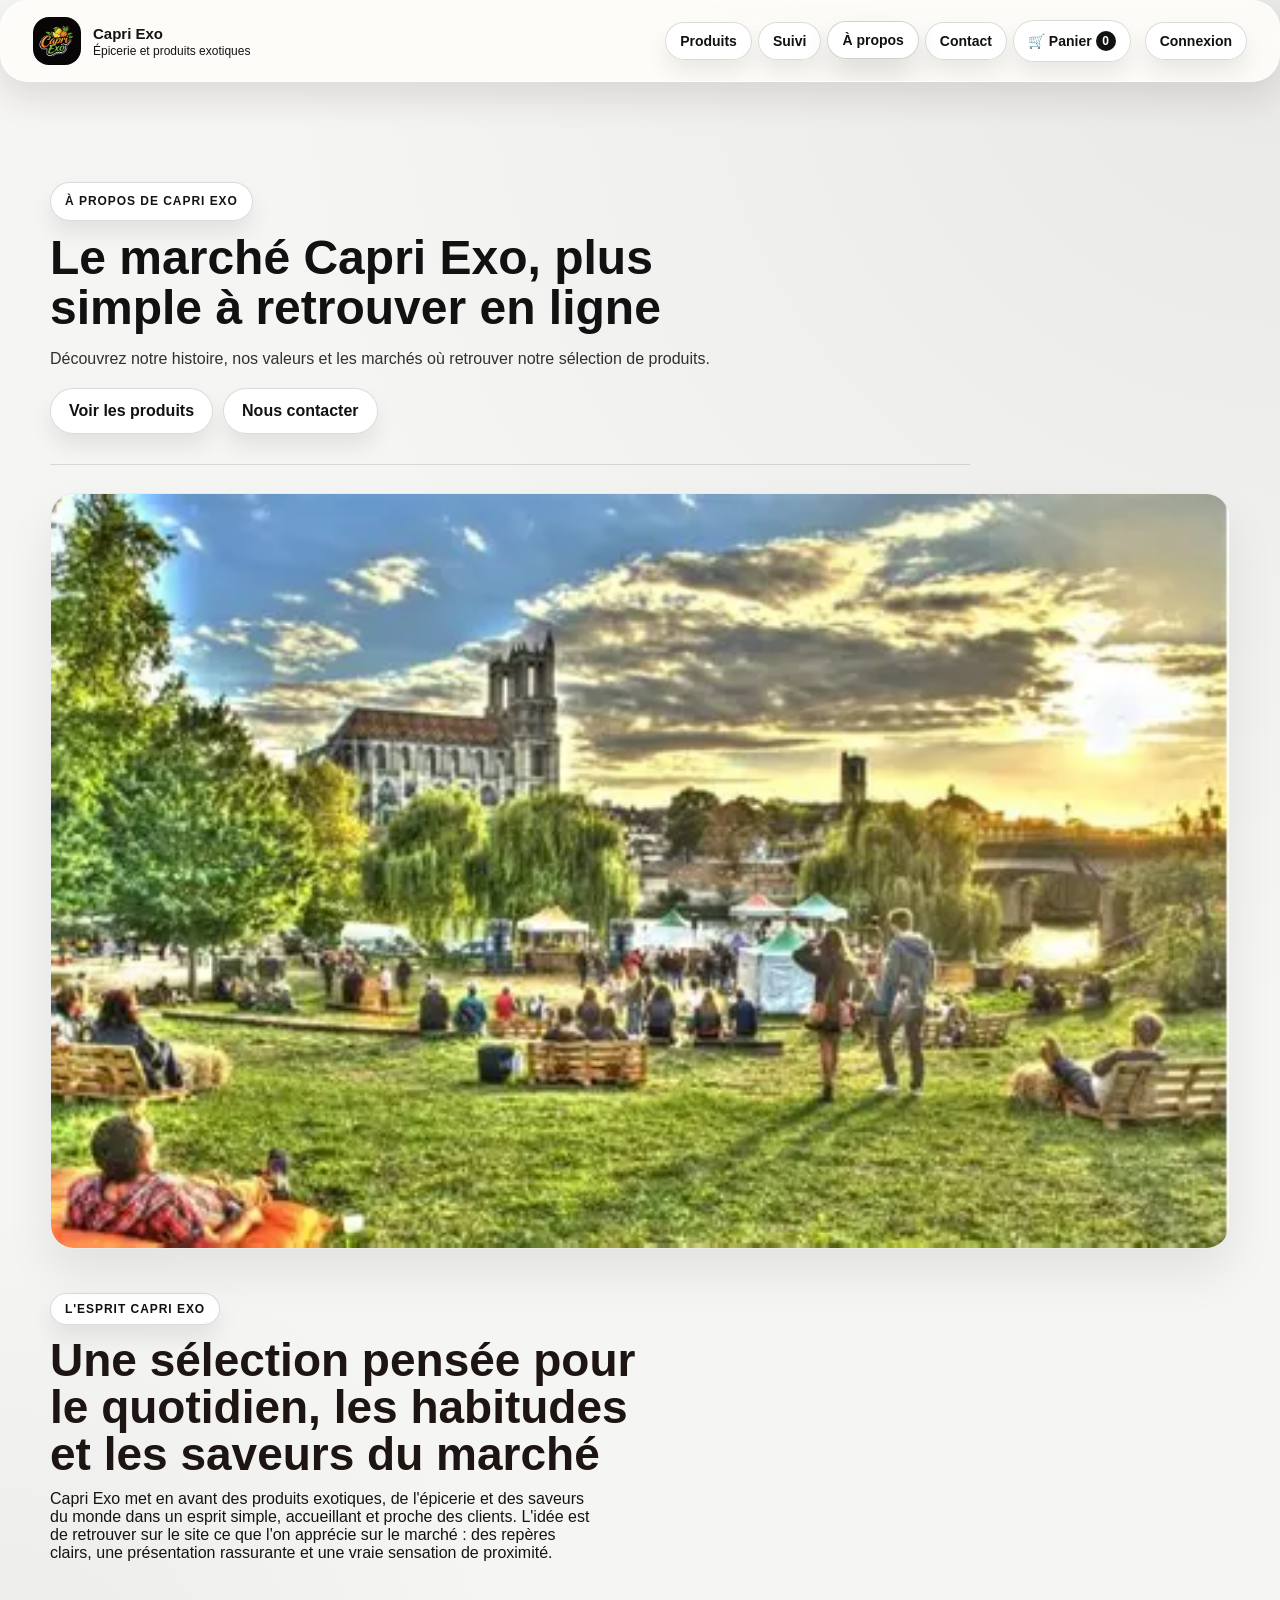
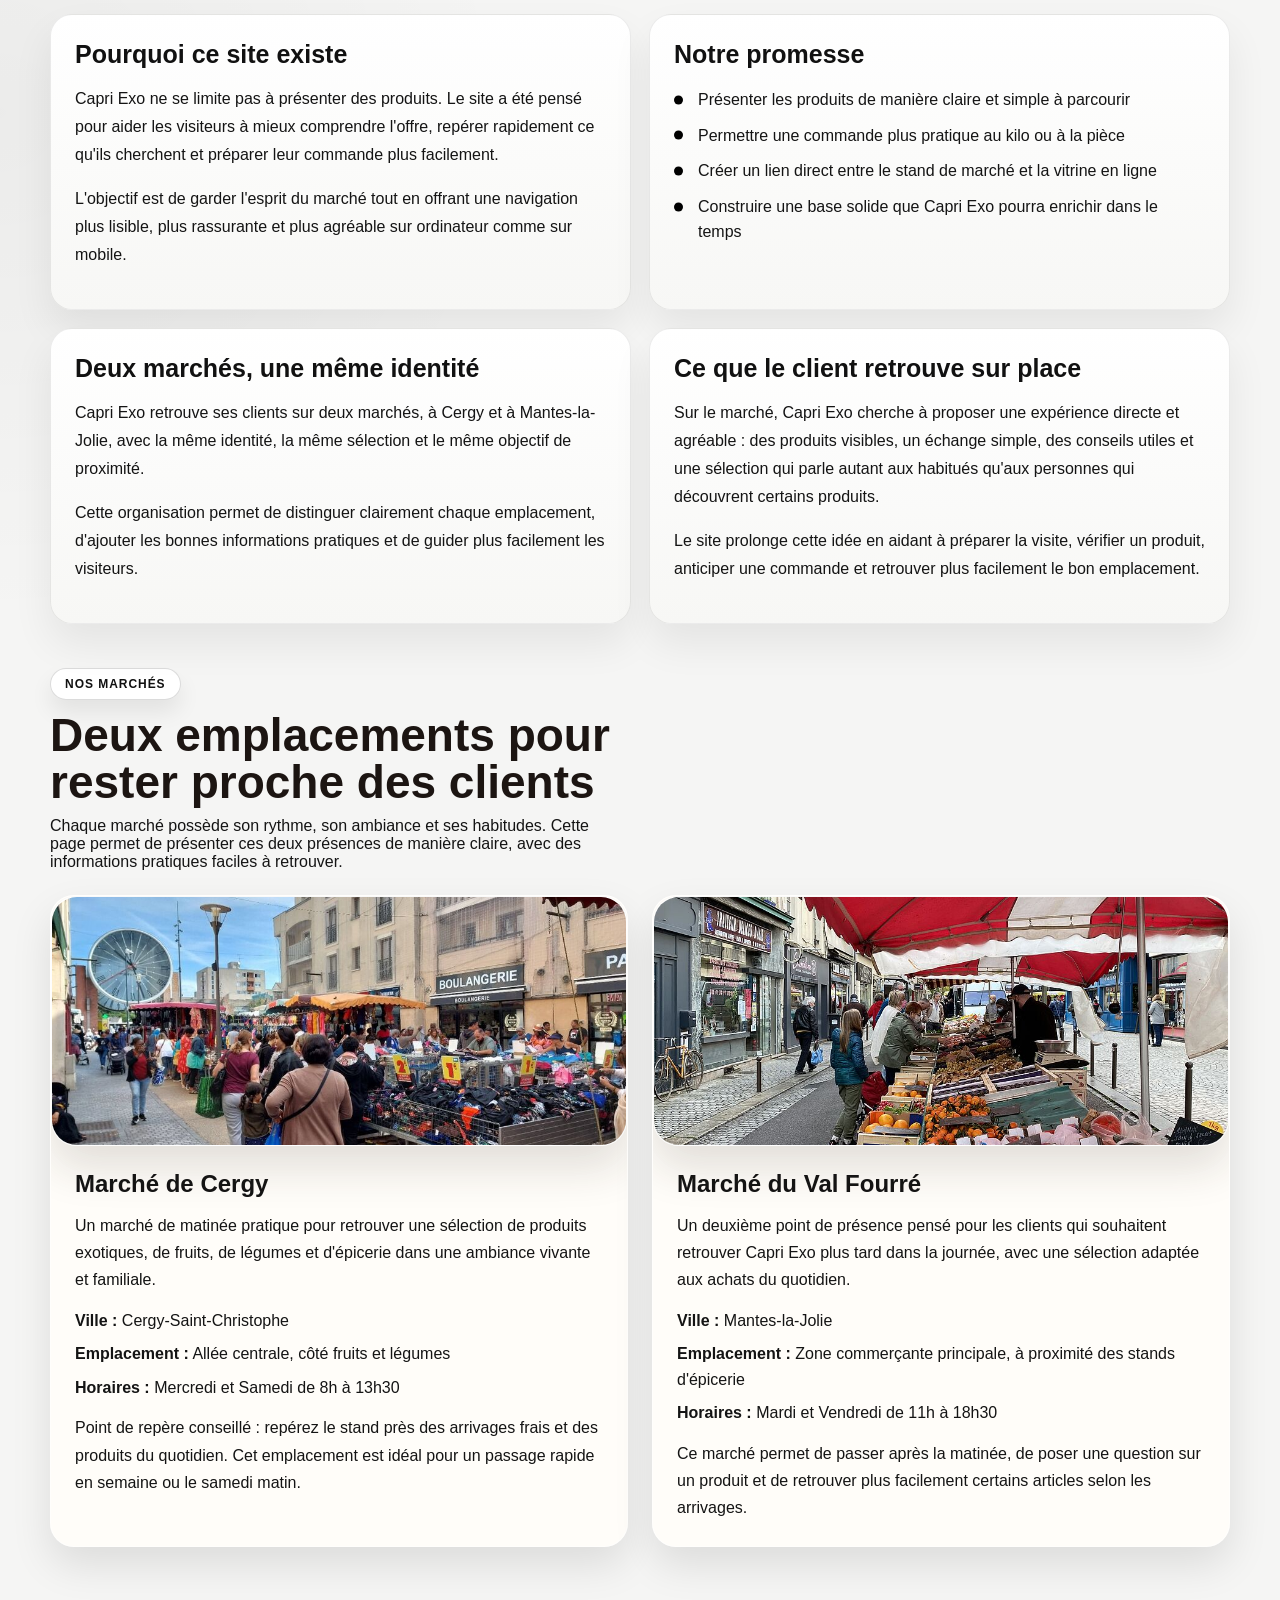
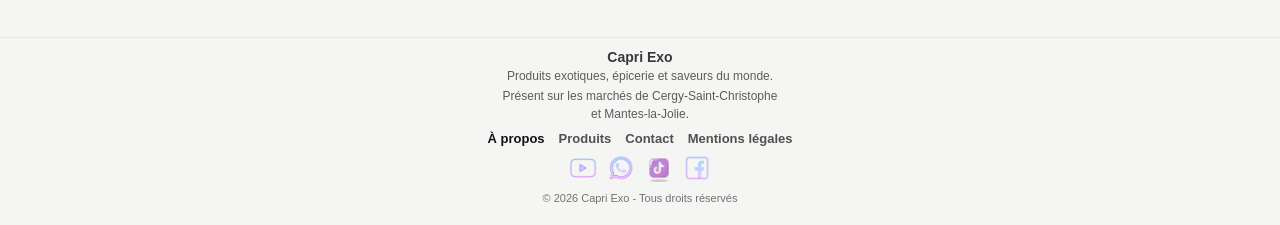
<file: apropos.html>
<!DOCTYPE html>

<html lang="fr">

<head>
  
  <meta charset="UTF-8">
  
  <meta name="viewport" content="width=device-width, initial-scale=1.0">
  
  <title>Capri Exo - À propos</title>
  
  <meta name="description" content="Découvrez l'histoire de Capri Exo, la vision du stand de marché et les informations utiles pour relier le site à la présence sur le marché.">
  <!-- Feuilles de style separees ; responsive.css reste charge en dernier. -->
  <link rel="stylesheet" href="css/base.css">
  <link rel="stylesheet" href="css/suivi.css">
  <link rel="stylesheet" href="css/header.css">
  <link rel="stylesheet" href="css/components.css">
  <link rel="stylesheet" href="css/home.css">
  <link rel="stylesheet" href="css/pages.css">
  <link rel="stylesheet" href="css/products.css">
  <link rel="stylesheet" href="css/cart.css">
  <link rel="stylesheet" href="css/footer.css">
  <link rel="stylesheet" href="css/animations.css">
  <link rel="stylesheet" href="css/responsive.css">
<link rel="icon" href="images/logocapriexo.png">
  <script defer src="js/data.js"></script>
  <script defer src="js/core.js"></script>
  <script defer src="js/search.js"></script>
  <script defer src="js/products.js"></script>
  <script defer src="js/cart.js"></script>
  <script defer src="js/contact.js"></script>
  <script defer src="js/main.js"></script>
</head>

<body class="page-standard page-about">
  
  <!-- Navigation principale -->
  
  <nav class="site-nav">
    
    <a href="index.html" class="brand" aria-label="Accueil Capri Exo">
      
      <span class="brand-mark"><img src="images/logocapriexo.png" alt="Logo Capri Exo"></span>
      
      <span class="brand-text">
        
        <strong>Capri Exo</strong>
        
        <small>Épicerie et produits exotiques</small>
      </span>
    </a>

    
    <div class="nav-links">
      
      <a href="index.html#catalogue-produits">Produits</a>
      <a href="suivi.html">Suivi</a>
      
      <a href="apropos.html" aria-current="page">À propos</a>
      
      <a href="contact.html">Contact</a>
      
      <a href="panier.html">🛒 Panier <span class="badge-panier">0</span></a>
      
      <a href="connexion.html" class="nav-login-link">Connexion</a>
    </div>

  </nav>

  
  <!-- Contenu principal -->

  
  <main class="about-page">
    
    <section class="page-banner page-banner-left">
      
      <p class="eyebrow">À propos de Capri Exo</p>
      
      <h1>Le marché Capri Exo, plus simple à retrouver en ligne</h1>
      
      <p>Découvrez notre histoire, nos valeurs et les marchés où retrouver notre sélection de produits.</p>

      <div class="page-actions">
        <a class="button button-primary" href="index.html#catalogue-produits">Voir les produits</a>
        <a class="button button-secondary" href="contact.html">Nous contacter</a>
      </div>
    </section>

    <section class="about-hero-visual" aria-label="Emplacement photo principal à propos">
      <div class="photo-frame photo-frame-large">
        <div class="photo-placeholder">
          <img src="images/stand de marché a propos.webp" alt="Photo principale du stand Capri Exo">
        </div>
      </div>
    </section>

    <section class="section">
      <div class="section-heading section-heading-left">
        <p class="eyebrow">L'esprit Capri Exo</p>
        <h2>Une sélection pensée pour le quotidien, les habitudes et les saveurs du marché</h2>
        <p>
          Capri Exo met en avant des produits exotiques, de l'épicerie et des saveurs du monde
          dans un esprit simple, accueillant et proche des clients. L'idée est de retrouver sur
          le site ce que l'on apprécie sur le marché : des repères clairs, une présentation
          rassurante et une vraie sensation de proximité.
        </p>
      </div>
    </section>

    
    <section class="about-grid">
      
      <article class="content-card">
        
        <h2>Pourquoi ce site existe</h2>
        
        <p>
          Capri Exo ne se limite pas à présenter des produits. Le site a été pensé pour aider
          les visiteurs à mieux comprendre l'offre, repérer rapidement ce qu'ils cherchent
          et préparer leur commande plus facilement.
        </p>
        
        <p>
          L'objectif est de garder l'esprit du marché tout en offrant une navigation plus
          lisible, plus rassurante et plus agréable sur ordinateur comme sur mobile.
        </p>
      </article>

      
      <article class="content-card">
        
        <h2>Notre promesse</h2>
        
        <ul class="plain-list">
          
          <li>Présenter les produits de manière claire et simple à parcourir</li>
          
          <li>Permettre une commande plus pratique au kilo ou à la pièce</li>
          
          <li>Créer un lien direct entre le stand de marché et la vitrine en ligne</li>
          
          <li>Construire une base solide que Capri Exo pourra enrichir dans le temps</li>
        </ul>
      </article>

      
      <article class="content-card">
        
        <h2>Deux marchés, une même identité</h2>
        
        <p>
          Capri Exo retrouve ses clients sur deux marchés, à Cergy et à Mantes-la-Jolie,
          avec la même identité, la même sélection et le même objectif de proximité.
        </p>
        <p>
          Cette organisation permet de distinguer clairement chaque emplacement, d'ajouter
          les bonnes informations pratiques et de guider plus facilement les visiteurs.
        </p>
      </article>

      <article class="content-card">
        <h2>Ce que le client retrouve sur place</h2>
        <p>
          Sur le marché, Capri Exo cherche à proposer une expérience directe et agréable :
          des produits visibles, un échange simple, des conseils utiles et une sélection qui
          parle autant aux habitués qu'aux personnes qui découvrent certains produits.
        </p>
        <p>
          Le site prolonge cette idée en aidant à préparer la visite, vérifier un produit,
          anticiper une commande et retrouver plus facilement le bon emplacement.
        </p>
      </article>
    </section>

    <section class="section about-markets-section">
      <div class="section-heading section-heading-left">
        <p class="eyebrow">Nos marchés</p>
        <h2>Deux emplacements pour rester proche des clients</h2>
        <p>Chaque marché possède son rythme, son ambiance et ses habitudes. Cette page permet de présenter ces deux présences de manière claire, avec des informations pratiques faciles à retrouver.</p>
      </div>

      <div id="aboutMarketsGrid" class="market-locations-grid" aria-label="Marchés Capri Exo"></div>
    </section>

  </main>

  
  <!-- Pied de page -->

  
  <footer class="site-footer">
    
    
    <div class="footer-main">
      
      <div class="footer-brand">
        
        <strong>Capri Exo</strong>
        
        <p>Produits exotiques, épicerie et saveurs du monde.</p>
      </div>

      
      <div class="footer-links">
        
        <a href="apropos.html">À propos</a>
        
        <a href="index.html#catalogue-produits">Produits</a>
        
        <a href="contact.html">Contact</a>
        
        <a href="mentionlegales.html">Mentions légales</a>
      </div>

      
      <div class="footer-socials" aria-label="Réseaux sociaux">
        <a href="https://www.youtube.com" target="_blank" rel="noopener noreferrer" aria-label="YouTube">
          <img src="images/youtubelogo.png" alt="YouTube">
        </a>
        <a href="whatsapp.html" aria-label="WhatsApp et téléphone">
          <img src="images/whatapplogo.png" alt="WhatsApp">
        </a>
        <a href="https://www.tiktok.com" target="_blank" rel="noopener noreferrer" aria-label="TikTok">
          <img src="images/tiktoklogo.png" alt="TikTok">
        </a>
        <a href="https://www.facebook.com" target="_blank" rel="noopener noreferrer" aria-label="Facebook">
          <img src="images/facebooklogo.png" alt="Facebook">
        </a>
      </div>

      
      <p class="footer-copy">&copy; 2026 Capri Exo - Tous droits réservés</p>
    </div>

    
  </footer>

  
</body>

</html>
</file>
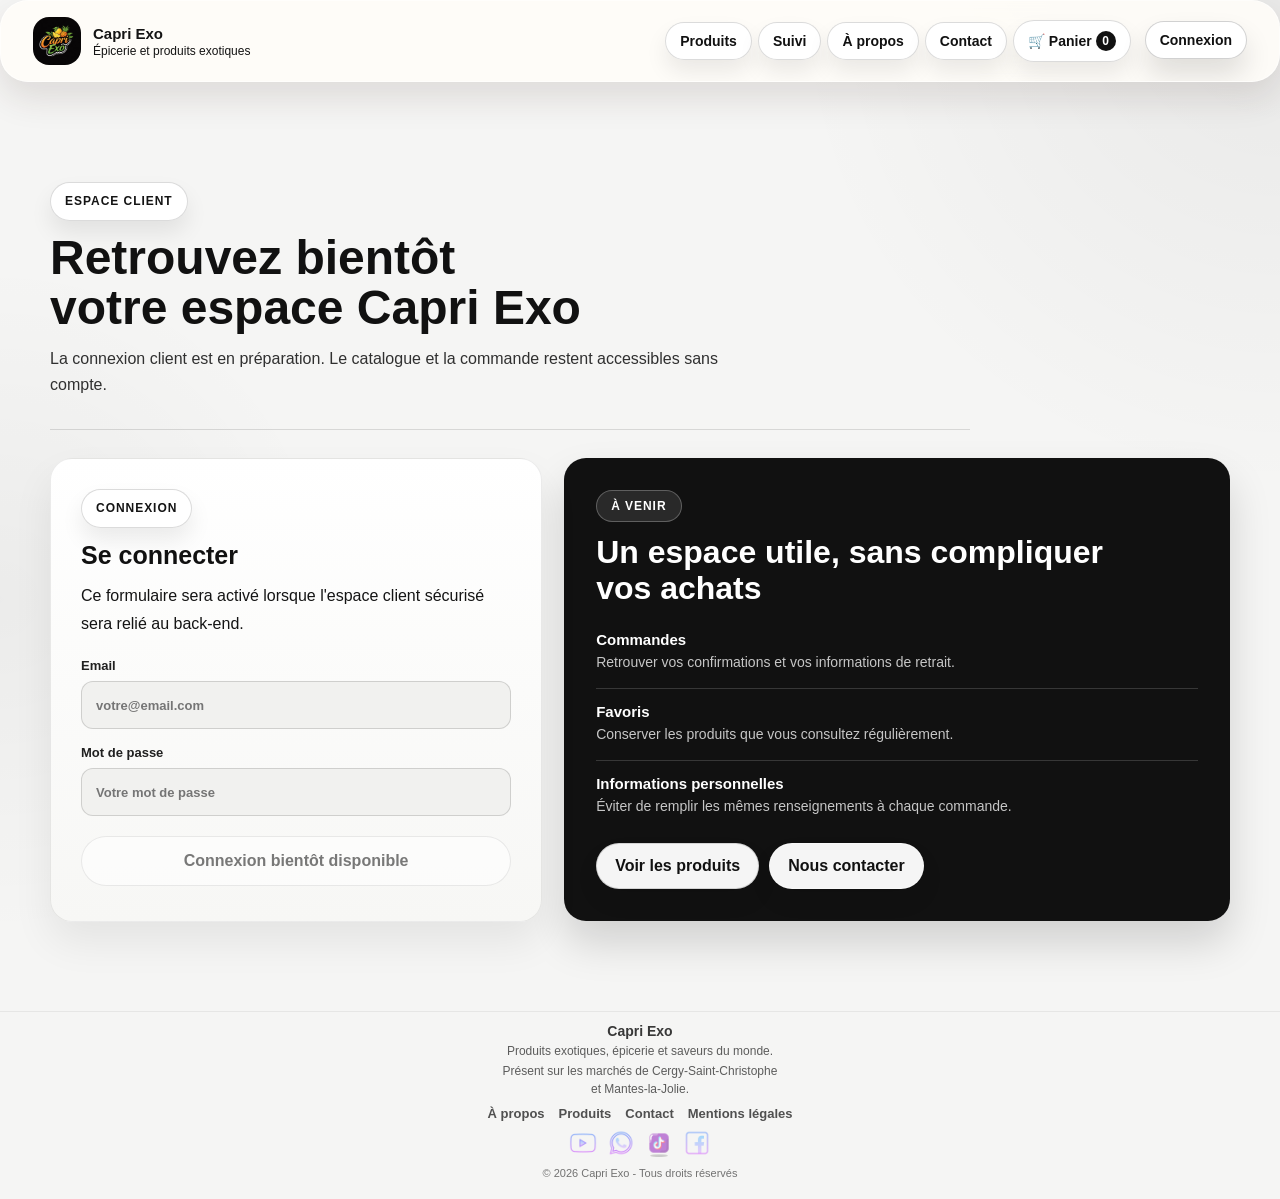
<file: connexion.html>
<!DOCTYPE html>
<html lang="fr">
<head>
  <meta charset="UTF-8">
  <meta name="viewport" content="width=device-width, initial-scale=1.0">
  <title>Capri Exo - Connexion</title>
  <meta name="description" content="Connectez-vous à votre espace Capri Exo pour retrouver vos informations, commandes et favoris lorsque cette partie sera activée.">
  <!-- Feuilles de style separees ; responsive.css reste charge en dernier. -->
  <link rel="stylesheet" href="css/base.css">
  <link rel="stylesheet" href="css/suivi.css">
  <link rel="stylesheet" href="css/header.css">
  <link rel="stylesheet" href="css/components.css">
  <link rel="stylesheet" href="css/home.css">
  <link rel="stylesheet" href="css/pages.css">
  <link rel="stylesheet" href="css/products.css">
  <link rel="stylesheet" href="css/cart.css">
  <link rel="stylesheet" href="css/footer.css">
  <link rel="stylesheet" href="css/animations.css">
  <link rel="stylesheet" href="css/responsive.css">
<link rel="icon" href="images/logocapriexo.png">
  <script defer src="js/data.js"></script>
  <script defer src="js/core.js"></script>
  <script defer src="js/search.js"></script>
  <script defer src="js/products.js"></script>
  <script defer src="js/cart.js"></script>
  <script defer src="js/contact.js"></script>
  <script defer src="js/main.js"></script>
</head>
<body class="page-standard page-login">
  <!-- Navigation principale -->
  <nav class="site-nav">
    <a href="index.html" class="brand" aria-label="Accueil Capri Exo">
      <span class="brand-mark"><img src="images/logocapriexo.png" alt="Logo Capri Exo"></span>
      <span class="brand-text">
        <strong>Capri Exo</strong>
        <small>Épicerie et produits exotiques</small>
      </span>
    </a>

    <div class="nav-links">
      <a href="index.html#catalogue-produits">Produits</a>
      <a href="suivi.html">Suivi</a>
      <a href="apropos.html">À propos</a>
      <a href="contact.html">Contact</a>
      <a href="panier.html">🛒 Panier <span class="badge-panier">0</span></a>
      <a href="connexion.html" class="nav-login-link" aria-current="page">Connexion</a>
    </div>
  </nav>

  <!-- Contenu principal -->

  <main class="login-page">
    <section class="page-banner page-banner-left">
      <p class="eyebrow">Espace client</p>
      <h1>Retrouvez bientôt votre espace Capri Exo</h1>
      <p>La connexion client est en préparation. Le catalogue et la commande restent accessibles sans compte.</p>
    </section>

    <section class="login-layout">
      <article class="content-card login-card">
        <p class="eyebrow">Connexion</p>
        <h2>Se connecter</h2>
        <p class="login-intro">Ce formulaire sera activé lorsque l'espace client sécurisé sera relié au back-end.</p>

        <form class="form-stack" aria-label="Formulaire de connexion à venir">
          <label>
            Email
            <input type="email" autocomplete="email" placeholder="votre@email.com" disabled>
          </label>

          <label>
            Mot de passe
            <input type="password" autocomplete="current-password" placeholder="Votre mot de passe" disabled>
          </label>

          <button class="button button-primary" type="button" disabled>Connexion bientôt disponible</button>
        </form>
      </article>

      <aside class="login-benefits" aria-label="Fonctionnalités de l'espace client">
        <p class="eyebrow">À venir</p>
        <h2>Un espace utile, sans compliquer vos achats</h2>
        <ul class="login-benefits-list">
          <li>
            <strong>Commandes</strong>
            <span>Retrouver vos confirmations et vos informations de retrait.</span>
          </li>
          <li>
            <strong>Favoris</strong>
            <span>Conserver les produits que vous consultez régulièrement.</span>
          </li>
          <li>
            <strong>Informations personnelles</strong>
            <span>Éviter de remplir les mêmes renseignements à chaque commande.</span>
          </li>
        </ul>
        <div class="page-actions">
          <a class="button button-primary" href="index.html#catalogue-produits">Voir les produits</a>
          <a class="button button-secondary" href="contact.html">Nous contacter</a>
        </div>
      </aside>
    </section>
  </main>

  <!-- Pied de page -->

  <footer class="site-footer">
    <div class="footer-main">
      <div class="footer-brand">
        <strong>Capri Exo</strong>
        <p>Produits exotiques, épicerie et saveurs du monde.</p>
      </div>

      <div class="footer-links">
        <a href="apropos.html">À propos</a>
        <a href="index.html#catalogue-produits">Produits</a>
        <a href="contact.html">Contact</a>
        <a href="mentionlegales.html">Mentions légales</a>
      </div>

      <div class="footer-socials" aria-label="Réseaux sociaux">
        <a href="https://www.youtube.com" target="_blank" rel="noopener noreferrer" aria-label="YouTube">
          <img src="images/youtubelogo.png" alt="YouTube">
        </a>
        <a href="whatsapp.html" aria-label="WhatsApp et téléphone">
          <img src="images/whatapplogo.png" alt="WhatsApp">
        </a>
        <a href="https://www.tiktok.com" target="_blank" rel="noopener noreferrer" aria-label="TikTok">
          <img src="images/tiktoklogo.png" alt="TikTok">
        </a>
        <a href="https://www.facebook.com" target="_blank" rel="noopener noreferrer" aria-label="Facebook">
          <img src="images/facebooklogo.png" alt="Facebook">
        </a>
      </div>

      <p class="footer-copy">© 2026 Capri Exo - Tous droits réservés</p>
    </div>

  </footer>
</body>
</html>
</file>
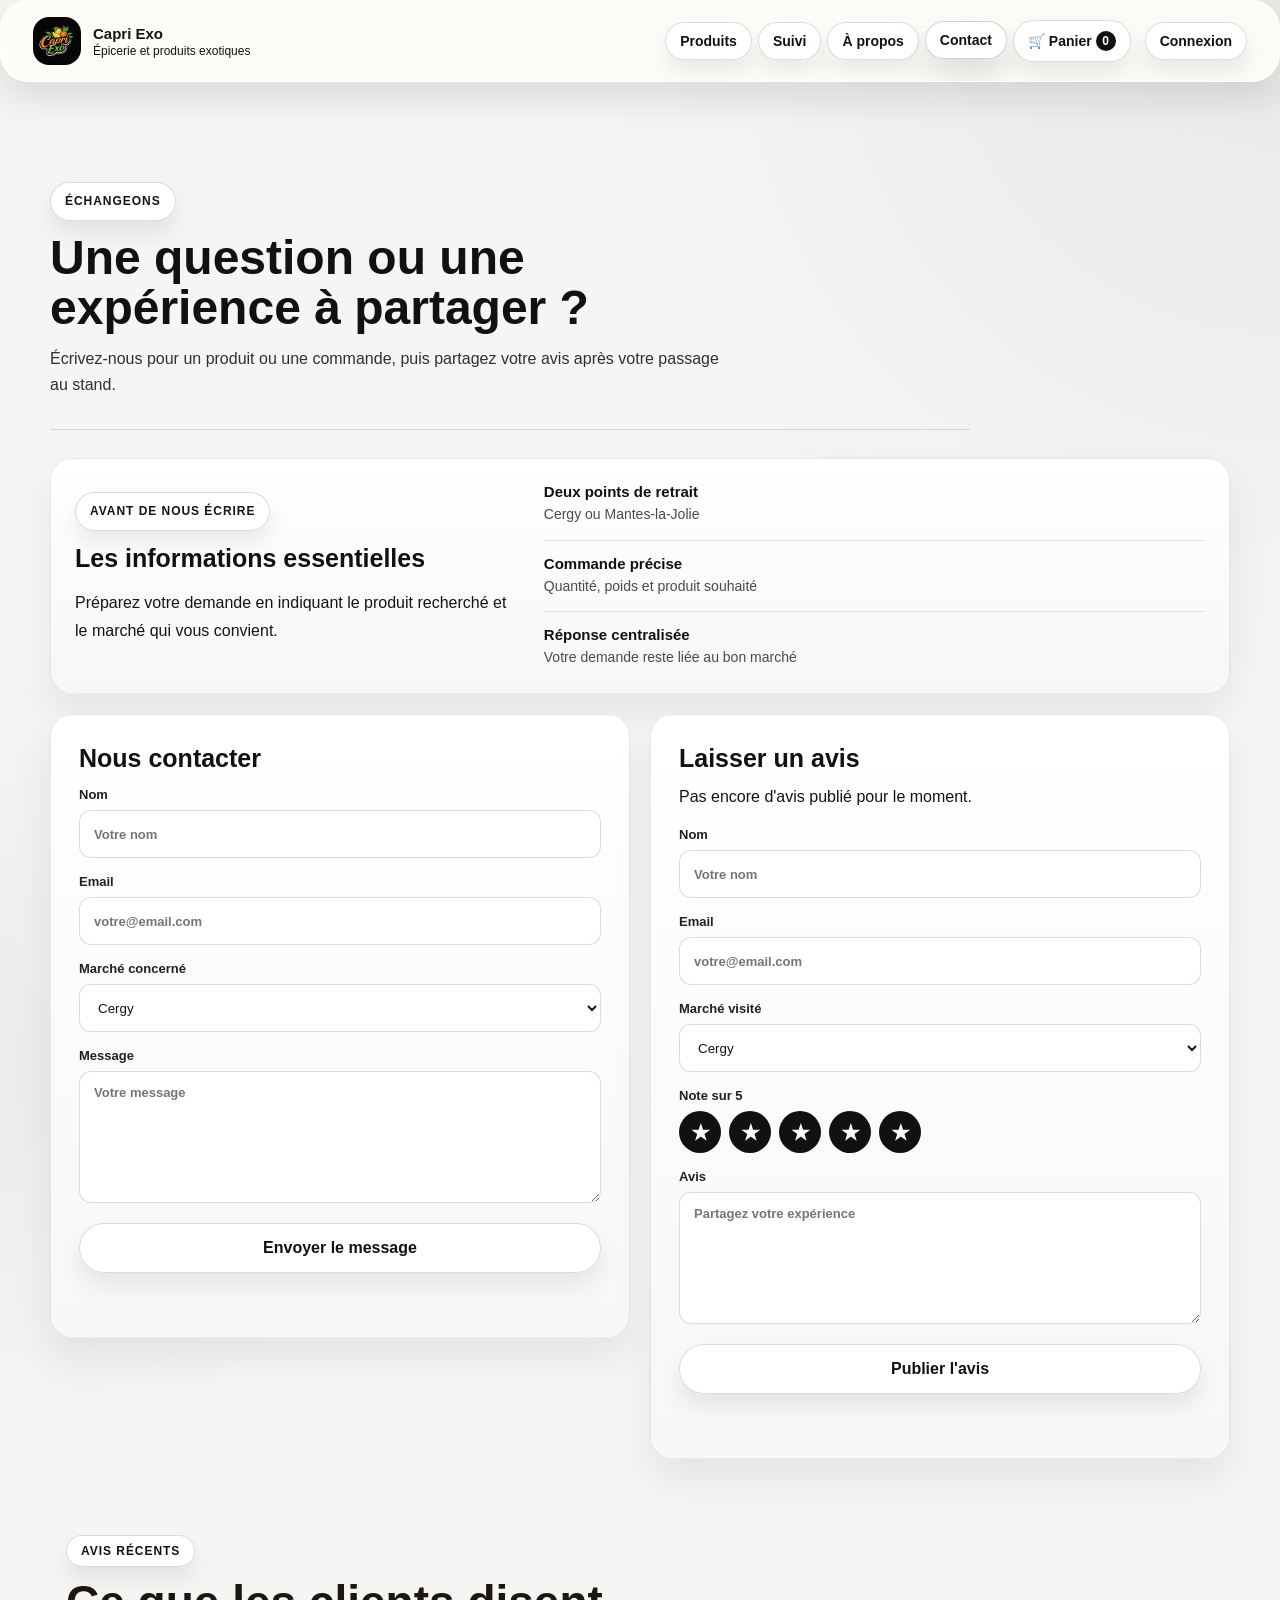
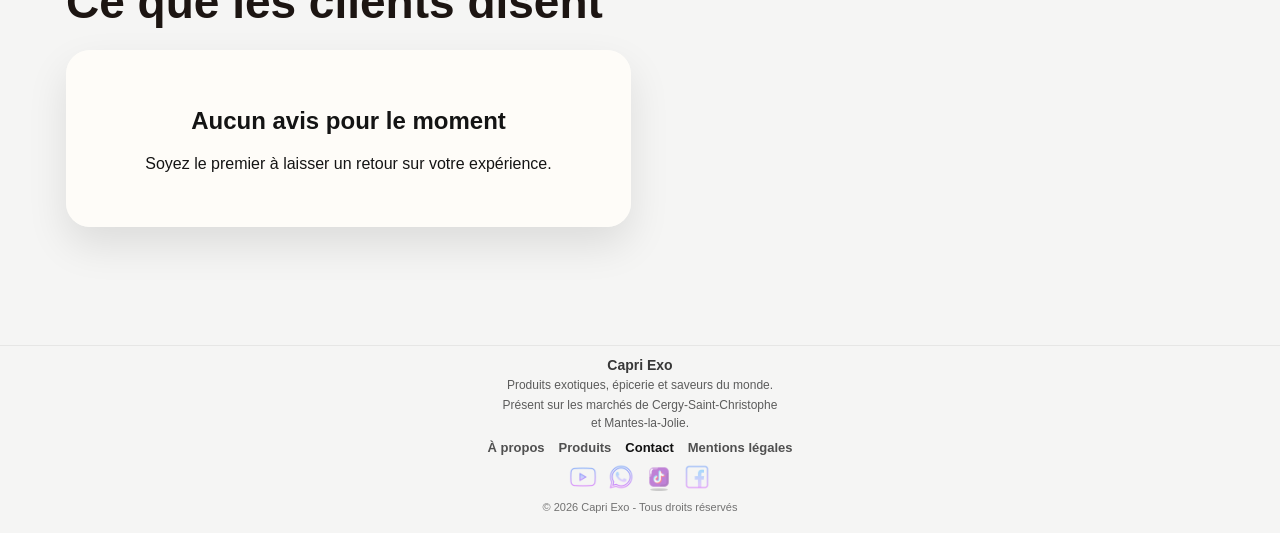
<file: contact.html>
<!DOCTYPE html>

<html lang="fr">

<head>
  
  <meta charset="UTF-8">
  
  <meta name="viewport" content="width=device-width, initial-scale=1.0">
  
  <title>Capri Exo - Contact et avis</title>
  <meta name="description" content="Contactez Capri Exo, laissez un avis client avec une note sur 5 et retrouvez les informations utiles du stand de marché.">
  <!-- Feuilles de style separees ; responsive.css reste charge en dernier. -->
  <link rel="stylesheet" href="css/base.css">
  <link rel="stylesheet" href="css/suivi.css">
  <link rel="stylesheet" href="css/header.css">
  <link rel="stylesheet" href="css/components.css">
  <link rel="stylesheet" href="css/home.css">
  <link rel="stylesheet" href="css/pages.css">
  <link rel="stylesheet" href="css/products.css">
  <link rel="stylesheet" href="css/cart.css">
  <link rel="stylesheet" href="css/footer.css">
  <link rel="stylesheet" href="css/animations.css">
  <link rel="stylesheet" href="css/responsive.css">
<link rel="icon" href="images/logocapriexo.png">
  <script defer src="js/data.js"></script>
  <script defer src="js/core.js"></script>
  <script defer src="js/search.js"></script>
  <script defer src="js/products.js"></script>
  <script defer src="js/cart.js"></script>
  <script defer src="js/contact.js"></script>
  <script defer src="js/main.js"></script>
</head>

<body class="page-standard page-contact">
  
  <!-- Navigation principale -->
  
  <nav class="site-nav">
    
    <a href="index.html" class="brand" aria-label="Accueil Capri Exo">
      
      <span class="brand-mark"><img src="images/logocapriexo.png" alt="Logo Capri Exo"></span>
      
      <span class="brand-text">
        
        <strong>Capri Exo</strong>
        
        <small>Épicerie et produits exotiques</small>
      </span>
    </a>

    
    <div class="nav-links">
      
      <a href="index.html#catalogue-produits">Produits</a>
      <a href="suivi.html">Suivi</a>
      
      <a href="apropos.html">À propos</a>
      
      <a href="contact.html" aria-current="page">Contact</a>
      
      <a href="panier.html">🛒 Panier <span class="badge-panier">0</span></a>
      
      <a href="connexion.html" class="nav-login-link">Connexion</a>
    </div>
    
  </nav>

  
  <!-- Contenu principal -->

  
  <main class="contact-page">
    
    <section class="page-banner page-banner-left">
      
      <p class="eyebrow">Échangeons</p>
      
      <h1>Une question ou une expérience à partager ?</h1>
      
      <p>Écrivez-nous pour un produit ou une commande, puis partagez votre avis après votre passage au stand.</p>
    </section>

    
    <section class="contact-layout contact-grid">
      
      <article class="content-card contact-info-card">
        <div>
          <p class="eyebrow">Avant de nous écrire</p>
          <h2>Les informations essentielles</h2>
          <p>Préparez votre demande en indiquant le produit recherché et le marché qui vous convient.</p>
        </div>

        <ul class="contact-highlights">
          <li>
            <strong>Deux points de retrait</strong>
            <span>Cergy ou Mantes-la-Jolie</span>
          </li>
          <li>
            <strong>Commande précise</strong>
            <span>Quantité, poids et produit souhaité</span>
          </li>
          <li>
            <strong>Réponse centralisée</strong>
            <span>Votre demande reste liée au bon marché</span>
          </li>
        </ul>
      </article>

      
      <article class="content-card contact-form-card">
        
        <h2>Nous contacter</h2>
        
        <form id="formContact" class="form-stack">
          
          <label>
            Nom
            <input id="contactNom" type="text" required placeholder="Votre nom">
          </label>

          
          <label>
            Email
            <input id="contactEmail" type="email" required placeholder="votre@email.com">
          </label>

          <label>
            Marché concerné
            <select id="contactMarket">
              <option value="cergy">Cergy</option>
              <option value="mantes-la-jolie">Mantes-la-Jolie</option>
            </select>
          </label>

          
          <label>
            Message
            <textarea id="contactMessage" required placeholder="Votre message"></textarea>
          </label>

          
          <button class="button button-primary" type="submit">Envoyer le message</button>
        </form>
        
        <p id="messageContact" class="form-message"></p>
      </article>

      
      <article class="content-card review-form-card">
        
        <h2>Laisser un avis</h2>
        <p id="reviewSummary" class="muted"></p>
        
        <form id="formAvis" class="form-stack">
          
          <label>
            Nom
            <input id="avisNom" type="text" required placeholder="Votre nom">
          </label>

          
          <label>
            Email
            <input id="avisEmail" type="email" required placeholder="votre@email.com">
          </label>

          <label>
            Marché visité
            <select id="avisMarket">
              <option value="cergy">Cergy</option>
              <option value="mantes-la-jolie">Mantes-la-Jolie</option>
            </select>
          </label>

          
          <label>
            Note sur 5
            <input id="avisNote" type="hidden" value="5" required>
            <div class="rating-picker" role="radiogroup" aria-label="Note sur 5">
              <button class="rating-star is-active" type="button" data-rating-value="1" aria-label="1 étoile">★</button>
              <button class="rating-star is-active" type="button" data-rating-value="2" aria-label="2 étoiles">★</button>
              <button class="rating-star is-active" type="button" data-rating-value="3" aria-label="3 étoiles">★</button>
              <button class="rating-star is-active" type="button" data-rating-value="4" aria-label="4 étoiles">★</button>
              <button class="rating-star is-active" type="button" data-rating-value="5" aria-label="5 étoiles">★</button>
            </div>
          </label>

          
          <label>
            Avis
            <textarea id="avisTexte" required placeholder="Partagez votre expérience"></textarea>
          </label>

          
          <button class="button button-primary" type="submit">Publier l'avis</button>
        </form>
        
        <p id="messageAvis" class="form-message"></p>
      </article>
    </section>

    
    <section class="section">
      
      <div class="section-heading section-heading-left">
        
        <p class="eyebrow">Avis récents</p>
        
        <h2>Ce que les clients disent</h2>
      </div>
      
      <div id="listeAvis" class="review-list"></div>
    </section>
  </main>

  
  <!-- Pied de page -->

  
  <footer class="site-footer">
    
    
    <div class="footer-main">
      
      <div class="footer-brand">
        
        <strong>Capri Exo</strong>
        
        <p>Produits exotiques, épicerie et saveurs du monde.</p>
      </div>

      
      <div class="footer-links">
        
        <a href="apropos.html">À propos</a>
        
        <a href="index.html#catalogue-produits">Produits</a>
        
        <a href="contact.html">Contact</a>
        
        <a href="mentionlegales.html">Mentions légales</a>
      </div>

      
      <div class="footer-socials" aria-label="Réseaux sociaux">
        <a href="https://www.youtube.com" target="_blank" rel="noopener noreferrer" aria-label="YouTube">
          <img src="images/youtubelogo.png" alt="YouTube">
        </a>
        <a href="whatsapp.html" aria-label="WhatsApp et téléphone">
          <img src="images/whatapplogo.png" alt="WhatsApp">
        </a>
        <a href="https://www.tiktok.com" target="_blank" rel="noopener noreferrer" aria-label="TikTok">
          <img src="images/tiktoklogo.png" alt="TikTok">
        </a>
        <a href="https://www.facebook.com" target="_blank" rel="noopener noreferrer" aria-label="Facebook">
          <img src="images/facebooklogo.png" alt="Facebook">
        </a>
      </div>

      
      <p class="footer-copy">&copy; 2026 Capri Exo - Tous droits réservés</p>
    </div>

    
  </footer>

  
</body>

</html>
</file>
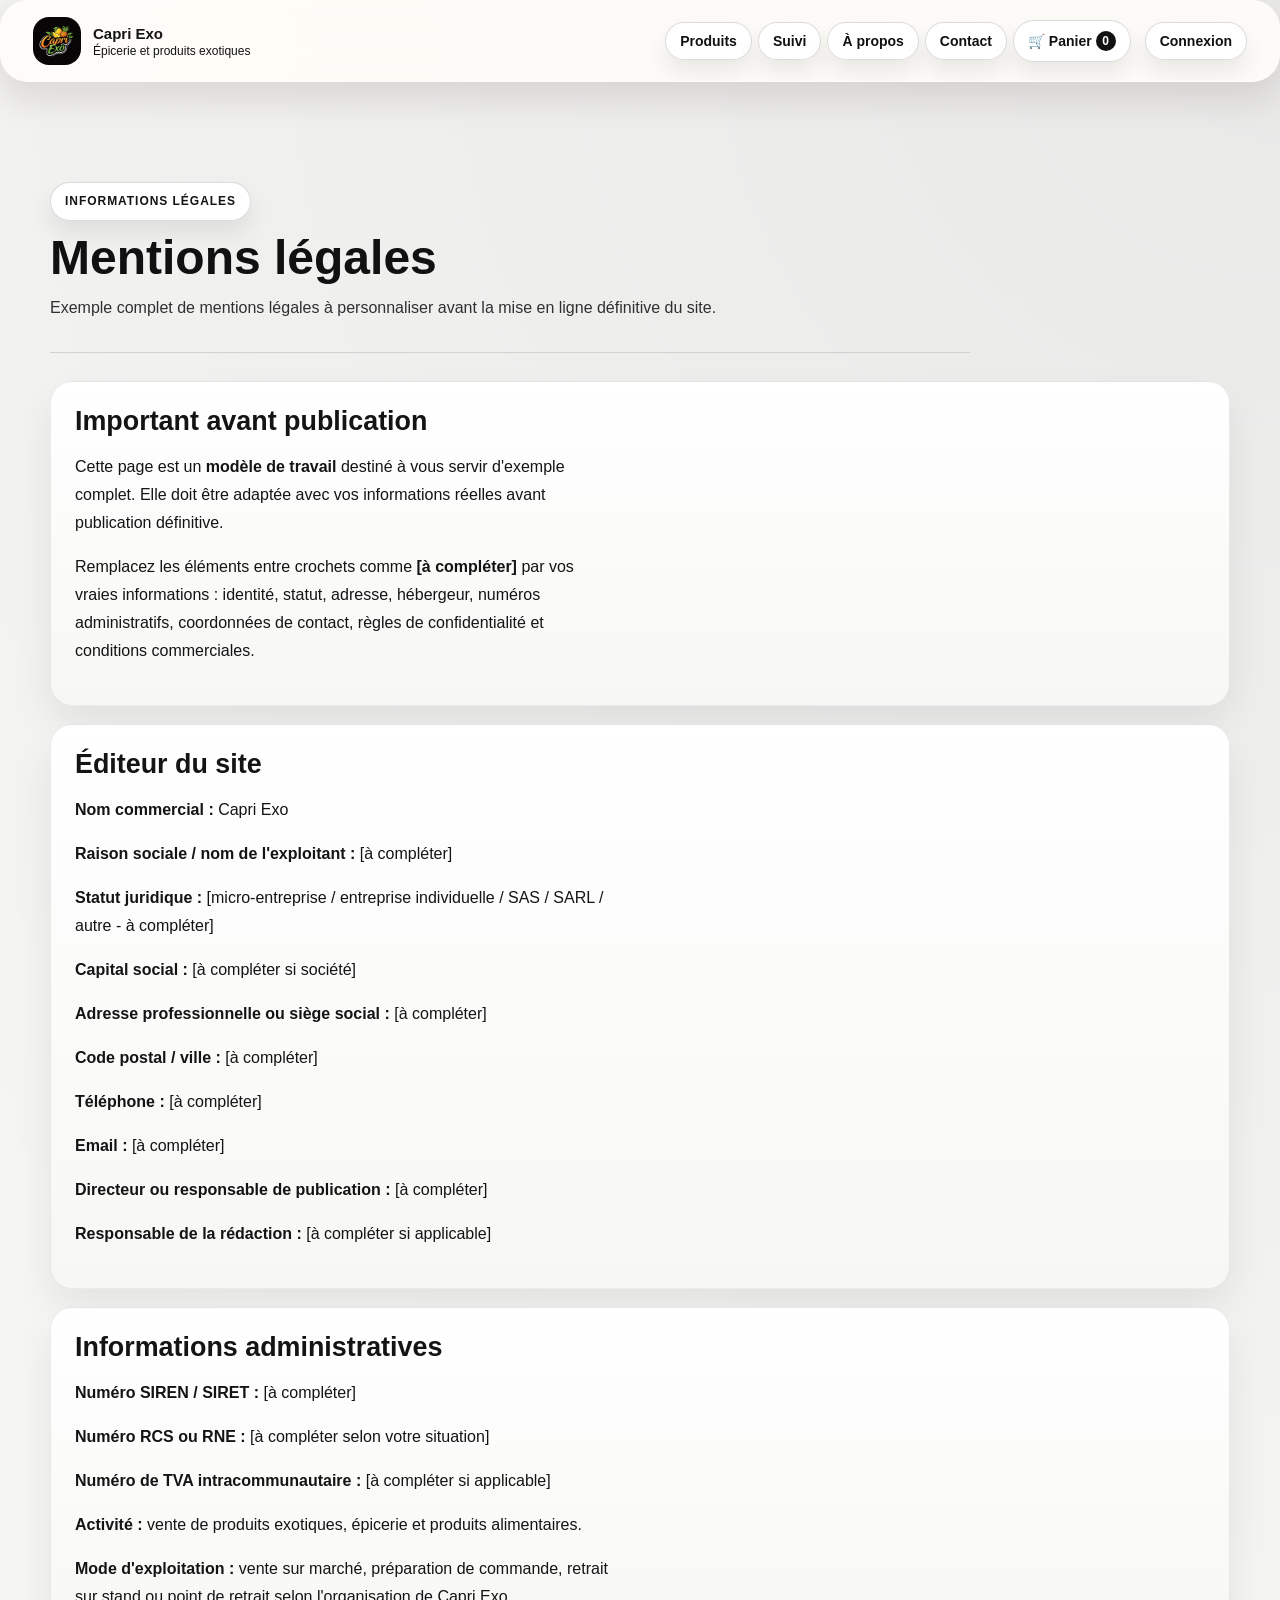
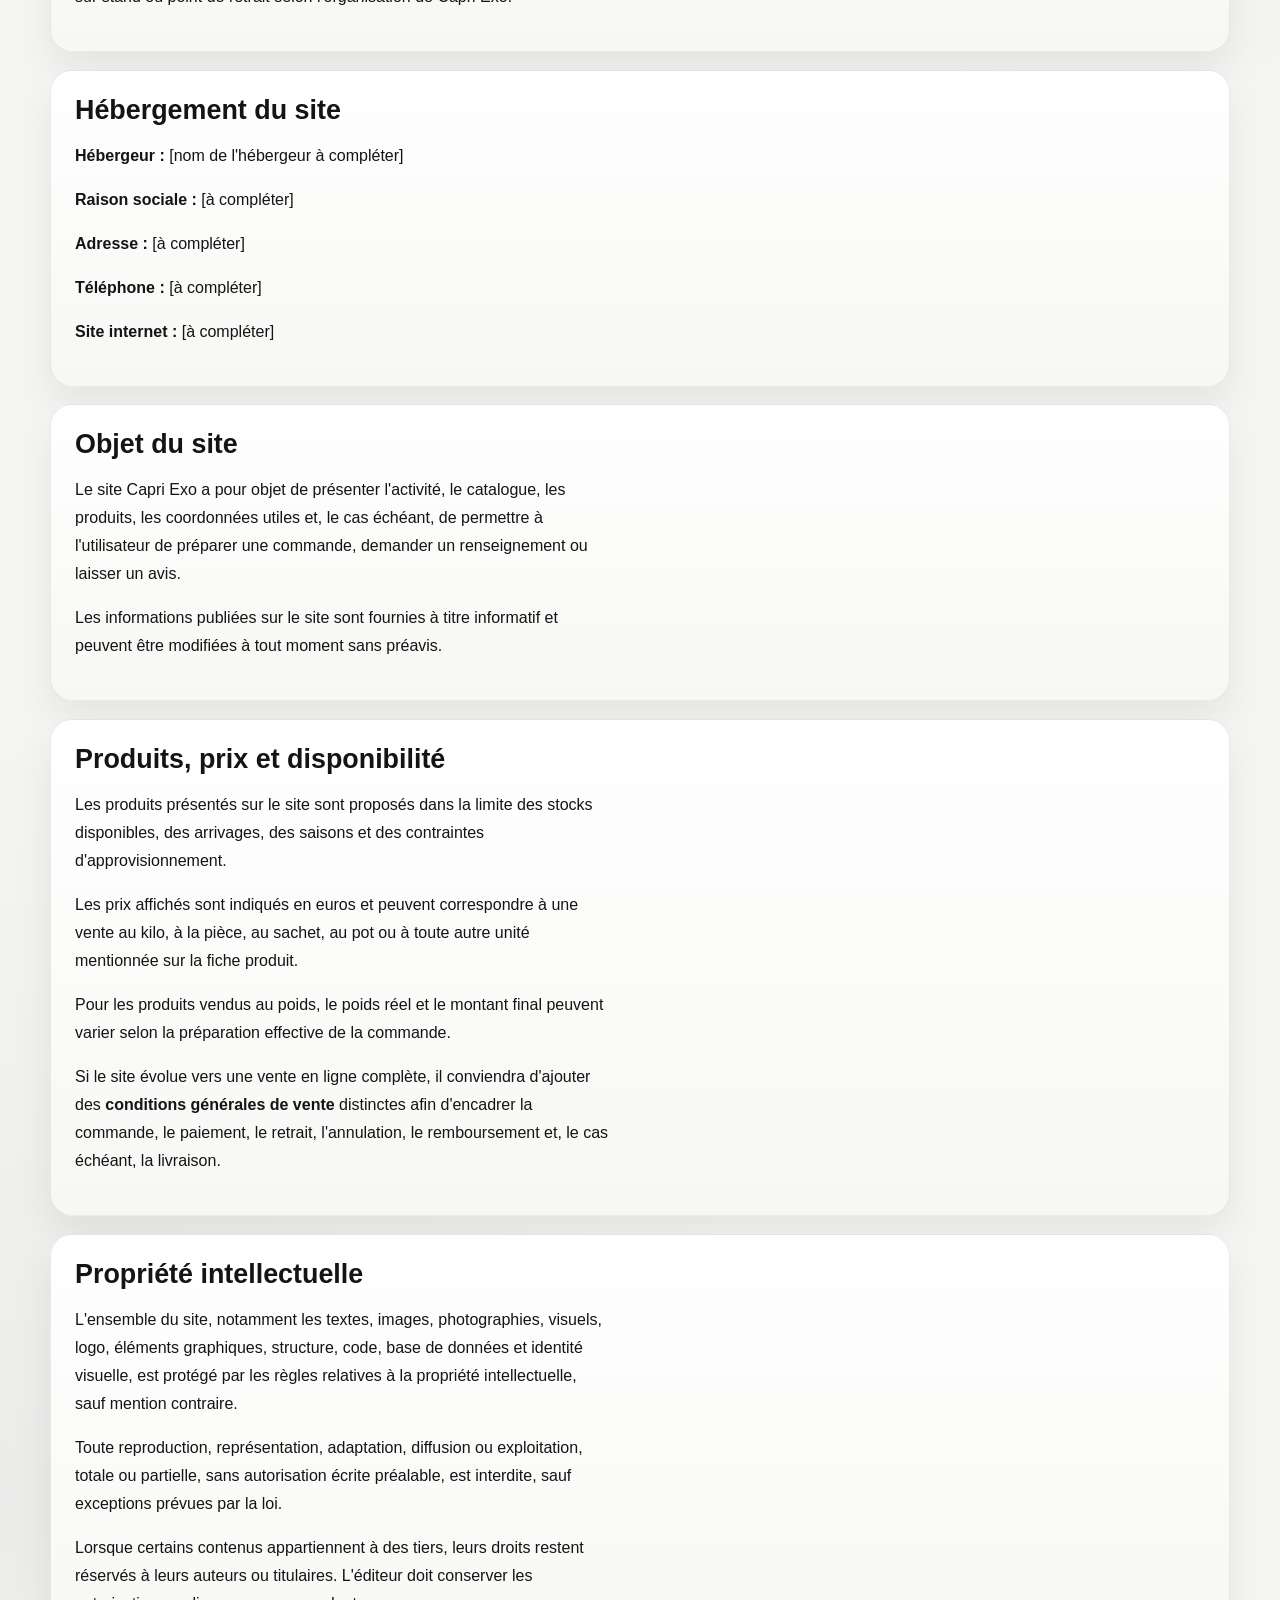
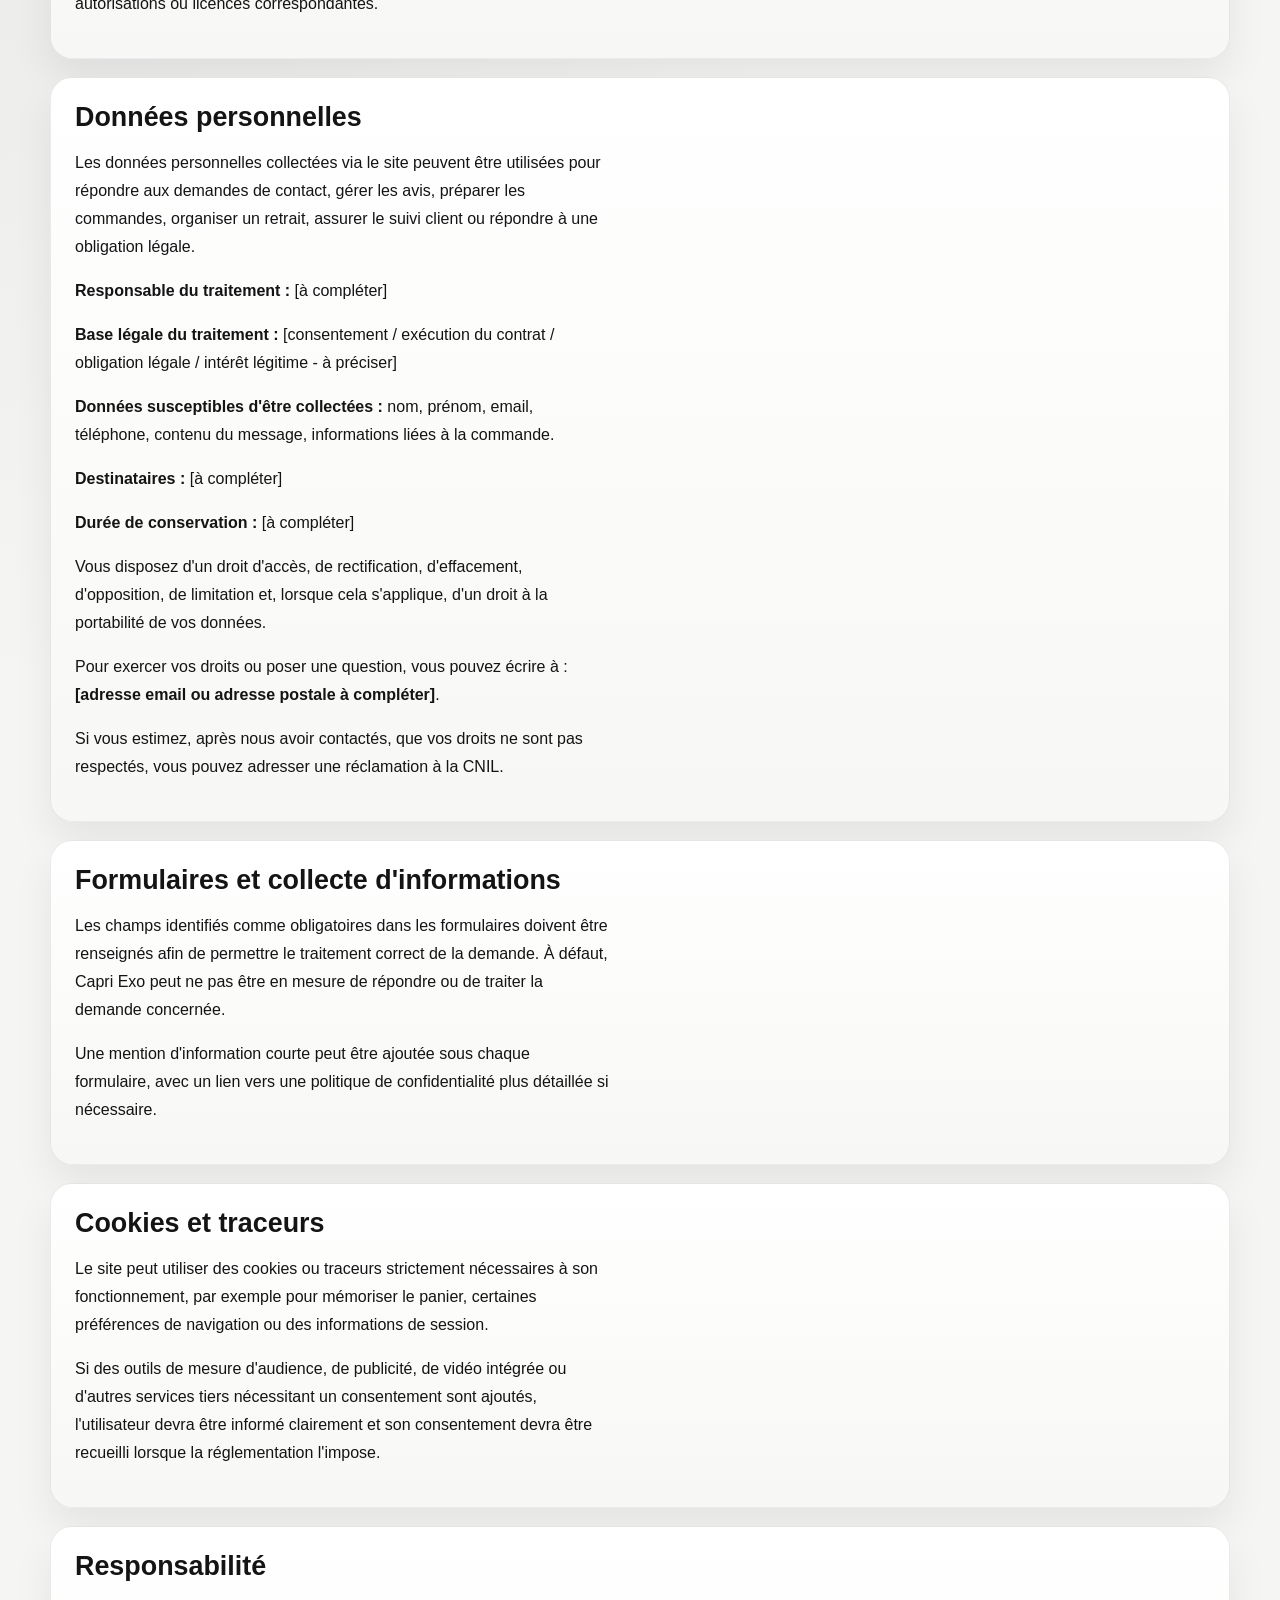
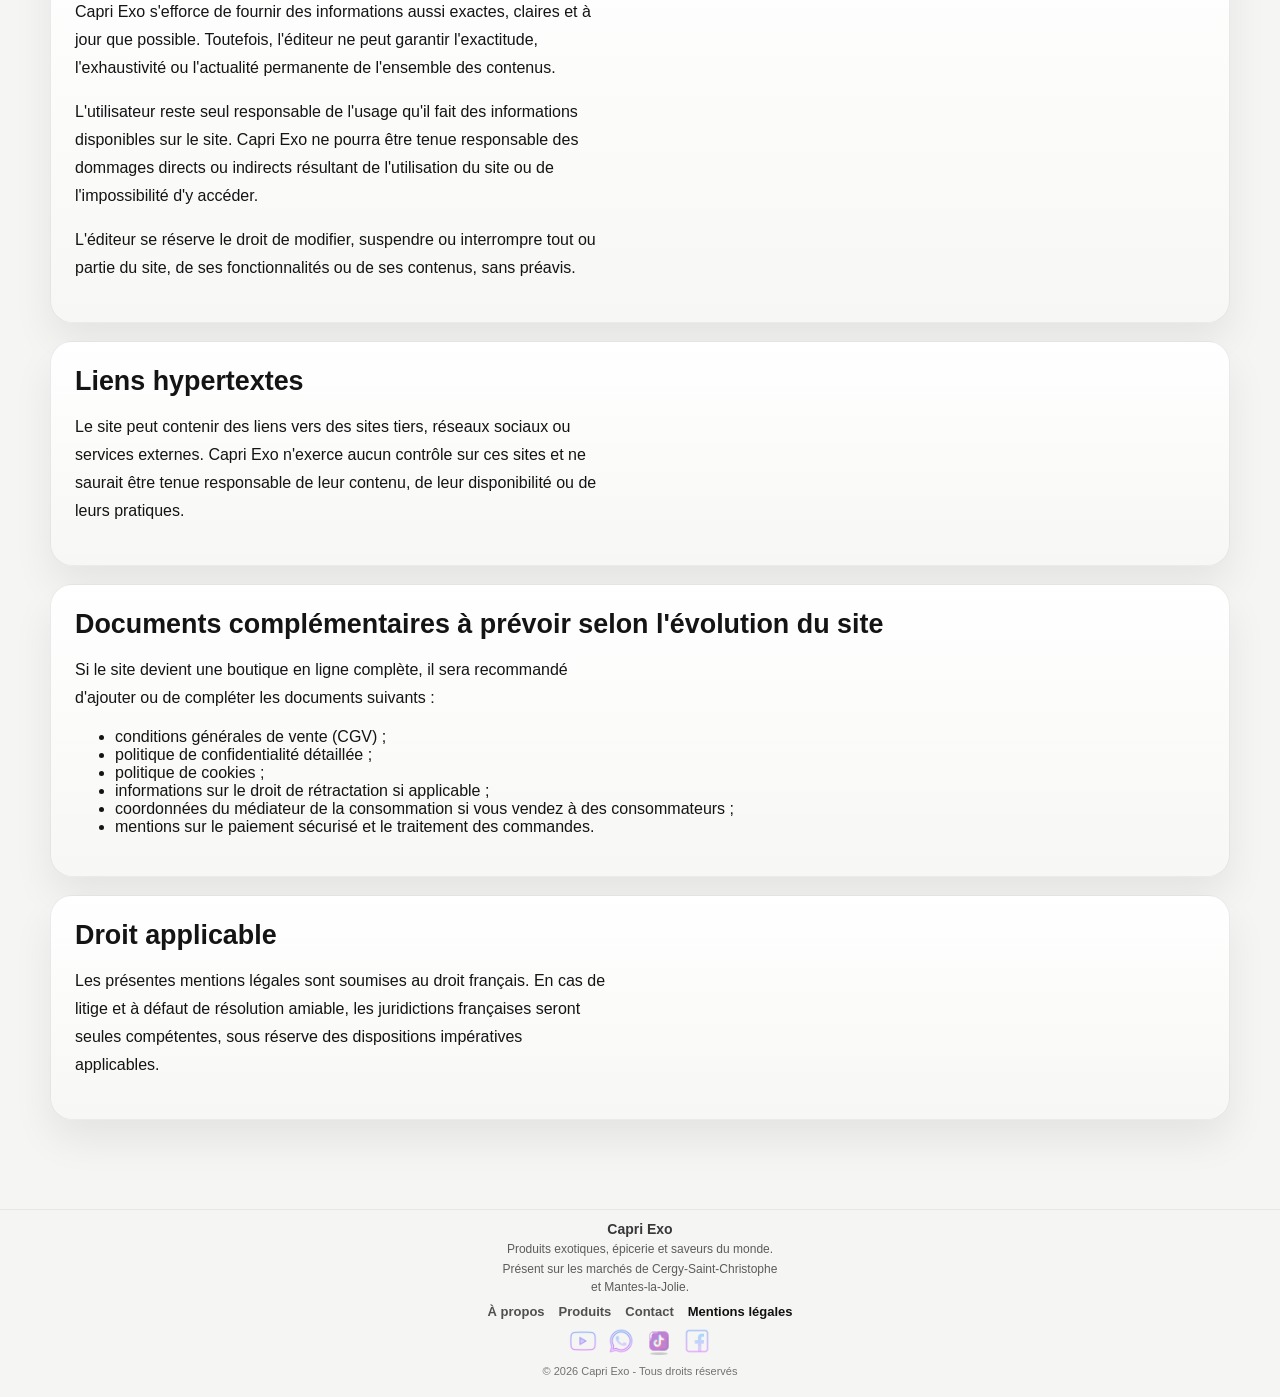
<file: mentionlegales.html>
<!DOCTYPE html>

<html lang="fr">

<head>
  
  <meta charset="UTF-8">
  
  <meta name="viewport" content="width=device-width, initial-scale=1.0">
  
  <title>Capri Exo - Mentions légales</title>
  
  <meta name="description" content="Retrouvez les mentions légales Capri Exo, les informations sur l'éditeur, l'hébergement et l'usage des données du site.">
  <!-- Feuilles de style, chargees dans l'ordre de la cascade CSS. -->
  <link rel="stylesheet" href="css/base.css">
  <link rel="stylesheet" href="css/header.css">
  <link rel="stylesheet" href="css/components.css">
  <link rel="stylesheet" href="css/pages.css">
  <link rel="stylesheet" href="css/footer.css">
  <link rel="stylesheet" href="css/animations.css">
  <link rel="stylesheet" href="css/responsive.css">
  <link rel="icon" href="images/logocapriexo.png">
  <script defer src="js/data.js"></script>
  <script defer src="js/core.js"></script>
  <script defer src="js/search.js"></script>
  <script defer src="js/products.js"></script>
  <script defer src="js/cart.js"></script>
  <script defer src="js/contact.js"></script>
  <script defer src="js/main.js"></script>
</head>

<body class="page-standard">
  
  <!-- Navigation principale -->
  
  <nav class="site-nav">
    
    <a href="index.html" class="brand" aria-label="Accueil Capri Exo">
      
      <span class="brand-mark"><img src="images/logocapriexo.png" alt="Logo Capri Exo"></span>
      
      <span class="brand-text">
        
        <strong>Capri Exo</strong>
        
        <small>Épicerie et produits exotiques</small>
      </span>
    </a>

    
    <div class="nav-links">
      
      <a href="index.html#catalogue-produits">Produits</a>
      <a href="suivi.html">Suivi</a>
      
      <a href="apropos.html">À propos</a>
      
      <a href="contact.html">Contact</a>
      
      <a href="panier.html">🛒 Panier <span class="badge-panier">0</span></a>
      
      <a href="connexion.html" class="nav-login-link">Connexion</a>
    </div>

  </nav>

  
  <!-- Contenu principal -->

  
  <main class="legal-page">
    
    <section class="page-banner page-banner-left">
      
      <p class="eyebrow">Informations légales</p>
      
      <h1>Mentions légales</h1>
      
      <p>Exemple complet de mentions légales à personnaliser avant la mise en ligne définitive du site.</p>
    </section>

    
    <section class="legal-stack">
      
      <article class="content-card">
        
        <h2>Important avant publication</h2>
        
        <p>
          Cette page est un <strong>modèle de travail</strong> destiné à vous servir
          d'exemple complet. Elle doit être adaptée avec vos informations réelles
          avant publication définitive.
        </p>
        
        <p>
          Remplacez les éléments entre crochets comme <strong>[à compléter]</strong>
          par vos vraies informations : identité, statut, adresse, hébergeur, numéros
          administratifs, coordonnées de contact, règles de confidentialité et conditions
          commerciales.
        </p>
      </article>

      
      <article class="content-card">
        
        <h2>Éditeur du site</h2>
        
        <p><strong>Nom commercial :</strong> Capri Exo</p>
        
        <p><strong>Raison sociale / nom de l'exploitant :</strong> [à compléter]</p>
        
        <p><strong>Statut juridique :</strong> [micro-entreprise / entreprise individuelle / SAS / SARL / autre - à compléter]</p>
        
        <p><strong>Capital social :</strong> [à compléter si société]</p>
        
        <p><strong>Adresse professionnelle ou siège social :</strong> [à compléter]</p>
        
        <p><strong>Code postal / ville :</strong> [à compléter]</p>
        
        <p><strong>Téléphone :</strong> [à compléter]</p>
        
        <p><strong>Email :</strong> [à compléter]</p>
        
        <p><strong>Directeur ou responsable de publication :</strong> [à compléter]</p>
        
        <p><strong>Responsable de la rédaction :</strong> [à compléter si applicable]</p>
      </article>

      
      <article class="content-card">
        
        <h2>Informations administratives</h2>
        
        <p><strong>Numéro SIREN / SIRET :</strong> [à compléter]</p>
        
        <p><strong>Numéro RCS ou RNE :</strong> [à compléter selon votre situation]</p>
        
        <p><strong>Numéro de TVA intracommunautaire :</strong> [à compléter si applicable]</p>
        
        <p><strong>Activité :</strong> vente de produits exotiques, épicerie et produits alimentaires.</p>
        
        <p><strong>Mode d'exploitation :</strong> vente sur marché, préparation de commande, retrait sur stand ou point de retrait selon l'organisation de Capri Exo.</p>
      </article>

      
      <article class="content-card">
        
        <h2>Hébergement du site</h2>
        
        <p><strong>Hébergeur :</strong> [nom de l'hébergeur à compléter]</p>
        
        <p><strong>Raison sociale :</strong> [à compléter]</p>
        
        <p><strong>Adresse :</strong> [à compléter]</p>
        
        <p><strong>Téléphone :</strong> [à compléter]</p>
        
        <p><strong>Site internet :</strong> [à compléter]</p>
      </article>

      
      <article class="content-card">
        
        <h2>Objet du site</h2>
        
        <p>
          Le site Capri Exo a pour objet de présenter l'activité, le catalogue, les produits,
          les coordonnées utiles et, le cas échéant, de permettre à l'utilisateur de préparer
          une commande, demander un renseignement ou laisser un avis.
        </p>
        
        <p>
          Les informations publiées sur le site sont fournies à titre informatif et peuvent
          être modifiées à tout moment sans préavis.
        </p>
      </article>

      
      <article class="content-card">
        
        <h2>Produits, prix et disponibilité</h2>
        
        <p>
          Les produits présentés sur le site sont proposés dans la limite des stocks disponibles,
          des arrivages, des saisons et des contraintes d'approvisionnement.
        </p>
        
        <p>
          Les prix affichés sont indiqués en euros et peuvent correspondre à une vente au kilo,
          à la pièce, au sachet, au pot ou à toute autre unité mentionnée sur la fiche produit.
        </p>
        
        <p>
          Pour les produits vendus au poids, le poids réel et le montant final peuvent varier
          selon la préparation effective de la commande.
        </p>
        
        <p>
          Si le site évolue vers une vente en ligne complète, il conviendra d'ajouter des
          <strong>conditions générales de vente</strong> distinctes afin d'encadrer la commande,
          le paiement, le retrait, l'annulation, le remboursement et, le cas échéant, la livraison.
        </p>
      </article>

      
      <article class="content-card">
        
        <h2>Propriété intellectuelle</h2>
        
        <p>
          L'ensemble du site, notamment les textes, images, photographies, visuels, logo,
          éléments graphiques, structure, code, base de données et identité visuelle, est
          protégé par les règles relatives à la propriété intellectuelle, sauf mention contraire.
        </p>
        
        <p>
          Toute reproduction, représentation, adaptation, diffusion ou exploitation, totale
          ou partielle, sans autorisation écrite préalable, est interdite, sauf exceptions
          prévues par la loi.
        </p>
        
        <p>
          Lorsque certains contenus appartiennent à des tiers, leurs droits restent réservés
          à leurs auteurs ou titulaires. L'éditeur doit conserver les autorisations ou licences
          correspondantes.
        </p>
      </article>

      
      <article class="content-card">
        
        <h2>Données personnelles</h2>
        
        <p>
          Les données personnelles collectées via le site peuvent être utilisées pour répondre
          aux demandes de contact, gérer les avis, préparer les commandes, organiser un retrait,
          assurer le suivi client ou répondre à une obligation légale.
        </p>
        
        <p><strong>Responsable du traitement :</strong> [à compléter]</p>
        
        <p><strong>Base légale du traitement :</strong> [consentement / exécution du contrat / obligation légale / intérêt légitime - à préciser]</p>
        
        <p><strong>Données susceptibles d'être collectées :</strong> nom, prénom, email, téléphone, contenu du message, informations liées à la commande.</p>
        
        <p><strong>Destinataires :</strong> [à compléter]</p>
        
        <p><strong>Durée de conservation :</strong> [à compléter]</p>
        
        <p>
          Vous disposez d'un droit d'accès, de rectification, d'effacement, d'opposition,
          de limitation et, lorsque cela s'applique, d'un droit à la portabilité de vos données.
        </p>
        
        <p>
          Pour exercer vos droits ou poser une question, vous pouvez écrire à :
          <strong>[adresse email ou adresse postale à compléter]</strong>.
        </p>
        
        <p>
          Si vous estimez, après nous avoir contactés, que vos droits ne sont pas respectés,
          vous pouvez adresser une réclamation à la CNIL.
        </p>
      </article>

      
      <article class="content-card">
        
        <h2>Formulaires et collecte d'informations</h2>
        
        <p>
          Les champs identifiés comme obligatoires dans les formulaires doivent être renseignés
          afin de permettre le traitement correct de la demande. À défaut, Capri Exo peut ne pas
          être en mesure de répondre ou de traiter la demande concernée.
        </p>
        
        <p>
          Une mention d'information courte peut être ajoutée sous chaque formulaire, avec un lien
          vers une politique de confidentialité plus détaillée si nécessaire.
        </p>
      </article>

      
      <article class="content-card">
        
        <h2>Cookies et traceurs</h2>
        
        <p>
          Le site peut utiliser des cookies ou traceurs strictement nécessaires à son
          fonctionnement, par exemple pour mémoriser le panier, certaines préférences
          de navigation ou des informations de session.
        </p>
        
        <p>
          Si des outils de mesure d'audience, de publicité, de vidéo intégrée ou d'autres
          services tiers nécessitant un consentement sont ajoutés, l'utilisateur devra être
          informé clairement et son consentement devra être recueilli lorsque la réglementation
          l'impose.
        </p>
      </article>

      
      <article class="content-card">
        
        <h2>Responsabilité</h2>
        
        <p>
          Capri Exo s'efforce de fournir des informations aussi exactes, claires et à jour
          que possible. Toutefois, l'éditeur ne peut garantir l'exactitude, l'exhaustivité
          ou l'actualité permanente de l'ensemble des contenus.
        </p>
        
        <p>
          L'utilisateur reste seul responsable de l'usage qu'il fait des informations disponibles
          sur le site. Capri Exo ne pourra être tenue responsable des dommages directs ou indirects
          résultant de l'utilisation du site ou de l'impossibilité d'y accéder.
        </p>
        
        <p>
          L'éditeur se réserve le droit de modifier, suspendre ou interrompre tout ou partie du site,
          de ses fonctionnalités ou de ses contenus, sans préavis.
        </p>
      </article>

      
      <article class="content-card">
        
        <h2>Liens hypertextes</h2>
        
        <p>
          Le site peut contenir des liens vers des sites tiers, réseaux sociaux ou services externes.
          Capri Exo n'exerce aucun contrôle sur ces sites et ne saurait être tenue responsable de leur
          contenu, de leur disponibilité ou de leurs pratiques.
        </p>
      </article>

      
      <article class="content-card">
        
        <h2>Documents complémentaires à prévoir selon l'évolution du site</h2>
        
        <p>
          Si le site devient une boutique en ligne complète, il sera recommandé d'ajouter ou de
          compléter les documents suivants :
        </p>
        
        <ul>
          <li>conditions générales de vente (CGV) ;</li>
          <li>politique de confidentialité détaillée ;</li>
          <li>politique de cookies ;</li>
          <li>informations sur le droit de rétractation si applicable ;</li>
          <li>coordonnées du médiateur de la consommation si vous vendez à des consommateurs ;</li>
          <li>mentions sur le paiement sécurisé et le traitement des commandes.</li>
        </ul>
      </article>

      
      <article class="content-card">
        
        <h2>Droit applicable</h2>
        
        <p>
          Les présentes mentions légales sont soumises au droit français. En cas de litige et à défaut
          de résolution amiable, les juridictions françaises seront seules compétentes, sous réserve des
          dispositions impératives applicables.
        </p>
      </article>
    </section>
  </main>

  
  <!-- Pied de page -->

  
  <footer class="site-footer">
    
    
    <div class="footer-main">
      
      <div class="footer-brand">
        
        <strong>Capri Exo</strong>
        
        <p>Produits exotiques, épicerie et saveurs du monde.</p>
      </div>

      
      <div class="footer-links">
        
        <a href="apropos.html">À propos</a>
        
        <a href="index.html#catalogue-produits">Produits</a>
        
        <a href="contact.html">Contact</a>
        
        <a href="mentionlegales.html">Mentions légales</a>
      </div>

      
      <div class="footer-socials" aria-label="Réseaux sociaux">
        <a href="https://www.youtube.com" target="_blank" rel="noopener noreferrer" aria-label="YouTube">
          <img src="images/youtubelogo.png" alt="YouTube">
        </a>
        <a href="whatsapp.html" aria-label="WhatsApp et téléphone">
          <img src="images/whatapplogo.png" alt="WhatsApp">
        </a>
        <a href="https://www.tiktok.com" target="_blank" rel="noopener noreferrer" aria-label="TikTok">
          <img src="images/tiktoklogo.png" alt="TikTok">
        </a>
        <a href="https://www.facebook.com" target="_blank" rel="noopener noreferrer" aria-label="Facebook">
          <img src="images/facebooklogo.png" alt="Facebook">
        </a>
      </div>

      
      <p class="footer-copy">&copy; 2026 Capri Exo - Tous droits réservés</p>
    </div>

    
  </footer>

  
</body>

</html>
</file>
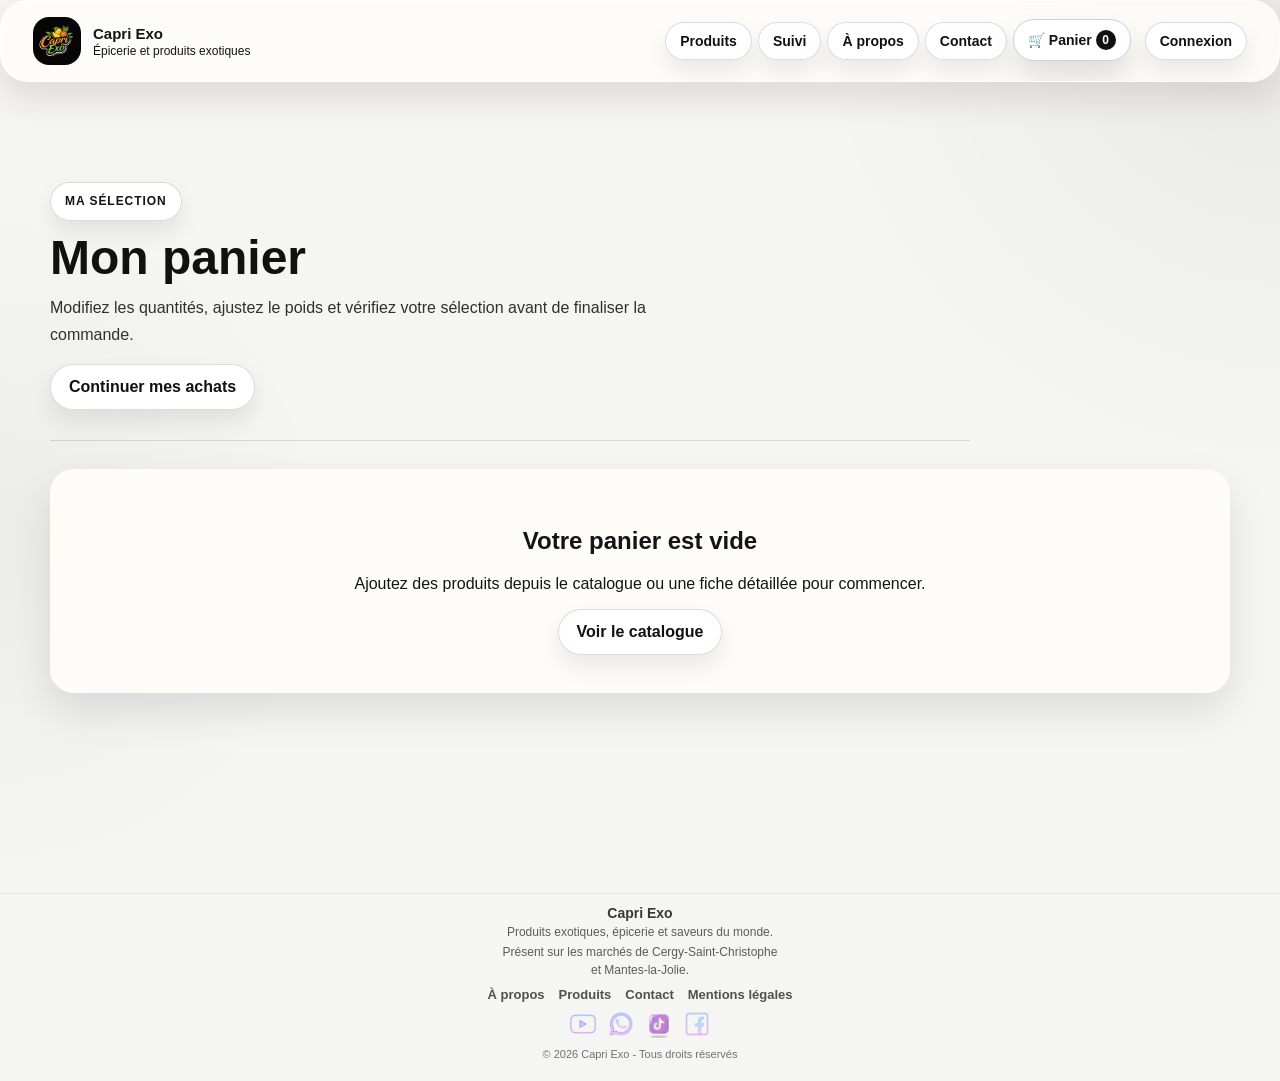
<file: panier.html>
<!DOCTYPE html>

<html lang="fr">

<head>
  
  <meta charset="UTF-8">
  
  <meta name="viewport" content="width=device-width, initial-scale=1.0">
  
  <title>Capri Exo - Panier</title>
  <meta name="description" content="Retrouvez votre panier Capri Exo, modifiez les quantités, ajustez le poids, supprimez des articles et préparez votre commande.">
  <!-- Feuilles de style separees ; responsive.css reste charge en dernier. -->
  <link rel="stylesheet" href="css/base.css">
  <link rel="stylesheet" href="css/suivi.css">
  <link rel="stylesheet" href="css/header.css">
  <link rel="stylesheet" href="css/components.css">
  <link rel="stylesheet" href="css/home.css">
  <link rel="stylesheet" href="css/pages.css">
  <link rel="stylesheet" href="css/products.css">
  <link rel="stylesheet" href="css/cart.css">
  <link rel="stylesheet" href="css/footer.css">
  <link rel="stylesheet" href="css/animations.css">
  <link rel="stylesheet" href="css/responsive.css">
<link rel="icon" href="images/logocapriexo.png">
  <script defer src="js/data.js"></script>
  <script defer src="js/core.js"></script>
  <script defer src="js/search.js"></script>
  <script defer src="js/products.js"></script>
  <script defer src="js/cart.js"></script>
  <script defer src="js/contact.js"></script>
  <script defer src="js/main.js"></script>
</head>

<body class="page-standard page-cart">
  
  <!-- Navigation principale -->
  
  <nav class="site-nav">
    
    <a href="index.html" class="brand" aria-label="Accueil Capri Exo">
      
      <span class="brand-mark"><img src="images/logocapriexo.png" alt="Logo Capri Exo"></span>
      
      <span class="brand-text">
        
        <strong>Capri Exo</strong>
        
        <small>Épicerie et produits exotiques</small>
      </span>
    </a>

    
    <div class="nav-links">
      
      <a href="index.html#catalogue-produits">Produits</a>
      <a href="suivi.html">Suivi</a>
      
      <a href="apropos.html">À propos</a>
      
      <a href="contact.html">Contact</a>
      
      <a href="panier.html" aria-current="page">🛒 Panier <span class="badge-panier">0</span></a>
      
      <a href="connexion.html" class="nav-login-link">Connexion</a>
    </div>

  </nav>

  
  <!-- Contenu principal -->

  
  <main class="cart-page">
    
    <section class="page-banner page-banner-left">
      
      <p class="eyebrow">Ma sélection</p>
      
      <h1>Mon panier</h1>
      
      <p>Modifiez les quantités, ajustez le poids et vérifiez votre sélection avant de finaliser la commande.</p>

      <div class="page-actions">
        <a class="button button-secondary" href="index.html#catalogue-produits">Continuer mes achats</a>
      </div>
    </section>

    
    <section id="contenuPanier" class="cart-list"></section>
    
    <p id="messageCommande" class="form-message"></p>
    
    <section id="confirmationCommande" class="order-confirmation-shell"></section>
  </main>

  
  <section class="modal-shell is-hidden" id="modalClient" aria-hidden="true">
    
    <div class="modal-card">
      
      <button class="modal-close" type="button" data-fermer-client aria-label="Fermer">x</button>
      
      <p class="eyebrow">Finalisation</p>
      
      <h2>Vos informations</h2>
      
      <p>
        Vos coordonnées sont facultatives. Choisissez simplement la manière dont vous souhaitez continuer.
      </p>

      <div class="guest-order-option">
        <h3>Commander sans compte</h3>
        <p>La commande sera enregistrée sans nom, sans email et sans adresse.</p>
        <button class="button button-primary" type="button" data-confirm-guest-order>
          Continuer sans informations personnelles
        </button>
      </div>

      <div class="modal-divider" aria-hidden="true"><span>ou</span></div>

      <div class="client-form-heading">
        <h3>Enregistrer mes coordonnées</h3>
        <p>Cette option permet d'associer votre commande à vos informations personnelles.</p>
      </div>

      
      <form id="formClient" class="form-stack">
        
        <label>
          Nom complet
          <input id="clientNom" type="text" required placeholder="Votre nom">
        </label>

        
        <label>
          Email
          <input id="clientEmail" type="email" required placeholder="votre@email.com">
        </label>

        
        <label>
          Téléphone
          <input id="clientTelephone" type="tel" required placeholder="06 00 00 00 00">
        </label>

        
        <label>
          Adresse
          <textarea id="clientAdresse" required placeholder="Votre adresse complète"></textarea>
        </label>

        
        <label>
          Ville
          <input id="clientVille" type="text" required placeholder="Votre ville">
        </label>

        
        <label>
          Code postal
          <input id="clientCodePostal" type="text" required placeholder="75000">
        </label>

        
        <button class="button button-secondary" type="submit">Enregistrer mes informations et confirmer</button>
      </form>
    </div>
  </section>

  
  <!-- Pied de page -->

  
  <footer class="site-footer">
    
    
    <div class="footer-main">
      
      <div class="footer-brand">
        
        <strong>Capri Exo</strong>
        
        <p>Produits exotiques, épicerie et saveurs du monde.</p>
      </div>

      
      <div class="footer-links">
        
        <a href="apropos.html">À propos</a>
        
        <a href="index.html#catalogue-produits">Produits</a>
        
        <a href="contact.html">Contact</a>
        
        <a href="mentionlegales.html">Mentions légales</a>
      </div>

      
      <div class="footer-socials" aria-label="Réseaux sociaux">
        <a href="https://www.youtube.com" target="_blank" rel="noopener noreferrer" aria-label="YouTube">
          <img src="images/youtubelogo.png" alt="YouTube">
        </a>
        <a href="whatsapp.html" aria-label="WhatsApp et téléphone">
          <img src="images/whatapplogo.png" alt="WhatsApp">
        </a>
        <a href="https://www.tiktok.com" target="_blank" rel="noopener noreferrer" aria-label="TikTok">
          <img src="images/tiktoklogo.png" alt="TikTok">
        </a>
        <a href="https://www.facebook.com" target="_blank" rel="noopener noreferrer" aria-label="Facebook">
          <img src="images/facebooklogo.png" alt="Facebook">
        </a>
      </div>

      
      <p class="footer-copy">&copy; 2026 Capri Exo - Tous droits réservés</p>
    </div>

    
  </footer>

  
</body>

</html>
</file>
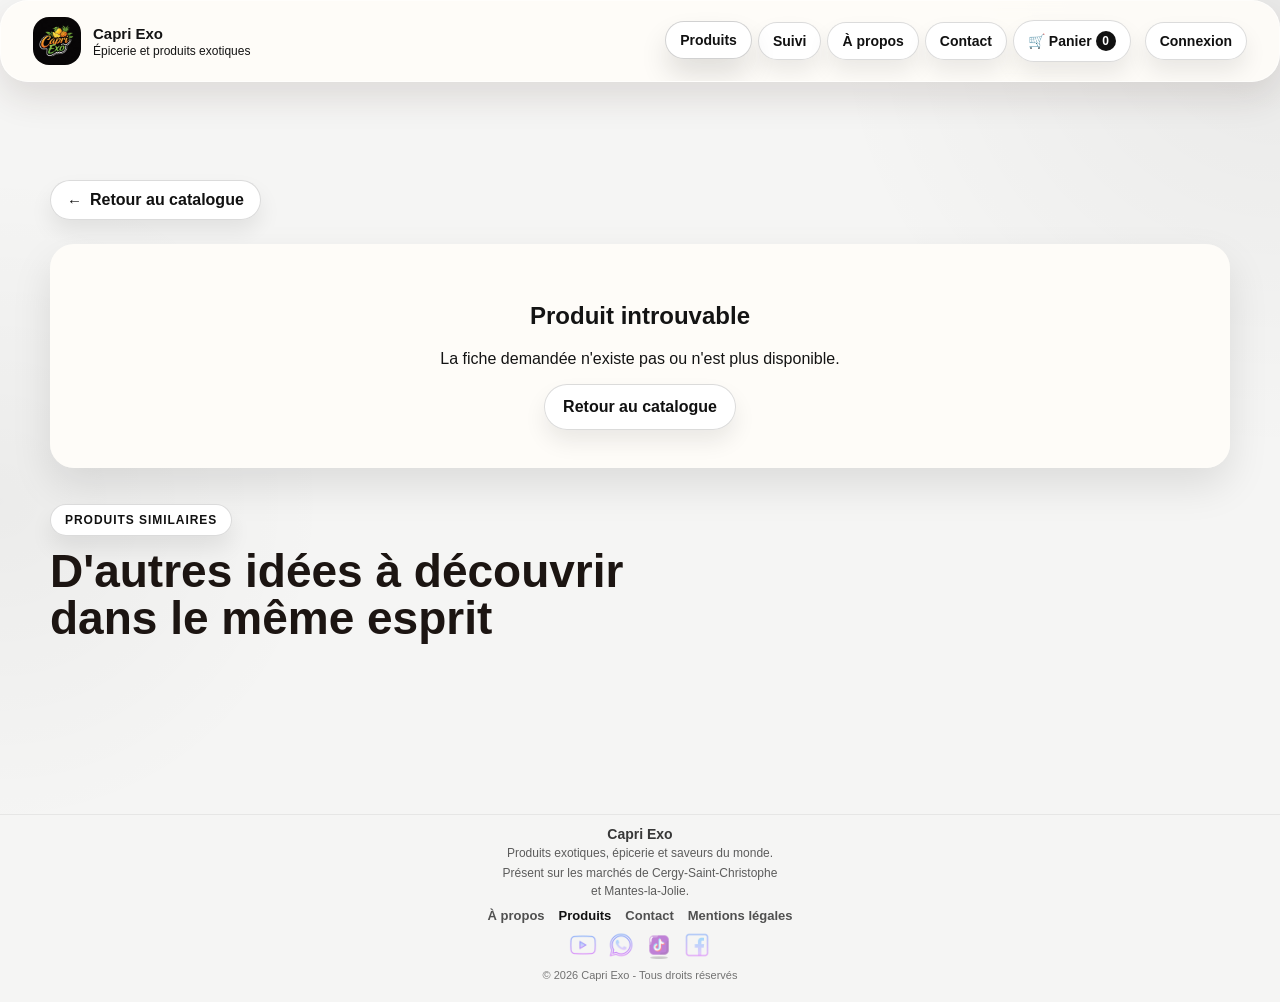
<file: produit.html>
<!DOCTYPE html>

<html lang="fr">

<head>
  
  <meta charset="UTF-8">
  
  <meta name="viewport" content="width=device-width, initial-scale=1.0">
  
  <title>Capri Exo - Produit</title>
  <meta name="description" content="Consultez la fiche détaillée d'un produit Capri Exo avec sa description, sa disponibilité, sa conservation et les options de commande.">
  <!-- Feuilles de style, chargees dans l'ordre de la cascade CSS. -->
  <link rel="stylesheet" href="css/base.css">
  <link rel="stylesheet" href="css/header.css">
  <link rel="stylesheet" href="css/components.css">
  <link rel="stylesheet" href="css/products.css">
  <link rel="stylesheet" href="css/footer.css">
  <link rel="stylesheet" href="css/animations.css">
  <link rel="stylesheet" href="css/responsive.css">
  <link rel="icon" href="images/logocapriexo.png">
  <script defer src="js/data.js"></script>
  <script defer src="js/core.js"></script>
  <script defer src="js/search.js"></script>
  <script defer src="js/products.js"></script>
  <script defer src="js/cart.js"></script>
  <script defer src="js/contact.js"></script>
  <script defer src="js/main.js"></script>
</head>

<body class="page-standard">
  
  <!-- Navigation principale -->
  
  <nav class="site-nav">
    
    <a href="index.html" class="brand" aria-label="Accueil Capri Exo">
      
      <span class="brand-mark"><img src="images/logocapriexo.png" alt="Logo Capri Exo"></span>
      
      <span class="brand-text">
        
        <strong>Capri Exo</strong>
        
        <small>Épicerie et produits exotiques</small>
      </span>
    </a>

    
    <div class="nav-links">
      
      <a href="index.html#catalogue-produits">Produits</a>
      <a href="suivi.html">Suivi</a>
      
      <a href="apropos.html">À propos</a>
      
      <a href="contact.html">Contact</a>
      
      <a href="panier.html">🛒 Panier <span class="badge-panier">0</span></a>
      
      <a href="connexion.html" class="nav-login-link">Connexion</a>
    </div>

  </nav>

  
  <!-- Contenu principal -->

  
  <main class="detail-page">
    
    <a class="back-link" href="index.html#catalogue-produits">Retour au catalogue</a>
    
    <section id="ficheProduit" class="product-detail-shell"></section>
    
    <section class="related-section">
      
      <div class="section-heading section-heading-left">
        
        <p class="eyebrow">Produits similaires</p>
        
        <h2>D'autres idées à découvrir dans le même esprit</h2>
      </div>
      
      <div id="relatedProducts" class="product-grid compact-grid"></div>
    </section>
  </main>

  
  <!-- Pied de page -->

  
  <footer class="site-footer">
    
    
    <div class="footer-main">
      
      <div class="footer-brand">
        
        <strong>Capri Exo</strong>
        
        <p>Produits exotiques, épicerie et saveurs du monde.</p>
      </div>

      
      <div class="footer-links">
        
        <a href="apropos.html">À propos</a>
        
        <a href="index.html#catalogue-produits">Produits</a>
        
        <a href="contact.html">Contact</a>
        
        <a href="mentionlegales.html">Mentions légales</a>
      </div>

      
      <div class="footer-socials" aria-label="Réseaux sociaux">
        <a href="https://www.youtube.com" target="_blank" rel="noopener noreferrer" aria-label="YouTube">
          <img src="images/youtubelogo.png" alt="YouTube">
        </a>
        <a href="https://www.whatsapp.com" target="_blank" rel="noopener noreferrer" aria-label="WhatsApp">
          <img src="images/whatapplogo.png" alt="WhatsApp">
        </a>
        <a href="https://www.tiktok.com" target="_blank" rel="noopener noreferrer" aria-label="TikTok">
          <img src="images/tiktoklogo.png" alt="TikTok">
        </a>
        <a href="https://www.facebook.com" target="_blank" rel="noopener noreferrer" aria-label="Facebook">
          <img src="images/facebooklogo.png" alt="Facebook">
        </a>
      </div>

      
      <p class="footer-copy">&copy; 2026 Capri Exo - Tous droits réservés</p>
    </div>

    
  </footer>

  
</body>

</html>
</file>
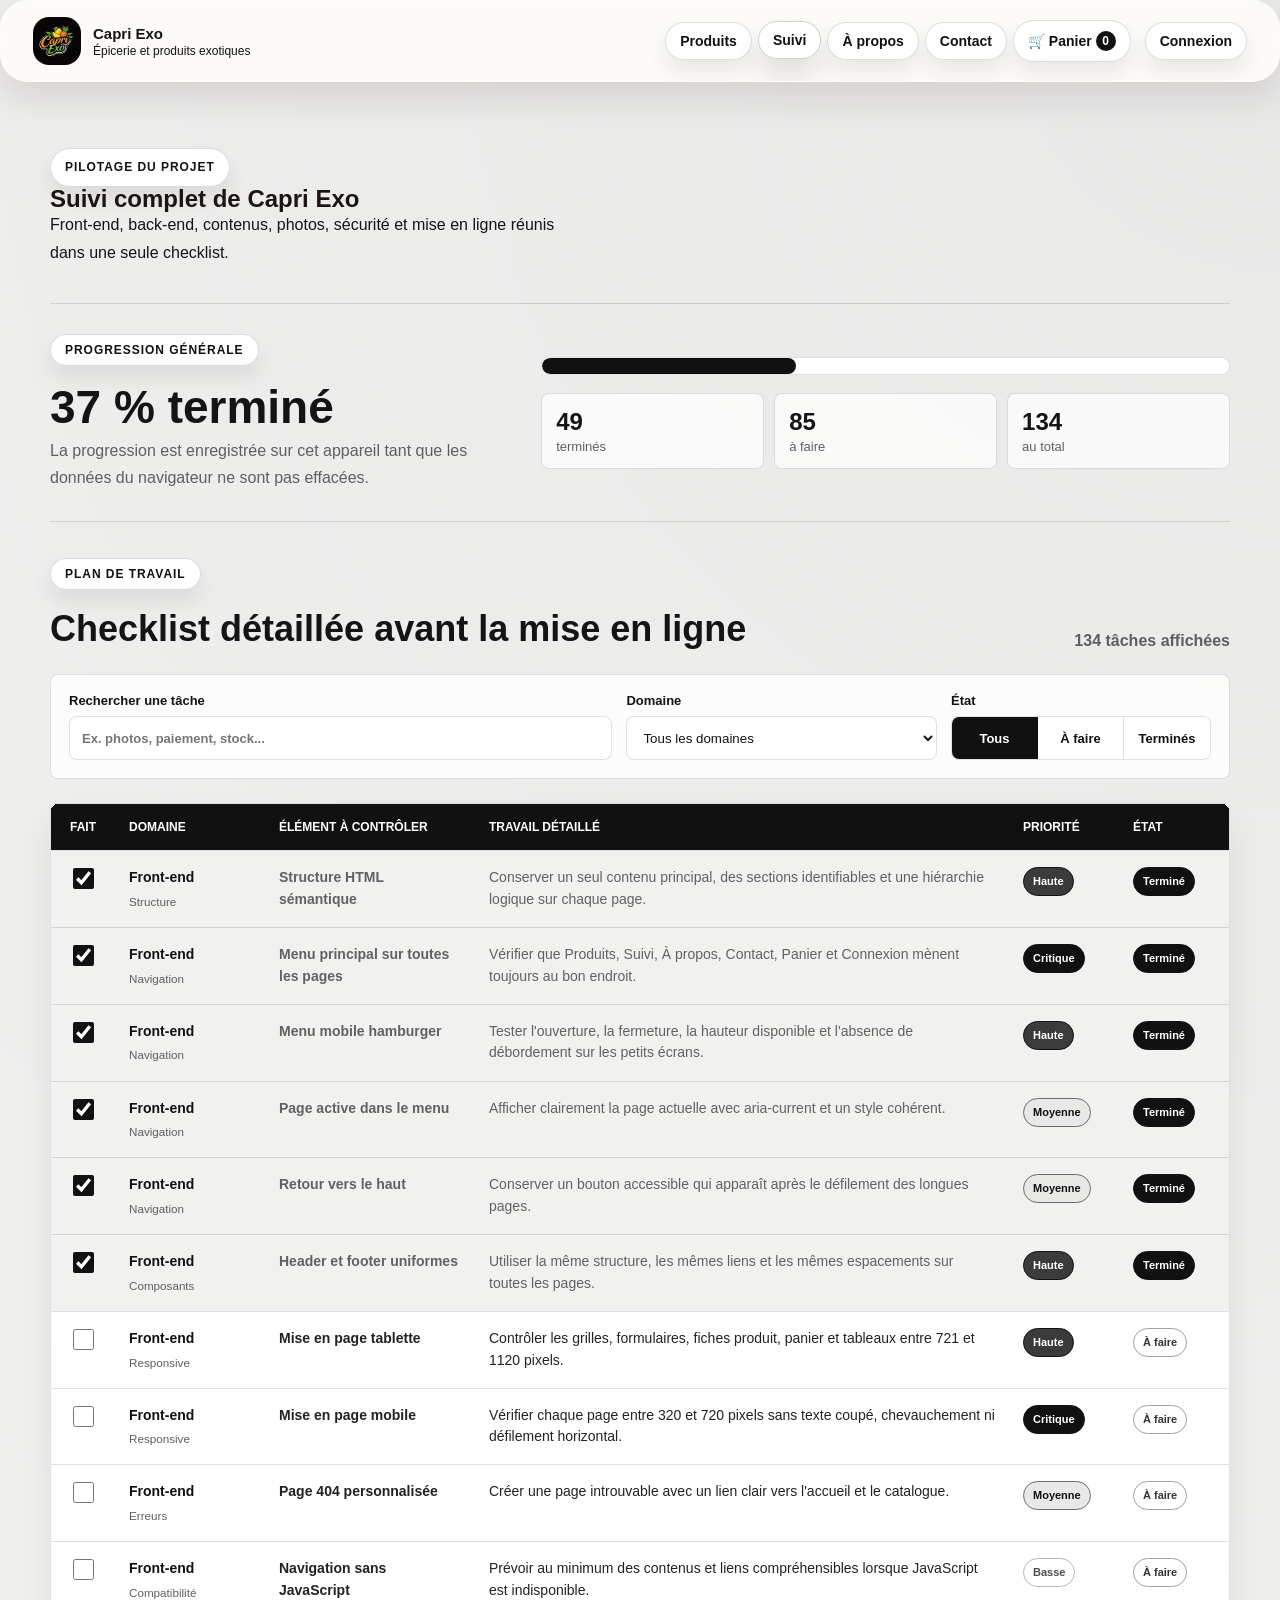
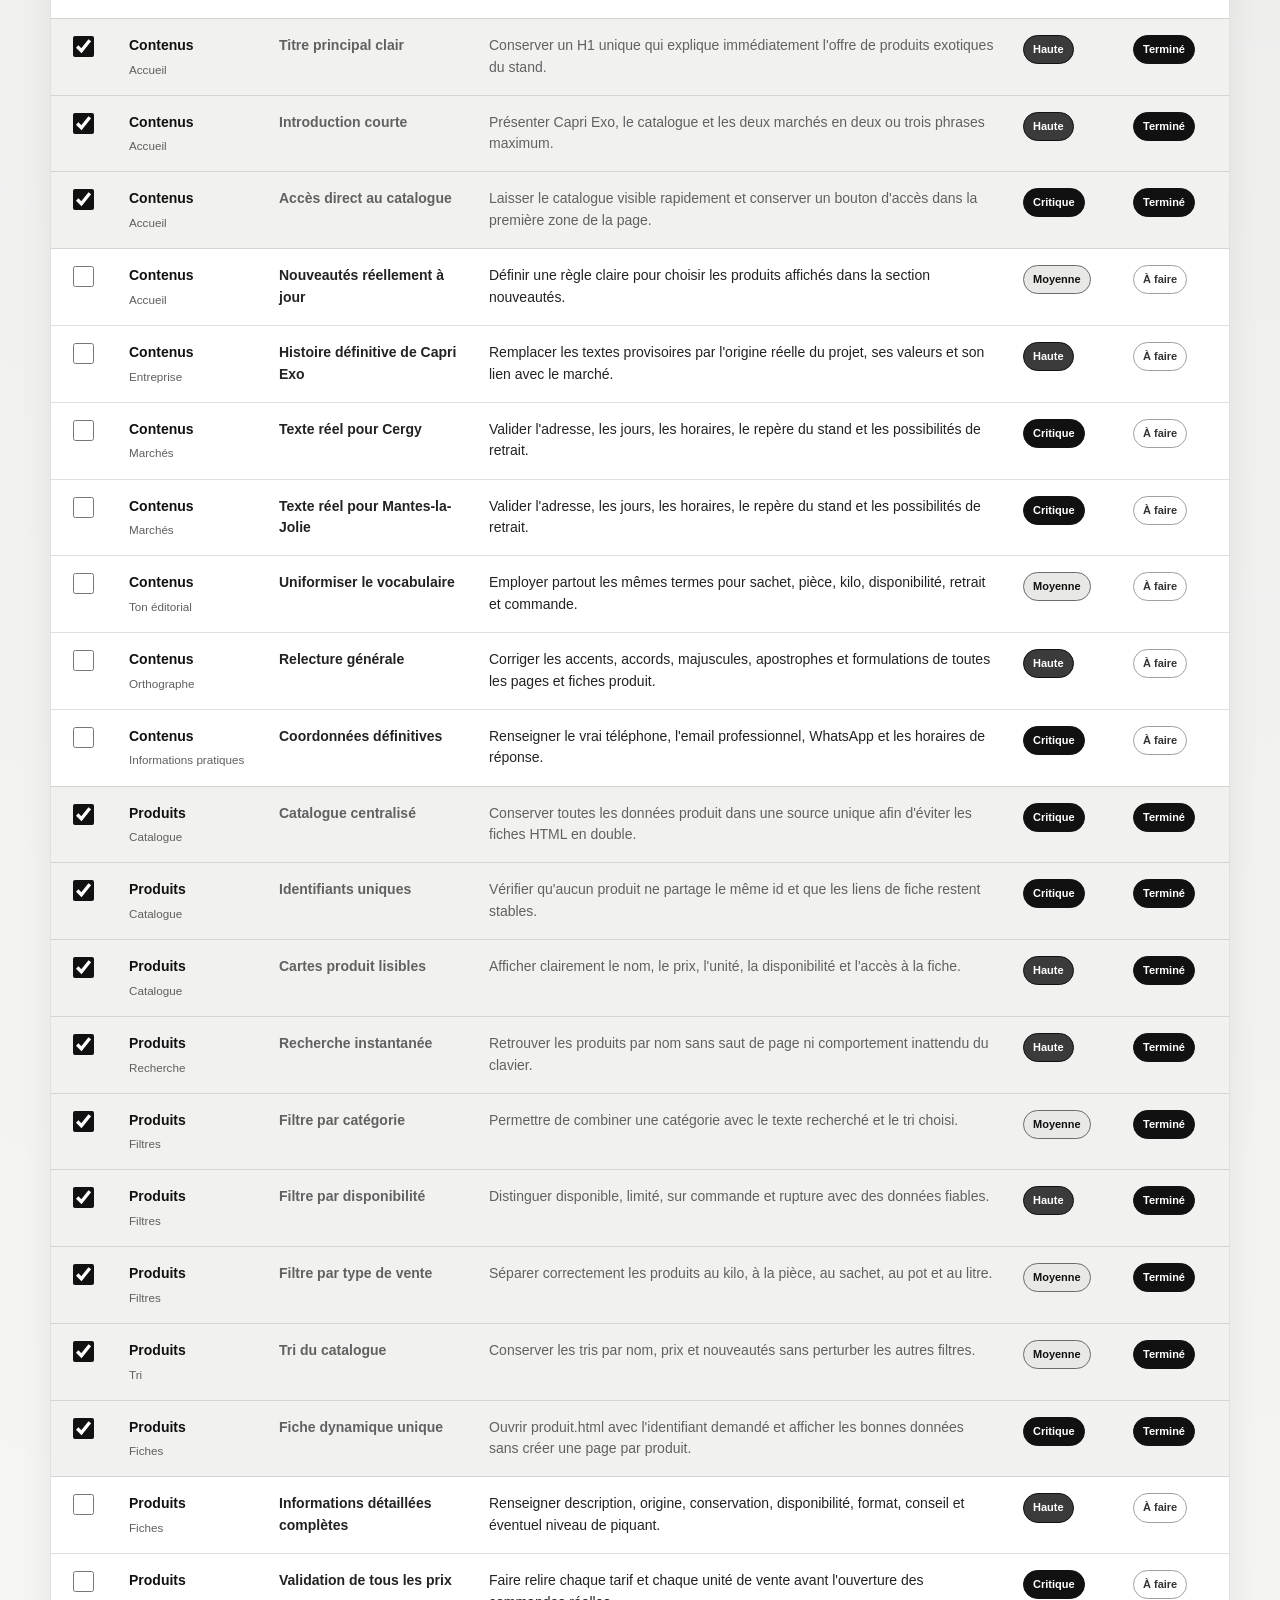
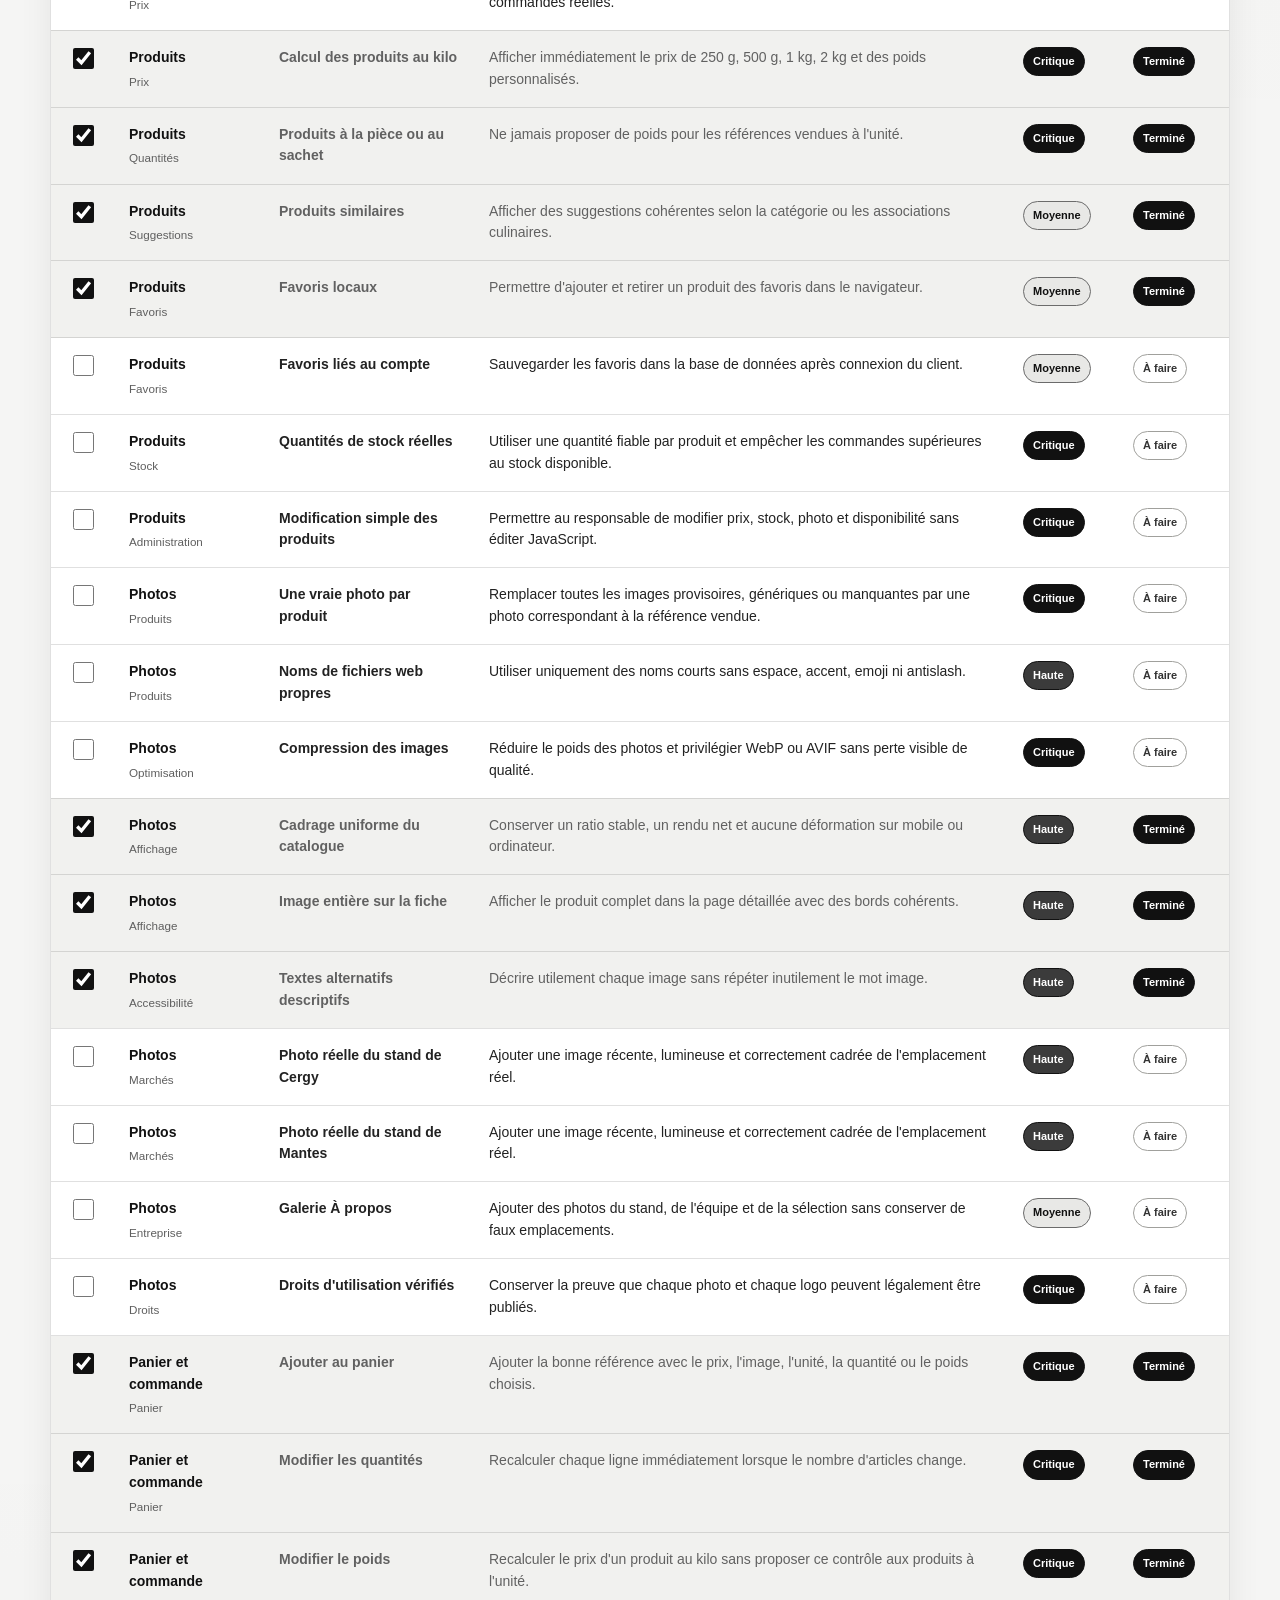
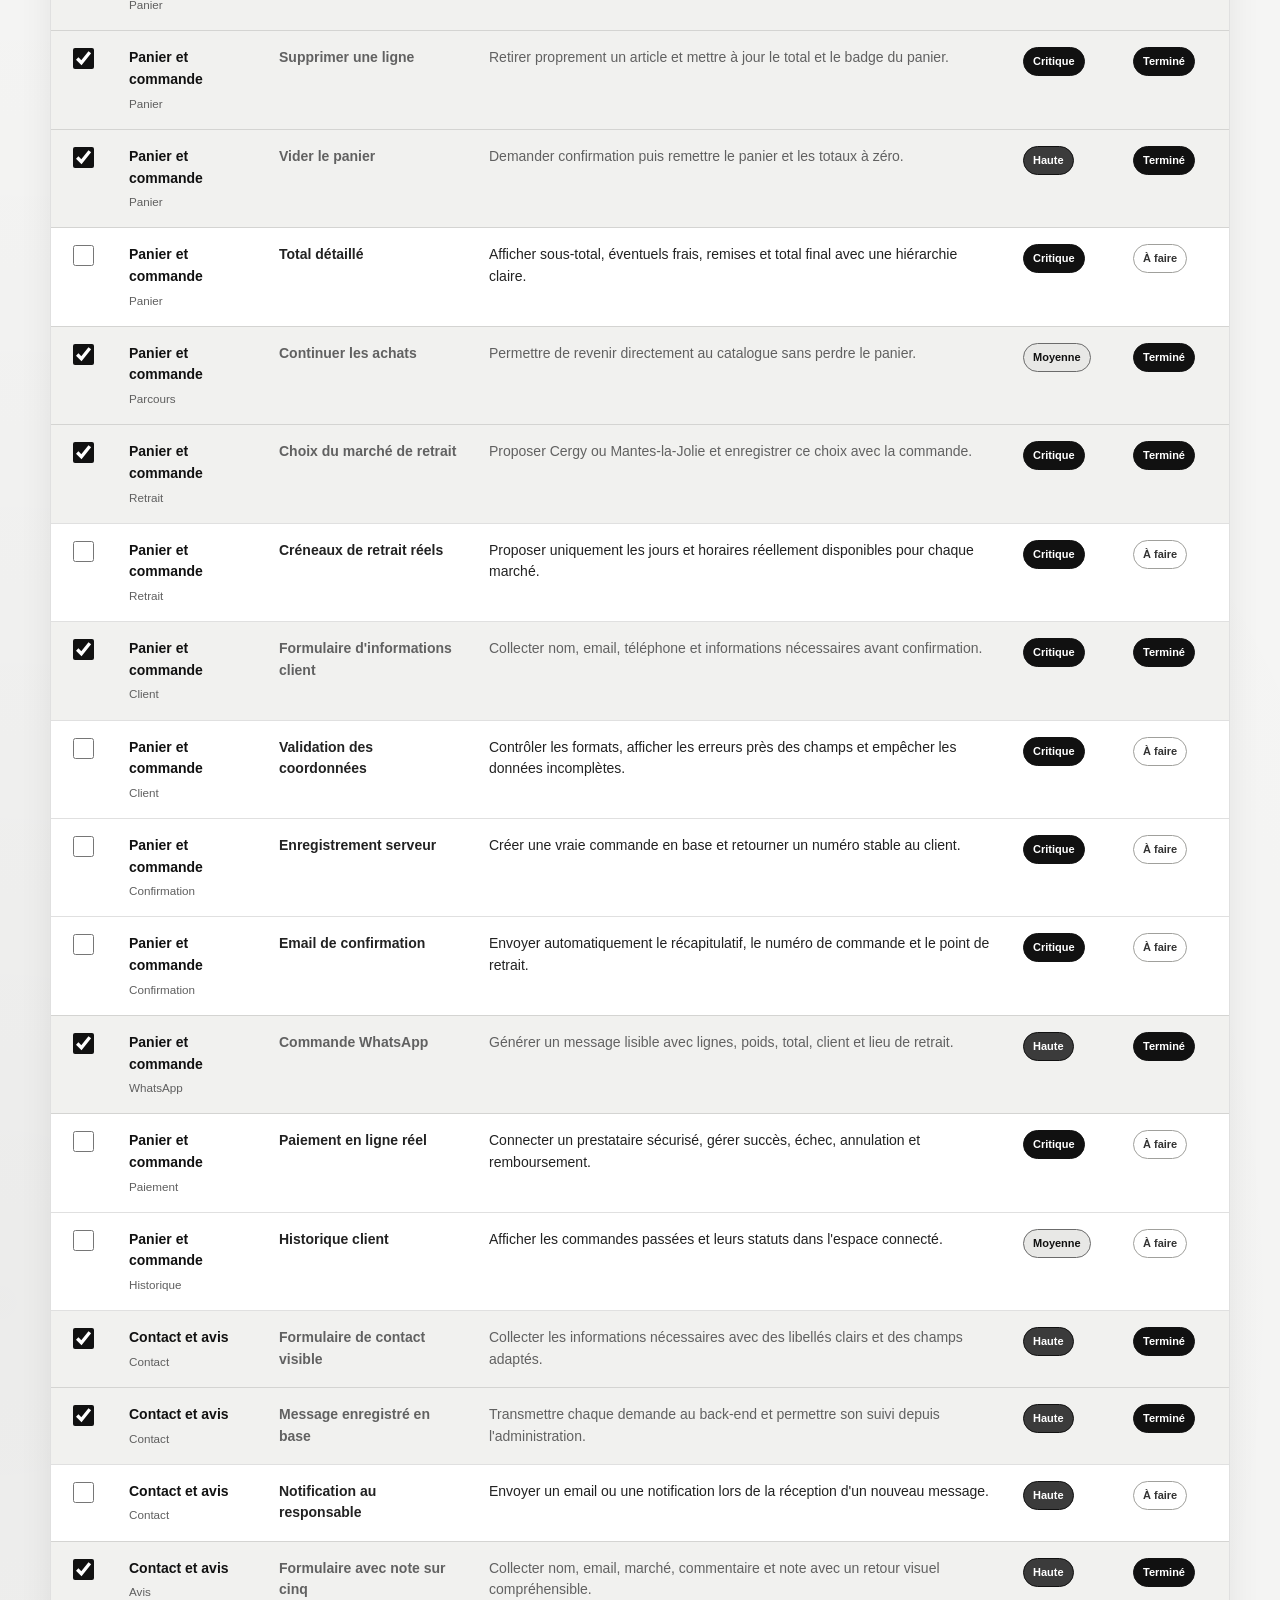
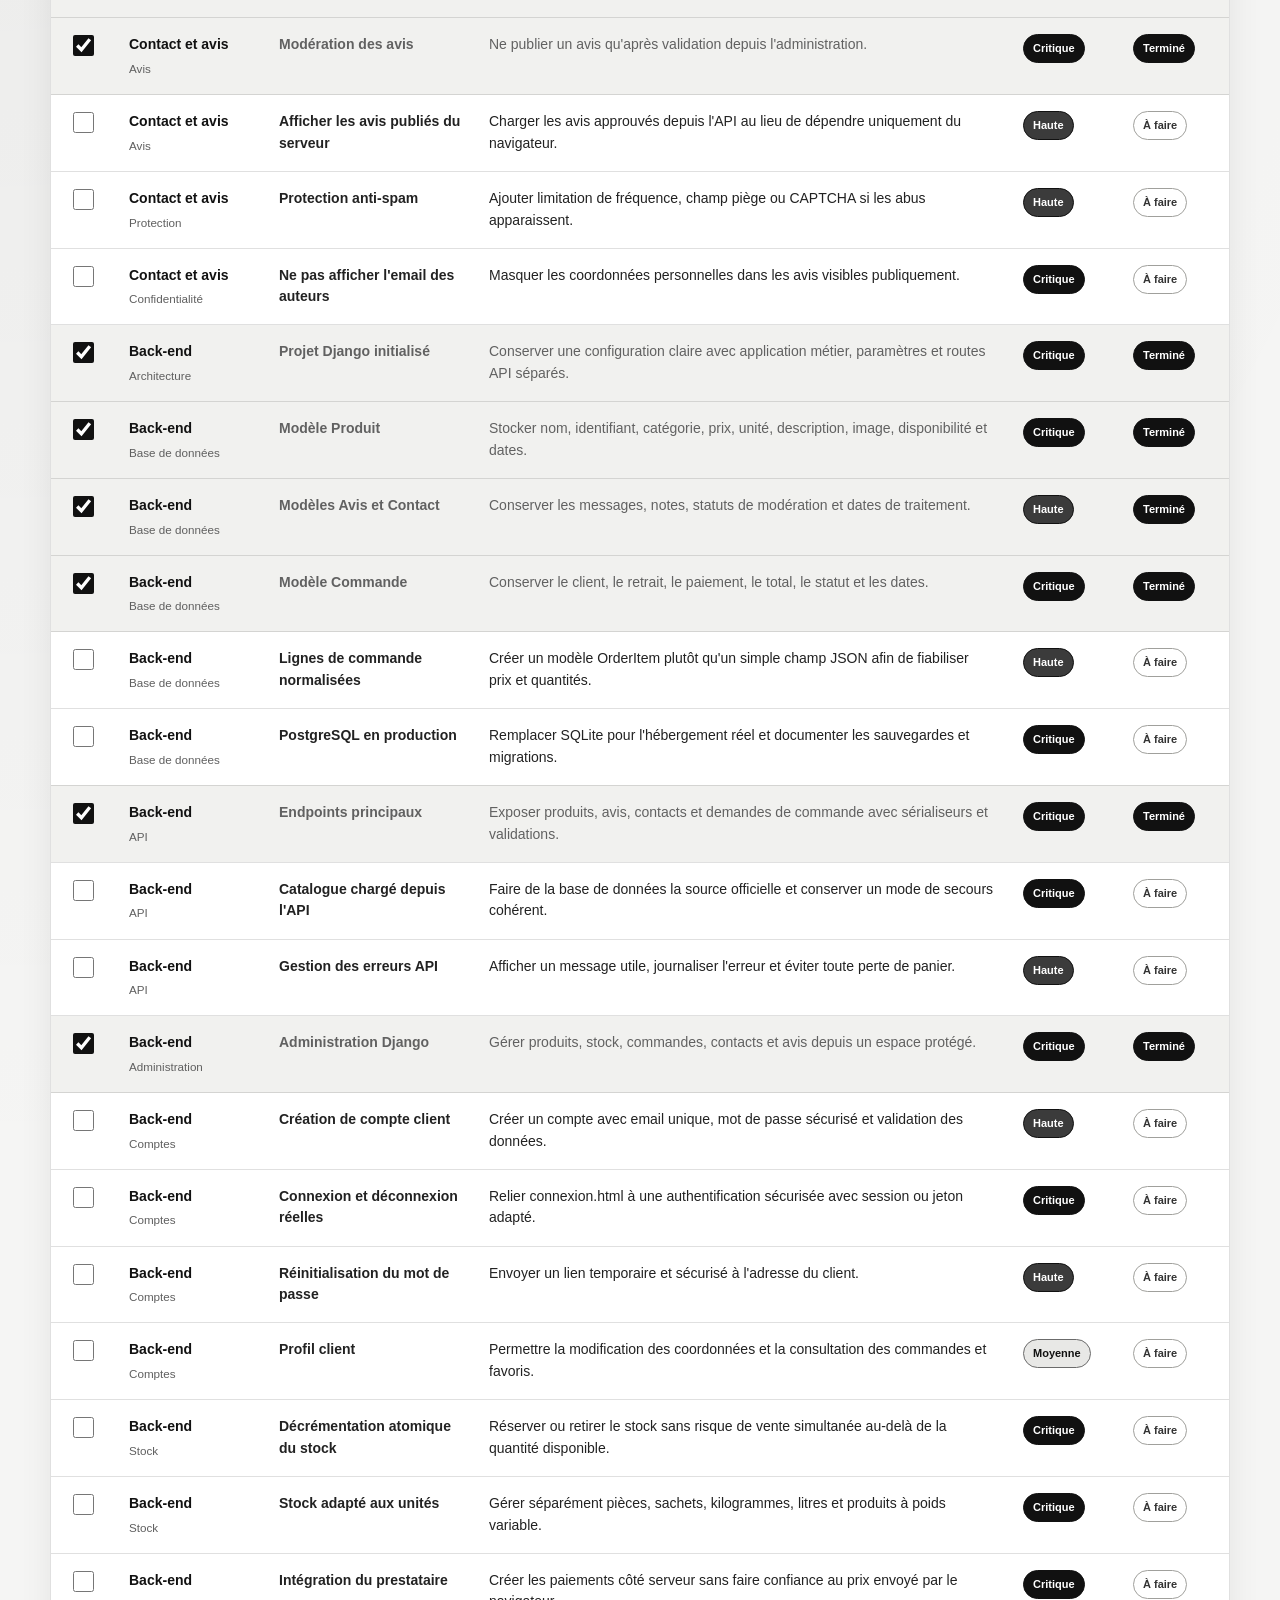
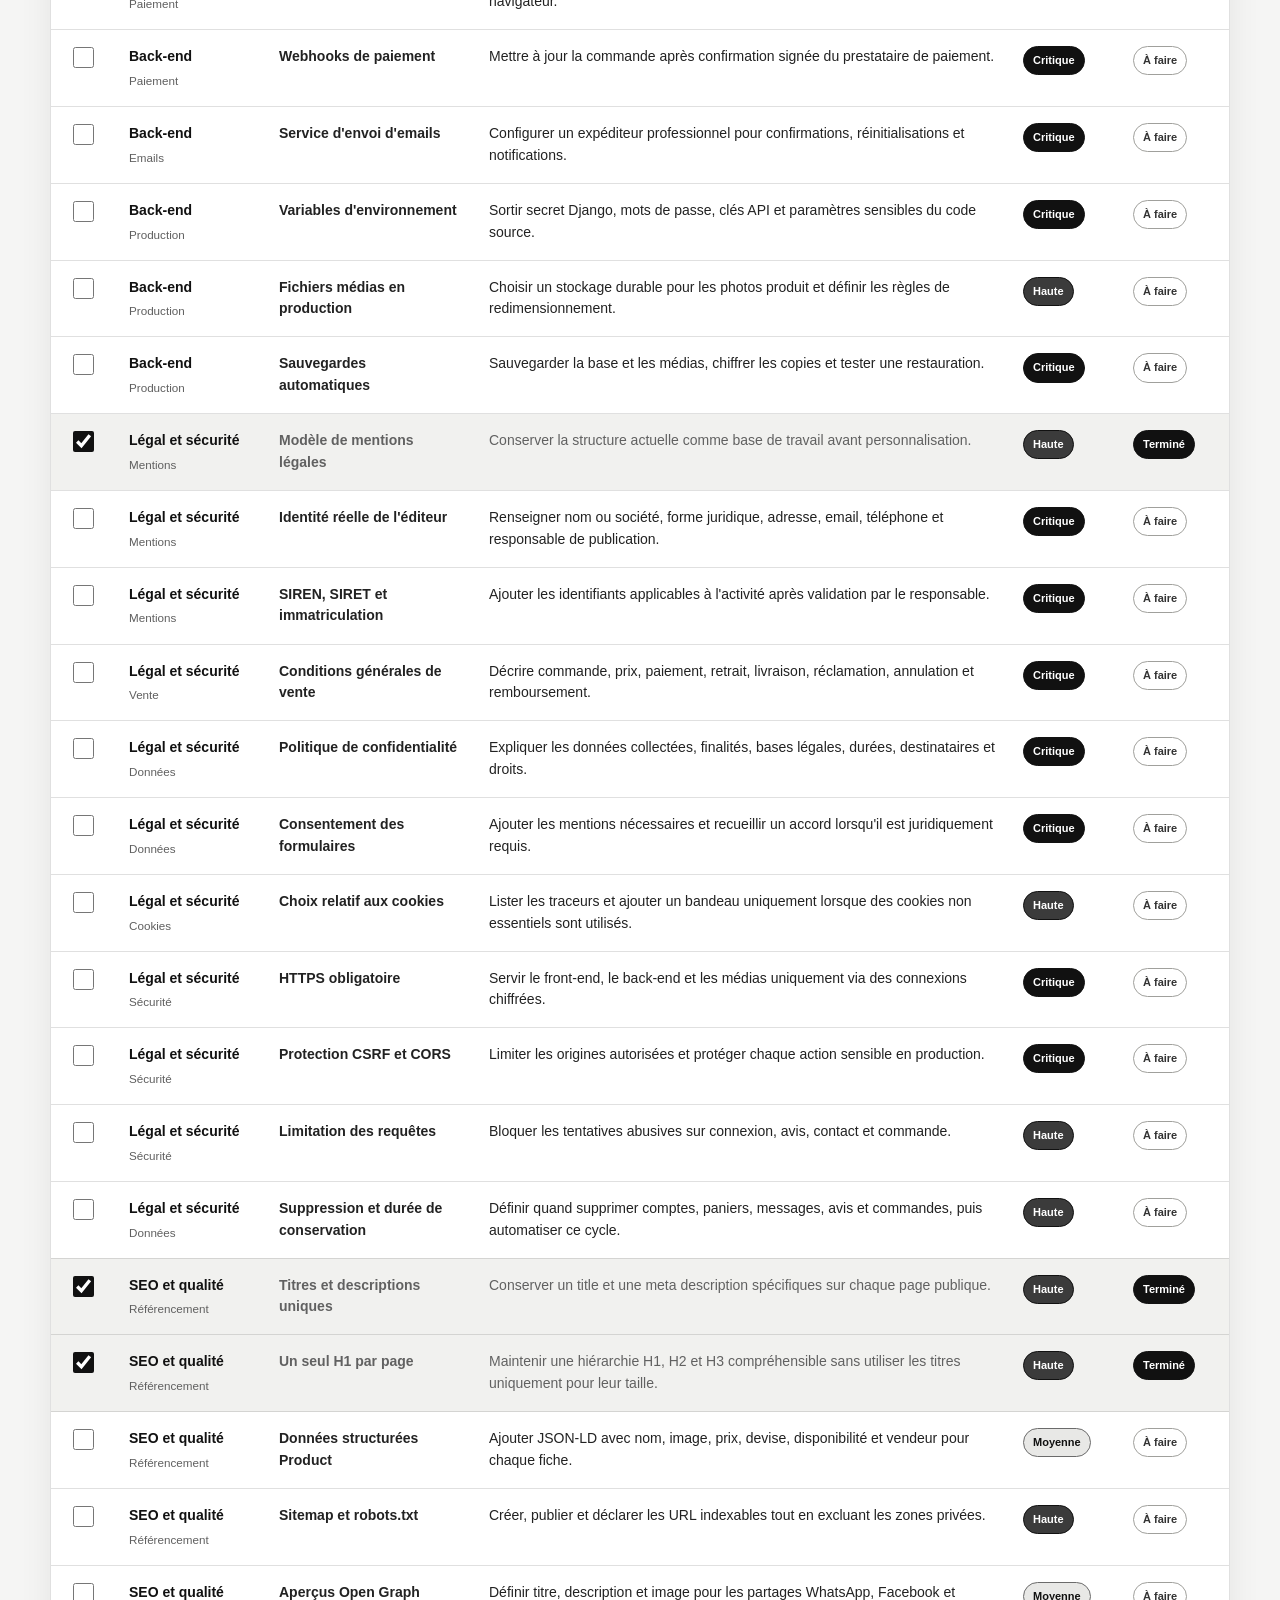
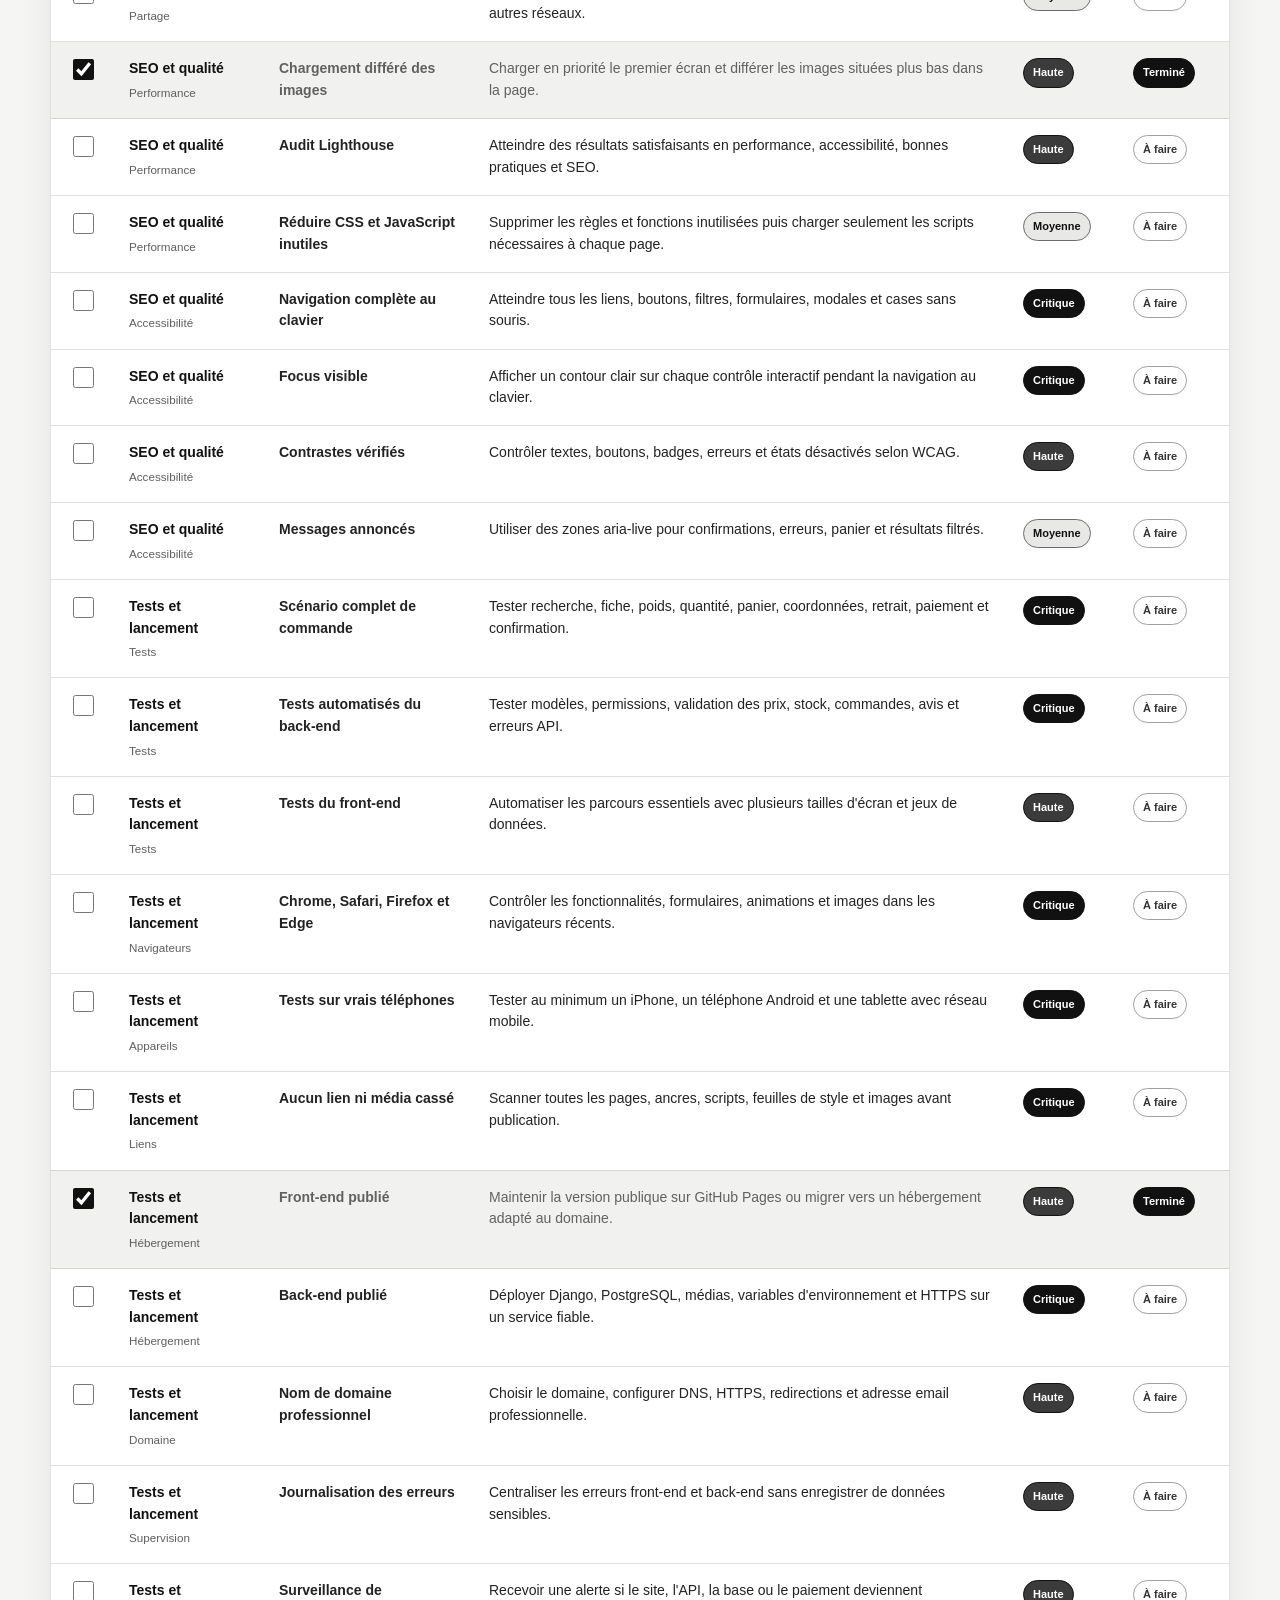
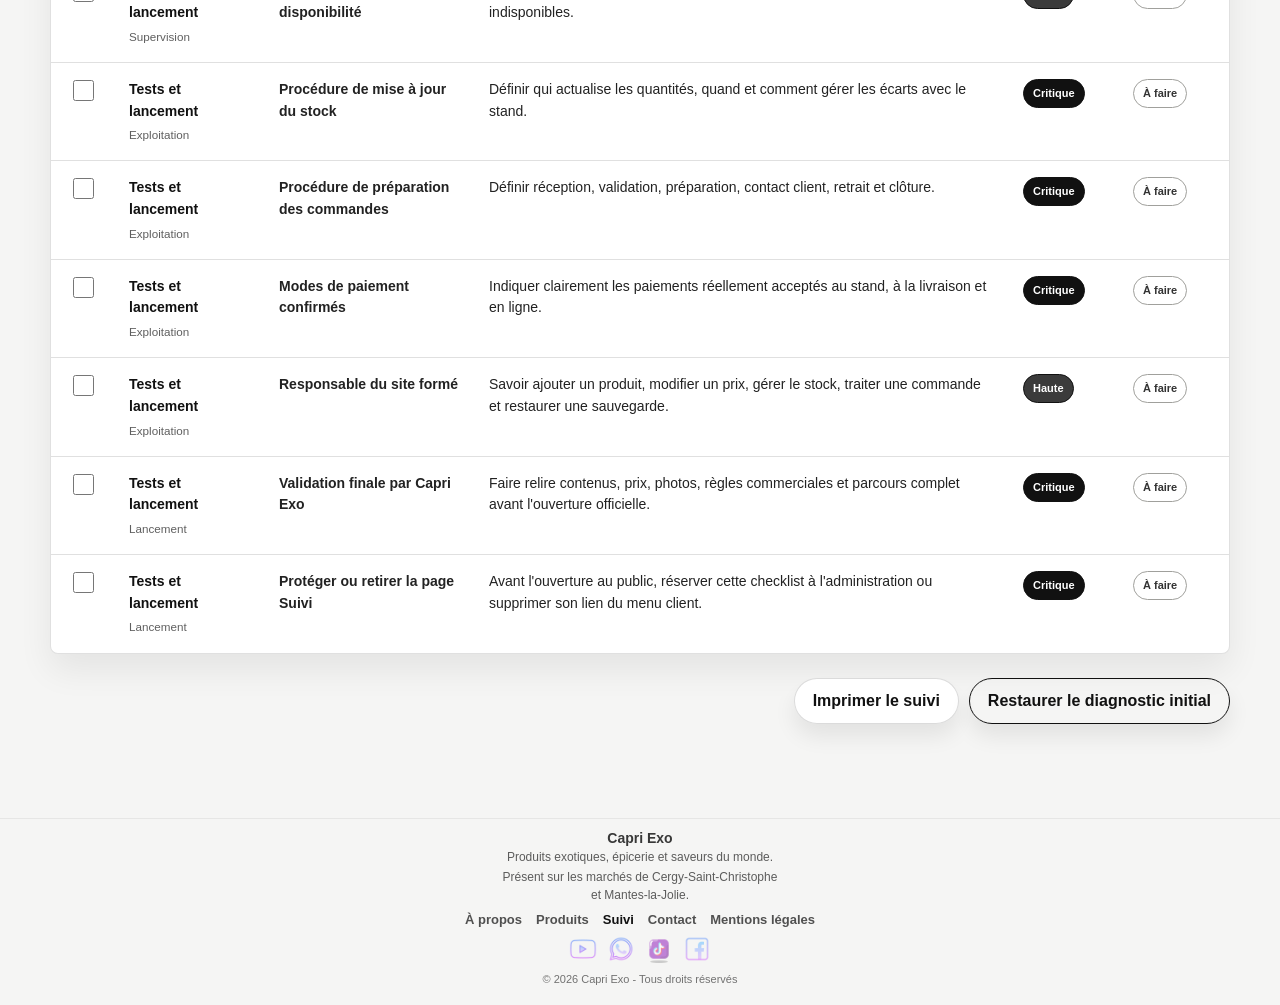
<file: suivi.html>
<!DOCTYPE html>
<html lang="fr">
<head>
  <meta charset="UTF-8">
  <meta name="viewport" content="width=device-width, initial-scale=1.0">
  <title>Capri Exo - Suivi du site</title>
  <meta name="description" content="Tableau de suivi complet du projet Capri Exo : front-end, back-end, contenus, photos, sécurité, tests et mise en ligne.">
  <meta name="robots" content="noindex, nofollow">
  <!-- Feuilles de style, chargees dans l'ordre de la cascade CSS. -->
  <link rel="stylesheet" href="css/base.css">
  <link rel="stylesheet" href="css/header.css">
  <link rel="stylesheet" href="css/components.css">
  <link rel="stylesheet" href="css/suivi.css">
  <link rel="stylesheet" href="css/footer.css">
  <link rel="stylesheet" href="css/animations.css">
  <link rel="stylesheet" href="css/responsive.css">
  <link rel="icon" href="images/logocapriexo.png">
  <script defer src="js/data.js"></script>
  <script defer src="js/core.js"></script>
  <script defer src="js/search.js"></script>
  <script defer src="js/products.js"></script>
  <script defer src="js/cart.js"></script>
  <script defer src="js/contact.js"></script>
  <script defer src="js/main.js"></script>
  <script defer src="js/suivi.js"></script>
</head>
<body class="page-standard page-tracker">
  <!-- Navigation principale -->
  <nav class="site-nav">
    <a href="index.html" class="brand" aria-label="Accueil Capri Exo">
      <span class="brand-mark"><img src="images/logocapriexo.png" alt="Logo Capri Exo"></span>
      <span class="brand-text">
        <strong>Capri Exo</strong>
        <small>Épicerie et produits exotiques</small>
      </span>
    </a>

    <div class="nav-links">
      <a href="index.html#catalogue-produits">Produits</a>
      <a href="suivi.html" aria-current="page">Suivi</a>
      <a href="apropos.html">À propos</a>
      <a href="contact.html">Contact</a>
      <a href="panier.html">🛒 Panier <span class="badge-panier">0</span></a>
      <a href="connexion.html" class="nav-login-link">Connexion</a>
    </div>
  </nav>

  <!-- Tableau de pilotage du projet -->
  <main class="tracker-page">
    <section class="page-banner page-banner-left">
      <p class="eyebrow">Pilotage du projet</p>
      <h1>Suivi complet de Capri Exo</h1>
      <p>Front-end, back-end, contenus, photos, sécurité et mise en ligne réunis dans une seule checklist.</p>
    </section>

    <section class="tracker-overview" aria-label="Progression du projet">
      <div class="tracker-progress-copy">
        <p class="eyebrow">Progression générale</p>
        <strong id="trackerProgressText">0 % terminé</strong>
        <p>La progression est enregistrée sur cet appareil tant que les données du navigateur ne sont pas effacées.</p>
      </div>

      <div class="tracker-progress-block">
        <progress id="trackerProgress" max="100" value="0">0 %</progress>
        <div class="tracker-stats" aria-live="polite">
          <span><strong id="trackerCompletedCount">0</strong> terminés</span>
          <span><strong id="trackerRemainingCount">0</strong> à faire</span>
          <span><strong id="trackerTotalCount">0</strong> au total</span>
        </div>
      </div>
    </section>

    <section class="tracker-workspace" aria-labelledby="trackerTableTitle">
      <div class="tracker-heading-row">
        <div>
          <p class="eyebrow">Plan de travail</p>
          <h2 id="trackerTableTitle">Checklist détaillée avant la mise en ligne</h2>
        </div>
        <p id="trackerVisibleCount" class="tracker-visible-count" aria-live="polite"></p>
      </div>

      <div class="tracker-toolbar">
        <label class="tracker-search-field">
          <span>Rechercher une tâche</span>
          <input id="trackerSearch" type="search" placeholder="Ex. photos, paiement, stock..." autocomplete="off">
        </label>

        <label>
          <span>Domaine</span>
          <select id="trackerDomainFilter">
            <option value="all">Tous les domaines</option>
          </select>
        </label>

        <div class="tracker-status-field">
          <span>État</span>
          <div class="tracker-segmented" role="group" aria-label="Filtrer selon l'état">
            <button type="button" class="is-active" data-tracker-status="all" aria-pressed="true">Tous</button>
            <button type="button" data-tracker-status="todo" aria-pressed="false">À faire</button>
            <button type="button" data-tracker-status="done" aria-pressed="false">Terminés</button>
          </div>
        </div>
      </div>

      <div class="tracker-table-wrap">
        <table class="tracker-table">
          <thead>
            <tr>
              <th scope="col">Fait</th>
              <th scope="col">Domaine</th>
              <th scope="col">Élément à contrôler</th>
              <th scope="col">Travail détaillé</th>
              <th scope="col">Priorité</th>
              <th scope="col">État</th>
            </tr>
          </thead>
          <tbody id="trackerTableBody"></tbody>
        </table>
        <p id="trackerEmptyState" class="tracker-empty-state" hidden>Aucune tâche ne correspond à ces filtres.</p>
      </div>

      <div class="tracker-actions">
        <button id="trackerPrint" class="button button-secondary" type="button">Imprimer le suivi</button>
        <button id="trackerReset" class="button tracker-reset-button" type="button">Restaurer le diagnostic initial</button>
      </div>
    </section>
  </main>

  <!-- Pied de page -->
  <footer class="site-footer">
    <div class="footer-main">
      <div class="footer-brand">
        <strong>Capri Exo</strong>
        <p>Produits exotiques, épicerie et saveurs du monde.</p>
      </div>

      <div class="footer-links">
        <a href="apropos.html">À propos</a>
        <a href="index.html#catalogue-produits">Produits</a>
        <a href="suivi.html" aria-current="page">Suivi</a>
        <a href="contact.html">Contact</a>
        <a href="mentionlegales.html">Mentions légales</a>
      </div>

      <div class="footer-socials" aria-label="Réseaux sociaux">
        <a href="https://www.youtube.com" target="_blank" rel="noopener noreferrer" aria-label="YouTube">
          <img src="images/youtubelogo.png" alt="YouTube">
        </a>
        <a href="whatsapp.html" aria-label="WhatsApp et téléphone">
          <img src="images/whatapplogo.png" alt="WhatsApp">
        </a>
        <a href="https://www.tiktok.com" target="_blank" rel="noopener noreferrer" aria-label="TikTok">
          <img src="images/tiktoklogo.png" alt="TikTok">
        </a>
        <a href="https://www.facebook.com" target="_blank" rel="noopener noreferrer" aria-label="Facebook">
          <img src="images/facebooklogo.png" alt="Facebook">
        </a>
      </div>

      <p class="footer-copy">© 2026 Capri Exo - Tous droits réservés</p>
    </div>
  </footer>
</body>
</html>
</file>
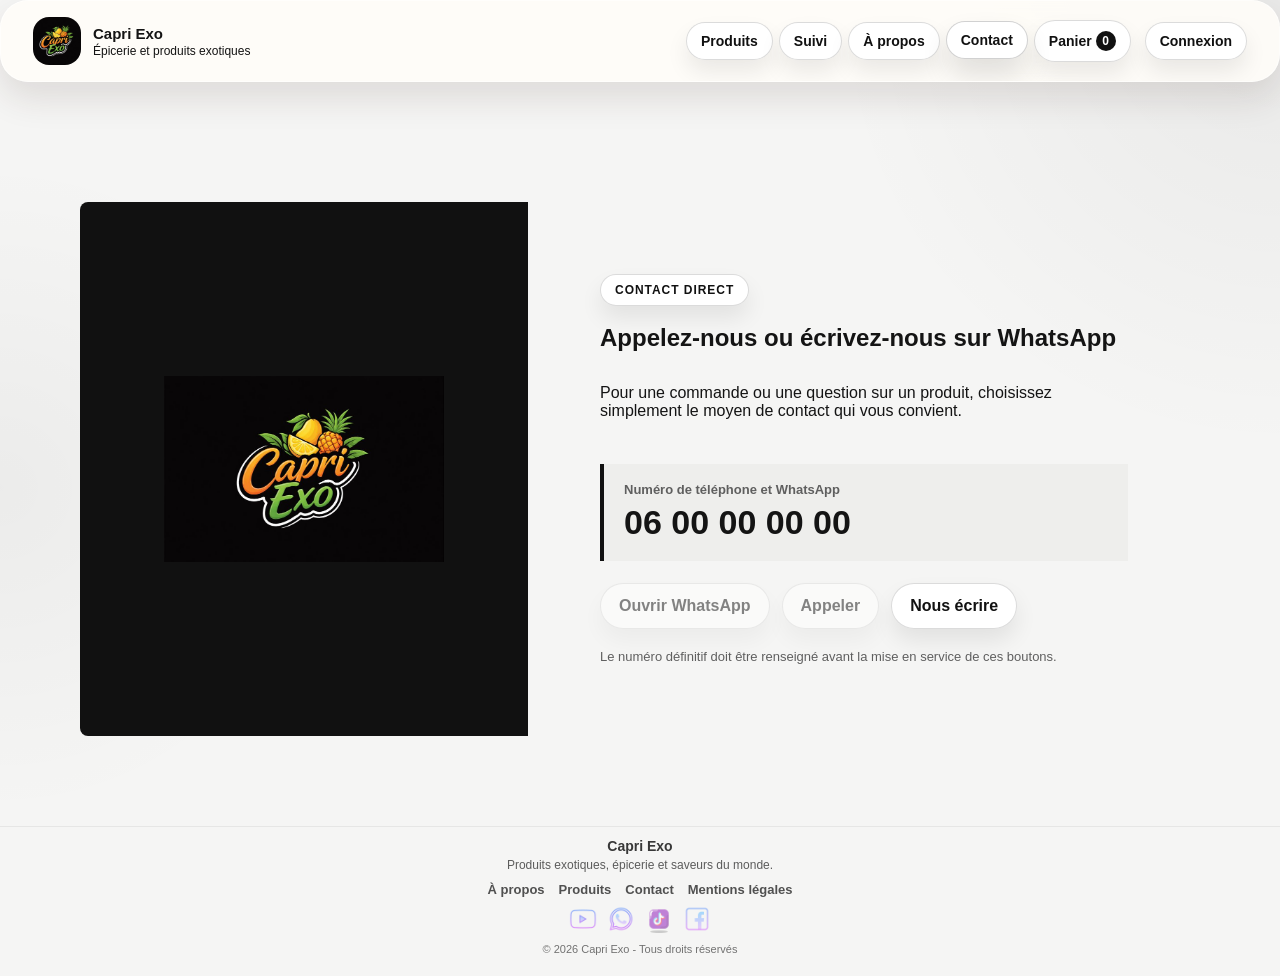
<file: whatsapp.html>
<!DOCTYPE html>
<html lang="fr">
<head>
  <meta charset="UTF-8">
  <meta name="viewport" content="width=device-width, initial-scale=1.0">
  <title>Capri Exo - Contact WhatsApp et téléphone</title>
  <meta name="description" content="Contactez Capri Exo par téléphone ou ouvrez directement une conversation WhatsApp.">
  <link rel="stylesheet" href="css/base.css">
  <link rel="stylesheet" href="css/suivi.css">
  <link rel="stylesheet" href="css/header.css">
  <link rel="stylesheet" href="css/components.css">
  <link rel="stylesheet" href="css/home.css">
  <link rel="stylesheet" href="css/pages.css">
  <link rel="stylesheet" href="css/products.css">
  <link rel="stylesheet" href="css/cart.css">
  <link rel="stylesheet" href="css/footer.css">
  <link rel="stylesheet" href="css/animations.css">
  <link rel="stylesheet" href="css/responsive.css">
  <link rel="icon" href="images/logocapriexo.png">
  <script defer src="js/data.js"></script>
  <script defer src="js/core.js"></script>
  <script defer src="js/whatsapp.js"></script>
  <script defer src="js/main.js"></script>
</head>

<body class="page-standard page-whatsapp">
  <!-- Navigation principale -->
  <nav class="site-nav">
    <a href="index.html" class="brand" aria-label="Accueil Capri Exo">
      <span class="brand-mark"><img src="images/logocapriexo.png" alt="Logo Capri Exo"></span>
      <span class="brand-text">
        <strong>Capri Exo</strong>
        <small>Épicerie et produits exotiques</small>
      </span>
    </a>

    <div class="nav-links">
      <a href="index.html#catalogue-produits">Produits</a>
      <a href="suivi.html">Suivi</a>
      <a href="apropos.html">À propos</a>
      <a href="contact.html" aria-current="page">Contact</a>
      <a href="panier.html">Panier <span class="badge-panier">0</span></a>
      <a href="connexion.html" class="nav-login-link">Connexion</a>
    </div>
  </nav>

  <!-- Coordonnées WhatsApp -->
  <main class="whatsapp-page">
    <section class="whatsapp-contact-shell" aria-labelledby="whatsappPageTitle">
      <div class="whatsapp-contact-visual">
        <img src="images/logocapriexo.png" alt="Capri Exo">
      </div>

      <div class="whatsapp-contact-content">
        <p class="eyebrow">Contact direct</p>
        <h1 id="whatsappPageTitle">Appelez-nous ou écrivez-nous sur WhatsApp</h1>
        <p>Pour une commande ou une question sur un produit, choisissez simplement le moyen de contact qui vous convient.</p>

        <div class="whatsapp-number-panel">
          <span>Numéro de téléphone et WhatsApp</span>
          <strong id="whatsappDisplayNumber">Chargement...</strong>
        </div>

        <div class="whatsapp-contact-actions">
          <a class="button button-primary" id="whatsappChatLink" href="#">Ouvrir WhatsApp</a>
          <a class="button button-secondary" id="whatsappCallLink" href="#">Appeler</a>
          <a class="button button-secondary" href="contact.html">Nous écrire</a>
        </div>

        <p class="whatsapp-contact-note" id="whatsappConfigNotice" hidden>
          Le numéro définitif doit être renseigné avant la mise en service de ces boutons.
        </p>
      </div>
    </section>
  </main>

  <!-- Pied de page -->
  <footer class="site-footer">
    <div class="footer-main">
      <div class="footer-brand">
        <strong>Capri Exo</strong>
        <p>Produits exotiques, épicerie et saveurs du monde.</p>
      </div>

      <div class="footer-links">
        <a href="apropos.html">À propos</a>
        <a href="index.html#catalogue-produits">Produits</a>
        <a href="contact.html">Contact</a>
        <a href="mentionlegales.html">Mentions légales</a>
      </div>

      <div class="footer-socials" aria-label="Réseaux sociaux">
        <a href="https://www.youtube.com" target="_blank" rel="noopener noreferrer" aria-label="YouTube">
          <img src="images/youtubelogo.png" alt="YouTube">
        </a>
        <a href="whatsapp.html" aria-label="WhatsApp et téléphone">
          <img src="images/whatapplogo.png" alt="WhatsApp">
        </a>
        <a href="https://www.tiktok.com" target="_blank" rel="noopener noreferrer" aria-label="TikTok">
          <img src="images/tiktoklogo.png" alt="TikTok">
        </a>
        <a href="https://www.facebook.com" target="_blank" rel="noopener noreferrer" aria-label="Facebook">
          <img src="images/facebooklogo.png" alt="Facebook">
        </a>
      </div>

      <p class="footer-copy">&copy; 2026 Capri Exo - Tous droits réservés</p>
    </div>
  </footer>
</body>
</html>
</file>
<file: css/base.css>
/* ==========================================================================
   CAPRI EXO - BASE ET VARIABLES
   ========================================================================== */

:root {
  --bg: #f5f5f4;
  --surface-soft: #eeeeec;
  --text: #141414;
  --muted: #5f5f5f;
  --line: rgba(0, 0, 0, 0.12);
  --primary: #111111;
  --primary-dark: #000000;
  --accent: #3d3d3d;
  --shadow: 0 18px 40px rgba(0, 0, 0, 0.10);
  --radius-lg: 24px;
  --max-width: 1180px;
  --pill-bg: rgba(255, 255, 255, 0.96);
  --pill-bg-hover: #ffffff;
  --pill-border: rgba(0, 0, 0, 0.14);
  --pill-border-strong: rgba(0, 0, 0, 0.18);
  --pill-text: #111111;
  --pill-shadow: 0 12px 22px rgba(0, 0, 0, 0.08);
  --pill-shadow-hover: 0 16px 28px rgba(0, 0, 0, 0.12);
  --space-section-y: 48px;
  --space-block-gap: 24px;
  --space-content-gap: 18px;
  --space-tight-gap: 12px;
  --space-card-padding: 24px;
  --space-card-padding-sm: 20px;
}

* {
  box-sizing: border-box;
}

html {
  scroll-behavior: smooth;
  scroll-padding-top: 132px;
}

body {
  margin: 0;
  padding-top: 148px;
  min-height: 100vh;
  display: flex;
  flex-direction: column;
  overflow-x: hidden;
  font-family: Arial, sans-serif;
  background:
    radial-gradient(circle at top right, rgba(0, 0, 0, 0.05), transparent 28%),
    radial-gradient(circle at left center, rgba(0, 0, 0, 0.04), transparent 24%),
    var(--bg);
  color: var(--text);
}

body::before {
  content: "";
  position: fixed;
  inset: 0;
  z-index: 5000;
  background: rgba(245, 245, 244, 0.94);
  pointer-events: none;
  animation: pageReveal 0.38s cubic-bezier(0.22, 1, 0.36, 1) forwards;
}

body.page-leaving::before {
  animation: none;
  opacity: 0;
  visibility: hidden;
}

body .site-nav,
body main,
body .site-footer {
  opacity: 0;
  animation: contentReveal 0.42s cubic-bezier(0.22, 1, 0.36, 1) forwards;
}

body .site-nav {
  transform: translate3d(0, -10px, 0);
  animation-duration: 0.36s;
}

body main {
  transform: translate3d(22px, 0, 0);
}

body .site-footer {
  transform: translate3d(0, 10px, 0);
}

main {
  min-height: 72vh;
  flex: 1 0 auto;
}

a {
  color: inherit;
}

button,
input,
textarea {
  font: inherit;
}

img {
  max-width: 100%;
}
</file>
<file: css/suivi.css>
/* ==========================================================================
   CAPRI EXO - PAGE DE SUIVI
   ========================================================================== */

.tracker-page {
  width: min(var(--max-width), calc(100% - 32px));
  margin: 0 auto;
  padding-bottom: 76px;
  display: grid;
  gap: 36px;
}

.tracker-page .page-banner {
  width: 100%;
  max-width: 900px;
  margin-left: 0;
}

.tracker-overview {
  display: grid;
  grid-template-columns: minmax(240px, 0.8fr) minmax(320px, 1.2fr);
  gap: 32px;
  align-items: center;
  padding: 30px 0;
  border-top: 1px solid var(--line);
  border-bottom: 1px solid var(--line);
}

.tracker-progress-copy {
  display: grid;
  gap: 8px;
}

.tracker-progress-copy > strong {
  font-size: clamp(30px, 4vw, 46px);
  line-height: 1;
}

.tracker-progress-copy p:last-child {
  max-width: 560px;
  margin: 0;
  color: var(--muted);
  line-height: 1.65;
}

.tracker-progress-block {
  display: grid;
  gap: 18px;
}

.tracker-progress-block progress {
  width: 100%;
  height: 18px;
  overflow: hidden;
  border: 1px solid var(--line);
  border-radius: 999px;
  background: #ffffff;
  accent-color: #111111;
}

.tracker-progress-block progress::-webkit-progress-bar {
  border-radius: 999px;
  background: #ffffff;
}

.tracker-progress-block progress::-webkit-progress-value {
  border-radius: 999px;
  background: #111111;
}

.tracker-progress-block progress::-moz-progress-bar {
  border-radius: 999px;
  background: #111111;
}

.tracker-stats {
  display: grid;
  grid-template-columns: repeat(3, minmax(0, 1fr));
  gap: 10px;
}

.tracker-stats span {
  display: grid;
  gap: 3px;
  min-width: 0;
  padding: 14px;
  border: 1px solid var(--line);
  border-radius: 8px;
  background: rgba(255, 255, 255, 0.72);
  color: var(--muted);
  font-size: 13px;
}

.tracker-stats strong {
  color: var(--text);
  font-size: 24px;
}

.tracker-workspace {
  display: grid;
  gap: 24px;
}

.tracker-heading-row {
  display: flex;
  align-items: end;
  justify-content: space-between;
  gap: 24px;
}

.tracker-heading-row > div {
  display: grid;
  gap: 8px;
}

.tracker-heading-row h2 {
  margin: 0;
  font-size: clamp(26px, 3vw, 36px);
}

.tracker-visible-count {
  margin: 0;
  color: var(--muted);
  font-weight: 700;
  white-space: nowrap;
}

.tracker-toolbar {
  display: grid;
  grid-template-columns: minmax(260px, 1.4fr) minmax(210px, 0.8fr) auto;
  gap: 14px;
  align-items: end;
  padding: 18px;
  border: 1px solid var(--line);
  border-radius: 8px;
  background: rgba(255, 255, 255, 0.82);
}

.tracker-toolbar label,
.tracker-status-field {
  display: grid;
  gap: 8px;
  min-width: 0;
  color: var(--text);
  font-size: 13px;
  font-weight: 700;
}

.tracker-toolbar input,
.tracker-toolbar select {
  width: 100%;
  min-height: 44px;
  padding: 10px 12px;
  border: 1px solid var(--line);
  border-radius: 8px;
  background: #ffffff;
  color: var(--text);
  outline: none;
}

.tracker-toolbar input:focus,
.tracker-toolbar select:focus,
.tracker-checkbox:focus-visible,
.tracker-segmented button:focus-visible,
.tracker-table input[type="checkbox"]:focus-visible {
  border-color: #111111;
  outline: 3px solid rgba(0, 0, 0, 0.16);
  outline-offset: 2px;
}

.tracker-segmented {
  display: inline-grid;
  grid-template-columns: repeat(3, 1fr);
  min-height: 44px;
  overflow: hidden;
  border: 1px solid var(--line);
  border-radius: 8px;
  background: #ffffff;
}

.tracker-segmented button {
  min-width: 86px;
  padding: 9px 12px;
  border: 0;
  border-right: 1px solid var(--line);
  border-radius: 0;
  background: #ffffff;
  color: #111111;
  font-size: 13px;
  font-weight: 700;
  cursor: pointer;
}

.tracker-segmented button:last-child {
  border-right: 0;
}

.tracker-segmented button:hover,
.tracker-segmented button.is-active {
  background: #111111;
  color: #ffffff;
}

.tracker-table-wrap {
  overflow: auto;
  border: 1px solid var(--line);
  border-radius: 8px;
  background: #ffffff;
  box-shadow: 0 16px 34px rgba(0, 0, 0, 0.07);
}

.tracker-table {
  width: 100%;
  min-width: 1000px;
  border-collapse: collapse;
  text-align: left;
}

.tracker-table th,
.tracker-table td {
  padding: 16px 14px;
  border-bottom: 1px solid var(--line);
  vertical-align: top;
}

.tracker-table th {
  position: sticky;
  top: 0;
  z-index: 2;
  background: #111111;
  color: #ffffff;
  font-size: 12px;
  text-transform: uppercase;
}

.tracker-table td {
  color: #222222;
  font-size: 14px;
  line-height: 1.55;
}

.tracker-table tbody tr:last-child td {
  border-bottom: 0;
}

.tracker-table tbody tr.is-complete {
  background: #f1f1ef;
}

.tracker-table tbody tr.is-complete td:not(.tracker-check-cell) {
  color: #616161;
}

.tracker-table th:first-child,
.tracker-check-cell {
  width: 64px;
  text-align: center;
}

.tracker-table th:nth-child(2) {
  width: 150px;
}

.tracker-table th:nth-child(3) {
  width: 210px;
}

.tracker-table th:nth-child(5),
.tracker-table th:nth-child(6) {
  width: 110px;
}

.tracker-table input[type="checkbox"] {
  width: 21px;
  height: 21px;
  margin: 1px 0 0;
  accent-color: #111111;
  cursor: pointer;
}

.tracker-domain {
  display: block;
  color: #111111;
  font-weight: 800;
}

.tracker-table td small {
  display: block;
  margin-top: 4px;
  color: var(--muted);
}

.tracker-priority,
.tracker-state {
  display: inline-flex;
  align-items: center;
  justify-content: center;
  min-height: 28px;
  padding: 5px 9px;
  border: 1px solid #111111;
  border-radius: 999px;
  font-size: 11px;
  font-weight: 800;
  white-space: nowrap;
}

.tracker-priority-critique {
  background: #111111;
  color: #ffffff;
}

.tracker-priority-haute {
  background: #3b3b3b;
  color: #ffffff;
}

.tracker-priority-moyenne {
  border-color: #6b6b6b;
  background: #e8e8e6;
  color: #111111;
}

.tracker-priority-basse {
  border-color: #b7b7b3;
  background: #ffffff;
  color: #4c4c4c;
}

.tracker-state.is-done {
  background: #111111;
  color: #ffffff;
}

.tracker-state.is-todo {
  border-color: #a0a09c;
  background: #ffffff;
  color: #333333;
}

.tracker-empty-state {
  margin: 0;
  padding: 42px 20px;
  text-align: center;
  color: var(--muted);
}

.tracker-actions {
  display: flex;
  flex-wrap: wrap;
  justify-content: flex-end;
  gap: 10px;
}

.tracker-reset-button {
  border: 1px solid #111111;
  background: transparent;
  color: #111111;
}

.tracker-reset-button:hover {
  background: #111111;
  color: #ffffff;
}

@media (max-width: 920px) {
  .tracker-overview,
  .tracker-toolbar {
    grid-template-columns: 1fr;
  }

  .tracker-status-field,
  .tracker-segmented {
    width: 100%;
  }

  .tracker-segmented button {
    min-width: 0;
  }
}

@media (max-width: 720px) {
  .tracker-page {
    width: min(100% - 20px, var(--max-width));
    gap: 28px;
  }

  .tracker-overview {
    gap: 24px;
    padding: 24px 0;
  }

  .tracker-stats {
    grid-template-columns: 1fr;
  }

  .tracker-heading-row {
    align-items: flex-start;
    flex-direction: column;
    gap: 10px;
  }

  .tracker-toolbar {
    padding: 14px;
  }

  .tracker-table-wrap {
    overflow: visible;
    border: 0;
    background: transparent;
    box-shadow: none;
  }

  .tracker-table {
    min-width: 0;
  }

  .tracker-table thead {
    display: none;
  }

  .tracker-table,
  .tracker-table tbody,
  .tracker-table tr,
  .tracker-table td {
    display: block;
    width: 100%;
  }

  .tracker-table tr {
    margin-bottom: 12px;
    overflow: hidden;
    border: 1px solid var(--line);
    border-radius: 8px;
    background: #ffffff;
    box-shadow: 0 10px 24px rgba(0, 0, 0, 0.06);
  }

  .tracker-table th:first-child,
  .tracker-check-cell,
  .tracker-table th:nth-child(2),
  .tracker-table th:nth-child(3),
  .tracker-table th:nth-child(5),
  .tracker-table th:nth-child(6) {
    width: 100%;
  }

  .tracker-table td {
    display: grid;
    grid-template-columns: minmax(90px, 0.35fr) minmax(0, 1fr);
    gap: 12px;
    padding: 12px 14px;
    text-align: left;
  }

  .tracker-table td::before {
    content: attr(data-label);
    color: var(--muted);
    font-size: 11px;
    font-weight: 800;
    text-transform: uppercase;
  }

  .tracker-check-cell {
    align-items: center;
  }

  .tracker-actions {
    align-items: stretch;
    flex-direction: column;
  }

  .tracker-actions .button {
    width: 100%;
  }
}

@media print {
  body {
    padding-top: 0;
    background: #ffffff;
  }

  body::before,
  .site-nav,
  .site-footer,
  .tracker-toolbar,
  .tracker-actions {
    display: none !important;
  }

  body main {
    opacity: 1;
    transform: none;
    animation: none;
  }

  .tracker-page {
    width: 100%;
    padding: 0;
  }

  .tracker-table-wrap {
    overflow: visible;
    box-shadow: none;
  }

  .tracker-table {
    min-width: 0;
  }

  .tracker-table th,
  .tracker-table td {
    padding: 8px;
    font-size: 10px;
  }

  .tracker-table input[type="checkbox"] {
    print-color-adjust: exact;
  }
}
</file>
<file: css/header.css>
/* ==========================================================================
   CAPRI EXO - HEADER ET NAVIGATION
   ========================================================================== */

.site-nav {
  position: fixed;
  top: 0;
  left: 0;
  z-index: 2000;
  width: 100%;
  display: grid;
  grid-template-columns: auto 1fr;
  grid-template-areas: "brand links";
  align-items: center;
  gap: 18px;
  padding: 16px clamp(16px, 3vw, 32px);
  border: 1px solid rgba(255, 255, 255, 0.55);
  border-radius: 28px;
  background: rgba(255, 253, 249, 0.88);
  box-shadow: 0 16px 35px rgba(61, 36, 28, 0.12);
  backdrop-filter: blur(18px);
  overflow: hidden;
}

.brand {
  grid-area: brand;
  display: inline-flex;
  align-items: center;
  gap: 12px;
  text-decoration: none;
  color: var(--text);
  flex-shrink: 0;
}

.brand-mark {
  width: 48px;
  height: 48px;
  display: inline-flex;
  align-items: center;
  justify-content: center;
  border-radius: 16px;
  overflow: hidden;
}

.brand-mark img {
  width: 100%;
  height: 100%;
  object-fit: cover;
  display: block;
}

.brand-text {
  display: grid;
  gap: 2px;
}

.brand-text strong {
  font-size: 15px;
}

.brand-text small {
  color: var(--text);
  font-size: 12px;
}

.nav-links {
  grid-area: links;
  display: flex;
  align-items: center;
  gap: 6px;
  justify-self: end;
  justify-content: flex-end;
  flex-wrap: wrap;
}

.nav-links a {
  display: inline-flex;
  align-items: center;
  justify-content: center;
  padding: 10px 14px;
  border: 1px solid var(--pill-border);
  border-radius: 999px;
  background: var(--pill-bg);
  color: var(--pill-text);
  text-decoration: none;
  font-size: 14px;
  font-weight: 700;
  box-shadow: var(--pill-shadow);
  transition: background 0.25s ease, color 0.25s ease, transform 0.25s ease, border-color 0.25s ease, box-shadow 0.25s ease;
}

.nav-links a:hover,
.nav-links a[aria-current="page"] {
  background: var(--pill-bg-hover);
  color: var(--pill-text);
  transform: translateY(-1px);
}

.nav-links a[aria-current="page"] {
  border-color: var(--pill-border-strong);
  box-shadow: var(--pill-shadow-hover);
}

.nav-login-link {
  margin-left: 8px;
  border-color: var(--pill-border);
  background: var(--pill-bg);
  color: var(--pill-text);
  box-shadow: var(--pill-shadow);
}

.nav-login-link:hover,
.nav-login-link[aria-current="page"] {
  background: var(--pill-bg-hover);
  border-color: var(--pill-border-strong);
  box-shadow: var(--pill-shadow-hover);
}

.nav-toggle {
  display: none;
  align-items: center;
  justify-content: center;
  width: 46px;
  height: 46px;
  padding: 0;
  border: 1px solid rgba(0, 0, 0, 0.12);
  border-radius: 16px;
  background: rgba(255, 255, 255, 0.9);
  color: var(--primary-dark);
  box-shadow: 0 10px 18px rgba(0, 0, 0, 0.08);
}

.nav-toggle-bars {
  display: grid;
  gap: 5px;
}

.nav-toggle-bars span {
  display: block;
  width: 18px;
  height: 2px;
  border-radius: 999px;
  background: currentColor;
  transition: transform 0.22s ease, opacity 0.22s ease;
}

.badge-panier {
  display: inline-flex;
  align-items: center;
  justify-content: center;
  min-width: 20px;
  height: 20px;
  margin-left: 4px;
  padding: 0 5px;
  border-radius: 999px;
  background: var(--primary);
  color: #fff;
  font-size: 12px;
}

.search-box {
  display: flex;
  align-items: center;
  width: min(100%, 600px);
  min-height: 56px;
  margin: 0 auto;
  padding: 4px;
  border: 1px solid rgba(95, 67, 52, 0.14);
  border-radius: 999px;
  background: rgba(255, 255, 255, 0.96);
  box-shadow: 0 10px 24px rgba(67, 42, 30, 0.08);
  transition: border-color 0.25s ease, box-shadow 0.25s ease, transform 0.25s ease;
}

.search-box:focus-within {
  border-color: rgba(0, 0, 0, 0.28);
  box-shadow: 0 14px 30px rgba(0, 0, 0, 0.10);
}

.search-box input {
  width: 100%;
  padding: 14px 18px;
  border: none;
  background: transparent;
  color: var(--text);
  font-size: 15px;
}

.search-box input::placeholder {
  color: #8a7d76;
}

.search-box input:focus {
  outline: none;
  box-shadow: none;
}

.search-box button {
  width: 48px;
  height: 48px;
  flex: 0 0 48px;
  padding: 0;
  border-radius: 50%;
  background: linear-gradient(135deg, var(--primary), #3a3a3a);
  color: #fff;
  font-weight: 700;
  box-shadow: 0 10px 18px rgba(0, 0, 0, 0.18);
  transition: transform 0.25s ease, box-shadow 0.25s ease, filter 0.25s ease;
}

.search-box button:hover {
  transform: translateY(-1px) scale(1.03);
  box-shadow: 0 14px 22px rgba(0, 0, 0, 0.22);
  filter: brightness(1.03);
}

.search-box button svg {
  width: 19px;
  height: 19px;
  stroke: currentColor;
  stroke-width: 2.2;
  fill: none;
  stroke-linecap: round;
  stroke-linejoin: round;
}
</file>
<file: css/components.css>
/* ==========================================================================
   CAPRI EXO - COMPOSANTS COMMUNS
   ========================================================================== */

/* Boutons et formulaires */

.form-stack input:focus,
.form-stack select:focus,
.form-stack textarea:focus,
.quantity-control input:focus,
.cart-control input:focus,
.summary-fields input:focus,
.summary-fields select:focus,
.summary-fields textarea:focus {
  outline: none;
  border-color: rgba(0, 0, 0, 0.28);
  box-shadow: 0 0 0 4px rgba(0, 0, 0, 0.08);
}

.search-box button,
.button {
  display: inline-flex;
  align-items: center;
  justify-content: center;
  border: none;
  border-radius: 999px;
  cursor: pointer;
  text-decoration: none;
  transition: transform 0.25s ease, box-shadow 0.25s ease, background 0.25s ease;
}

.button {
  padding: 13px 18px;
  border: 1px solid var(--pill-border);
  background: var(--pill-bg);
  color: var(--pill-text);
  box-shadow: var(--pill-shadow);
  font-weight: 700;
}

.button:hover,
.icon-button:hover,
.filter-button:hover,
.add-button:hover {
  transform: translateY(-2px);
}

.search-box button,
.button,
.icon-button,
.filter-button,
.add-button,
.weight-chip {
  touch-action: manipulation;
}

.search-box button:not(:disabled):active,
.button:not(:disabled):active,
.icon-button:not(:disabled):active,
.filter-button:not(:disabled):active,
.add-button:not(:disabled):active,
.weight-chip:not(:disabled):active {
  transform: translateY(0) scale(0.98);
  transition-duration: 0.08s;
}

.button-primary {
  background: var(--pill-bg);
  color: var(--pill-text);
  border-color: var(--pill-border);
  box-shadow: var(--pill-shadow);
}

.button-secondary {
  background: var(--pill-bg);
  color: var(--pill-text);
  border-color: var(--pill-border);
}

.button-whatsapp {
  background: var(--pill-bg);
  color: var(--pill-text);
  border-color: var(--pill-border);
  box-shadow: var(--pill-shadow);
}

.button:hover {
  background: var(--pill-bg-hover);
  border-color: var(--pill-border-strong);
  box-shadow: var(--pill-shadow-hover);
}

button:disabled,
.button:disabled,
.add-button:disabled {
  opacity: 0.55;
  cursor: not-allowed;
  transform: none;
  box-shadow: none;
}

.quantity-control label,
.cart-control label,
.form-stack label {
  display: grid;
  gap: 8px;
  color: var(--muted);
  font-size: 13px;
  font-weight: 700;
}

.quantity-control input,
.cart-control input,
.form-stack input,
.form-stack select,
.form-stack textarea {
  width: 100%;
  padding: 12px 13px;
  border: 1px solid var(--line);
  border-radius: 14px;
  background: rgba(255, 255, 255, 0.92);
  color: var(--text);
}

.form-stack textarea {
  min-height: 120px;
  resize: vertical;
}

.form-message {
  min-height: 24px;
  margin: 12px 0 0;
  color: var(--primary-dark);
  font-weight: 700;
}

/* Blocs communs et mise en page */

.hero,
.section,
.catalog-page,
.detail-page,
.contact-page,
.cart-page,
.about-page,
.legal-page {
  width: min(calc(100% - 32px), var(--max-width));
  margin: 0 auto;
}

.content-card,
.feature-card,
.product-card,
.review-card,
.cart-item,
.summary-card,
.modal-card,
.info-panel {
  border: 1px solid rgba(255, 255, 255, 0.6);
  border-radius: var(--radius-lg);
  background: rgba(255, 253, 249, 0.9);
  box-shadow: var(--shadow);
}

.photo-frame,
.content-card,
.feature-card,
.market-location-card,
.review-card,
.summary-card,
.info-panel {
  transition:
    transform 0.35s ease,
    box-shadow 0.35s ease,
    border-color 0.35s ease;
}

.page-home .photo-frame:hover,
.page-home .content-card:hover,
.page-home .feature-card:hover,
.page-home .market-location-card:hover,
.page-home .info-panel:hover {
  transform: translateY(-4px);
  box-shadow: 0 26px 46px rgba(0, 0, 0, 0.14);
  border-color: rgba(0, 0, 0, 0.12);
}

.feature-card,
.content-card,
.info-panel,
.summary-card {
  padding: var(--space-card-padding);
}

.feature-card h3,
.content-card h2,
.info-panel h3,
.summary-card h2,
.modal-card h2 {
  margin: 0 0 14px;
  font-size: clamp(21px, 2.1vw, 30px);
  line-height: 1.15;
  text-wrap: balance;
}

.eyebrow {
  display: inline-flex;
  align-items: center;
  width: fit-content;
  margin: 0 0 10px;
  padding: 8px 14px;
  border: 1px solid var(--pill-border);
  border-radius: 999px;
  background: var(--pill-bg);
  color: var(--pill-text);
  font-size: 12px;
  font-weight: 700;
  letter-spacing: 0.08em;
  text-transform: uppercase;
  box-shadow: var(--pill-shadow);
}

.hero h1,
.page-banner h1,
.section-heading h2,
.product-info h1 {
  margin: 0;
  line-height: 1.02;
}

.hero-text,
.page-banner p,
.story-copy p,
.content-card p,
.product-description,
.info-panel p {
  color: var(--text);
  line-height: 1.75;
}

.section-heading {
  max-width: 720px;
  margin: 0 auto 24px;
  display: grid;
  gap: var(--space-tight-gap);
  text-align: center;
}

.section-heading-left,
.page-banner-left {
  margin-left: 0;
  margin-right: auto;
  text-align: left;
  justify-items: start;
}

.section-heading .eyebrow,
.page-banner .eyebrow {
  margin-bottom: 0;
}

.section-heading:not(.section-heading-left) .eyebrow,
.page-banner:not(.page-banner-left) .eyebrow {
  margin-left: auto;
  margin-right: auto;
}

.section-heading h2 {
  font-size: clamp(28px, 4vw, 46px);
  text-wrap: balance;
}

.page-banner h1,
.section-heading h2,
.product-info h1 {
  color: #1c1512;
}

.page-banner p:last-child,
.section-heading p:last-child {
  max-width: 62ch;
  margin: 0 auto;
}

.page-banner-left p:last-child,
.section-heading-left p:last-child {
  margin-left: 0;
}

.info-note,
.muted {
  color: var(--text);
}

.page-banner p:last-child,
.content-card > p,
.legal-stack p,
.contact-layout p,
.summary-card > p {
  max-width: 60ch;
}

.empty-state {
  padding: 38px 28px;
  border-radius: var(--radius-lg);
  background: rgba(255, 253, 249, 0.9);
  box-shadow: var(--shadow);
  text-align: center;
}
</file>
<file: css/home.css>
/* ==========================================================================
   CAPRI EXO - PAGE D'ACCUEIL
   ========================================================================== */

.hero {
  position: relative;
  display: grid;
  grid-template-columns: 1.05fr 0.95fr;
  gap: 28px;
  align-items: center;
  padding: 22px 0 18px;
}

.hero h1 {
  max-width: 10ch;
  margin: 0;
  font-size: clamp(38px, 6.2vw, 66px);
  line-height: 1.02;
}

.hero-text {
  max-width: 600px;
  margin: 12px 0 16px;
  font-size: 17px;
  line-height: 1.65;
}

.hero-quick-links {
  display: flex;
  flex-wrap: wrap;
  gap: 10px;
  margin: 0 0 14px;
}

.quick-link {
  display: inline-flex;
  align-items: center;
  justify-content: center;
  padding: 10px 14px;
  border: 1px solid var(--pill-border);
  border-radius: 999px;
  background: var(--pill-bg);
  color: var(--pill-text);
  text-decoration: none;
  font-size: 14px;
  font-weight: 700;
  box-shadow: var(--pill-shadow);
  transition: transform 0.22s ease, box-shadow 0.22s ease, background 0.22s ease, border-color 0.22s ease;
}

.quick-link:hover {
  transform: translateY(-1px);
  border-color: var(--pill-border-strong);
  background: var(--pill-bg-hover);
  color: var(--pill-text);
  box-shadow: var(--pill-shadow-hover);
}

.page-home .hero-actions-top .button-primary,
.page-home .hero-actions-top .button-secondary,
.page-home .home-products-section .home-section-head .button-primary,
.page-home .home-products-section .home-section-head .button-secondary {
  background: var(--pill-bg);
  color: var(--pill-text);
  border: 1px solid var(--pill-border);
  box-shadow: var(--pill-shadow);
}

.page-home .hero-actions-top .button-primary:hover,
.page-home .hero-actions-top .button-secondary:hover,
.page-home .home-products-section .home-section-head .button-primary:hover,
.page-home .home-products-section .home-section-head .button-secondary:hover {
  background: var(--pill-bg-hover);
  color: var(--pill-text);
  border-color: var(--pill-border-strong);
  box-shadow: var(--pill-shadow-hover);
}

.hero-actions {
  display: flex;
  gap: 14px;
  flex-wrap: wrap;
}

.hero-points,
.plain-list {
  display: grid;
  gap: 10px;
  margin: 18px 0 0;
  padding: 0;
  list-style: none;
}

.hero-points li,
.plain-list li {
  position: relative;
  padding-left: 24px;
  color: var(--text);
  line-height: 1.6;
}

.hero-points li::before,
.plain-list li::before {
  content: "";
  position: absolute;
  top: 0.8em;
  left: 0;
  width: 9px;
  height: 9px;
  transform: translateY(-50%);
  border-radius: 50%;
  background: #000000;
}

.hero-visual {
  display: grid;
  gap: var(--space-content-gap);
}

.hero-photo-panel {
  display: grid;
  gap: var(--space-tight-gap);
}

.photo-frame {
  position: relative;
  overflow: hidden;
  border: 1px solid rgba(255, 255, 255, 0.68);
  border-radius: 26px;
  background:
    linear-gradient(135deg, rgba(255, 255, 255, 0.98), rgba(238, 238, 236, 0.95));
  box-shadow: 0 22px 44px rgba(53, 33, 24, 0.14);
}

.photo-frame::before {
  content: "";
  position: absolute;
  inset: 0;
  background: linear-gradient(140deg, rgba(255, 255, 255, 0.16), transparent 42%, rgba(0, 0, 0, 0.06));
  pointer-events: none;
  animation: frameSheen 9s ease-in-out infinite;
}

.photo-frame-large {
  min-height: 340px;
}

.home-wide-photo {
  min-height: 400px;
}

.photo-frame-medium {
  min-height: 250px;
}

.photo-frame-small {
  min-height: 180px;
}

.photo-frame img {
  width: 100%;
  height: 100%;
  display: block;
  object-fit: cover;
}

.photo-placeholder {
  position: relative;
  z-index: 1;
  min-height: inherit;
  height: 100%;
  display: grid;
  align-content: end;
  gap: 10px;
  padding: 28px;
}

.photo-placeholder-kicker {
  display: inline-flex;
  width: fit-content;
  padding: 8px 12px;
  border-radius: 999px;
  background: rgba(255, 255, 255, 0.86);
  color: var(--primary-dark);
  font-size: 12px;
  font-weight: 700;
  box-shadow: 0 12px 22px rgba(58, 36, 25, 0.1);
}

.photo-placeholder strong {
  font-size: clamp(22px, 3vw, 32px);
  line-height: 1.18;
}

.photo-placeholder p {
  margin: 0;
  color: var(--text);
  line-height: 1.65;
}

.photo-placeholder span {
  font-weight: 700;
}

.photo-caption {
  margin: 0;
  color: var(--text);
  line-height: 1.65;
}

.media-badge,
.card-kicker {
  display: inline-flex;
  width: fit-content;
  padding: 8px 12px;
  border-radius: 999px;
  background: rgba(34, 27, 24, 0.08);
  color: var(--text);
  font-size: 12px;
  font-weight: 700;
}

.feature-grid,
.about-grid,
.contact-layout {
  display: grid;
  gap: var(--space-block-gap);
}

.section {
  padding: var(--space-section-y) 0 28px;
}

.catalog-search-box {
  position: sticky;
  top: 108px;
  z-index: 1500;
  margin: 0 auto 20px;
  width: min(100%, 680px);
}

.feature-grid {
  grid-template-columns: repeat(3, 1fr);
}

.story-section {
  display: grid;
  grid-template-columns: 1.1fr 0.9fr;
  gap: 22px;
  align-items: start;
}

.market-side {
  display: grid;
  gap: 14px;
}

.market-section-heading {
  margin-bottom: 2px;
}

.market-locations-grid {
  display: grid;
  grid-template-columns: repeat(2, minmax(0, 1fr));
  gap: var(--space-block-gap);
}

.market-location-card {
  overflow: hidden;
  border: 1px solid rgba(255, 255, 255, 0.6);
  border-radius: var(--radius-lg);
  background: rgba(255, 253, 249, 0.92);
  box-shadow: var(--shadow);
}

.market-location-card .photo-frame {
  position: relative;
  display: block;
  padding: 0;
  line-height: 0;
  background: linear-gradient(180deg, #ffffff, #f1f1ef);
}

.market-location-card .photo-frame img {
  position: absolute;
  inset: 0;
  width: 100%;
  height: 100%;
  display: block;
  object-fit: cover;
  object-position: center;
  padding: 0;
  margin: 0;
}

.market-location-content {
  display: grid;
  gap: 14px;
  padding: var(--space-card-padding);
}

.market-location-content h3 {
  margin: 0;
  font-size: 24px;
}

.market-location-summary,
.market-location-note {
  margin: 0;
  color: var(--text);
  line-height: 1.7;
}

.market-location-meta {
  display: grid;
  gap: 8px;
  margin: 0;
  padding: 0;
  list-style: none;
}

.market-location-meta li {
  color: var(--text);
  line-height: 1.6;
}

.market-photo-left {
  width: 100%;
  min-height: 360px;
  margin-top: 16px;
  margin-left: 0;
}

.info-line {
  margin: 0 0 10px;
}

.home-products-section {
  display: grid;
  gap: 24px;
}

.home-info-grid {
  grid-template-columns: repeat(3, minmax(0, 1fr));
}

.home-products-section-alt {
  padding-top: 18px;
}

.home-section-head {
  display: flex;
  align-items: end;
  justify-content: space-between;
  gap: 18px;
  flex-wrap: wrap;
}

.home-section-head .section-heading {
  margin: 0;
  text-align: left;
}

.home-section-head .section-heading p:last-child {
  margin-left: 0;
}

.hero-copy {
  display: grid;
  align-content: start;
}

.hero-actions-top {
  display: flex;
  justify-content: flex-start;
  margin: 0 0 14px;
}

.page-home .section {
  padding-top: 38px;
}

.page-home .hero + .section {
  padding-top: 20px;
}

.home-catalog-section .section-heading,
.home-about-section .section-heading {
  margin-bottom: 22px;
}

.home-catalog-section .catalog-tools {
  margin-bottom: 28px;
}

.store-checklist {
  display: grid;
  gap: 10px;
  margin: 16px 0 0;
  padding: 0;
  list-style: none;
}

.store-checklist li {
  position: relative;
  padding-left: 24px;
  color: var(--text);
  line-height: 1.6;
}

.store-checklist li::before {
  content: "";
  position: absolute;
  top: 0.8em;
  left: 0;
  width: 9px;
  height: 9px;
  transform: translateY(-50%);
  border-radius: 50%;
  background: #000000;
}

.info-panel .button {
  margin-top: 10px;
}
</file>
<file: css/pages.css>
/* ========================================================================== 
   CAPRI EXO - PAGES SECONDAIRES
   ========================================================================== */

.login-page {
  width: min(calc(100% - 32px), var(--max-width));
  margin: 0 auto;
}

.contact-page,
.about-page,
.legal-page,
.cart-page,
.login-page {
  display: grid;
  gap: 28px;
  align-content: start;
  padding-bottom: 72px;
}

.page-banner {
  width: 100%;
  max-width: 920px;
  margin: 0;
  padding: 34px 0 30px;
  display: grid;
  gap: 12px;
  justify-items: start;
  border-bottom: 1px solid var(--line);
  text-align: left;
}

.page-banner::after {
  content: none;
}

.page-banner h1 {
  max-width: 820px;
  color: #111111;
  font-size: 48px;
  line-height: 1.05;
  text-wrap: balance;
}

.page-banner p:last-of-type {
  max-width: 680px;
  margin: 0;
  color: #303030;
  font-size: 16px;
  line-height: 1.65;
}

.page-actions {
  display: flex;
  align-items: center;
  flex-wrap: wrap;
  gap: 10px;
  margin-top: 4px;
}

.page-actions .button {
  min-height: 46px;
}

.page-about .content-card,
.page-contact .content-card,
.page-login .content-card,
.legal-page .content-card {
  border: 1px solid rgba(0, 0, 0, 0.08);
  border-radius: 22px;
  background: linear-gradient(180deg, #ffffff, #f7f7f5);
  box-shadow: 0 20px 40px rgba(0, 0, 0, 0.07);
}

.page-about .content-card h2,
.page-contact .content-card h2,
.page-login .content-card h2 {
  color: #111111;
  font-size: 25px;
  line-height: 1.2;
}

/* Page A propos */

.about-hero-visual {
  margin: 0;
}

.about-hero-visual .photo-frame {
  min-height: 460px;
  overflow: hidden;
  border: 1px solid rgba(0, 0, 0, 0.08);
  border-radius: 24px;
  background: #ffffff;
  box-shadow: 0 24px 48px rgba(0, 0, 0, 0.08);
}

.about-hero-visual .photo-placeholder {
  padding: 0;
}

.about-hero-visual img {
  width: 100%;
  height: 100%;
  display: block;
  object-fit: cover;
}

.about-page > .section {
  width: 100%;
  padding: 16px 0 0;
}

.about-grid {
  display: grid;
  grid-template-columns: repeat(2, minmax(0, 1fr));
  gap: 18px;
  align-items: stretch;
}

.about-grid .content-card {
  height: 100%;
}

.about-grid .plain-list {
  margin-bottom: 0;
}

.about-markets-section {
  padding-top: 18px;
}

/* Page Contact */

.contact-grid {
  display: grid;
  grid-template-columns: repeat(2, minmax(0, 1fr));
  gap: 20px;
  align-items: start;
}

.contact-info-card {
  grid-column: 1 / -1;
  display: grid;
  grid-template-columns: minmax(260px, 0.8fr) minmax(0, 1.2fr);
  gap: 28px;
  align-items: center;
}

.contact-info-card .eyebrow,
.login-card .eyebrow,
.login-benefits .eyebrow {
  margin-bottom: 12px;
}

.contact-highlights,
.login-benefits-list {
  display: grid;
  gap: 0;
  margin: 0;
  padding: 0;
  list-style: none;
}

.contact-highlights li,
.login-benefits-list li {
  display: grid;
  gap: 4px;
  padding: 14px 0;
  border-bottom: 1px solid rgba(0, 0, 0, 0.10);
}

.contact-highlights li:first-child,
.login-benefits-list li:first-child {
  padding-top: 0;
}

.contact-highlights li:last-child,
.login-benefits-list li:last-child {
  padding-bottom: 0;
  border-bottom: 0;
}

.contact-highlights strong,
.login-benefits-list strong {
  color: #111111;
  font-size: 15px;
}

.contact-highlights span,
.login-benefits-list span {
  color: #4a4a4a;
  font-size: 14px;
  line-height: 1.55;
}

.contact-form-card,
.review-form-card {
  padding: 28px;
}

.contact-page .form-stack,
.login-page .form-stack {
  display: grid;
  gap: 16px;
}

.contact-page .form-stack label,
.login-page .form-stack label {
  gap: 8px;
  color: #202020;
}

.contact-page .form-stack input,
.contact-page .form-stack select,
.contact-page .form-stack textarea,
.login-page .form-stack input {
  min-height: 48px;
  padding: 13px 14px;
  border: 1px solid rgba(0, 0, 0, 0.14);
  border-radius: 12px;
  background: #ffffff;
}

.contact-page .form-stack textarea {
  min-height: 132px;
}

.contact-page .form-stack .button-primary,
.login-page .form-stack .button-primary {
  width: 100%;
  min-height: 50px;
  margin-top: 4px;
}

.contact-page .form-message {
  margin: 12px 0 0;
}

.contact-page #reviewSummary {
  margin: -4px 0 16px;
}

.review-list {
  display: grid;
  grid-template-columns: repeat(2, minmax(0, 1fr));
  gap: 16px;
}

.review-card {
  padding: 22px;
  display: grid;
  gap: 12px;
  border-color: rgba(0, 0, 0, 0.08);
  background: #ffffff;
  box-shadow: 0 14px 28px rgba(0, 0, 0, 0.05);
}

.review-card-header {
  display: flex;
  justify-content: space-between;
  gap: 12px;
}

.review-stars {
  color: #111111;
}

.rating-picker {
  display: flex;
  flex-wrap: wrap;
  gap: 8px;
}

.rating-star {
  width: 42px;
  height: 42px;
  border: 1px solid rgba(0, 0, 0, 0.14);
  border-radius: 50%;
  background: #ffffff;
  color: #b6b6b6;
  font-size: 21px;
  line-height: 1;
  cursor: pointer;
  transition: color 0.2s ease, background 0.2s ease, transform 0.2s ease;
}

.rating-star:hover {
  transform: translateY(-1px);
}

.rating-star.is-active {
  background: #111111;
  color: #ffffff;
}

/* Page Connexion */

.login-layout {
  display: grid;
  grid-template-columns: minmax(320px, 0.85fr) minmax(0, 1.15fr);
  gap: 22px;
  align-items: stretch;
}

.login-card {
  padding: 30px;
}

.login-intro {
  margin: -2px 0 20px;
  color: #3f3f3f;
}

.login-page input:disabled {
  background: #f1f1ef;
  color: #757575;
  cursor: not-allowed;
}

.login-benefits {
  padding: 32px;
  border-radius: 22px;
  background: #111111;
  color: #ffffff;
  box-shadow: 0 22px 42px rgba(0, 0, 0, 0.15);
}

.login-benefits h2 {
  max-width: 560px;
  margin: 0 0 24px;
  color: #ffffff;
  font-size: 32px;
  line-height: 1.15;
}

.login-benefits .eyebrow {
  border-color: rgba(255, 255, 255, 0.25);
  background: rgba(255, 255, 255, 0.10);
  color: #ffffff;
  box-shadow: none;
}

.login-benefits-list li {
  border-color: rgba(255, 255, 255, 0.16);
}

.login-benefits-list strong,
.login-benefits-list span {
  color: #ffffff;
}

.login-benefits-list span {
  opacity: 0.76;
}

.login-benefits .page-actions {
  margin-top: 26px;
}

.login-benefits .button-secondary {
  border-color: rgba(255, 255, 255, 0.30);
}

/* Avis et messages */

.review-list,
.legal-stack {
  display: grid;
  gap: 18px;
}

.site-toast {
  position: fixed;
  right: 18px;
  bottom: 18px;
  z-index: 5000;
  min-width: 220px;
  max-width: min(360px, calc(100% - 36px));
  padding: 14px 16px;
  border-radius: 14px;
  background: rgba(17, 17, 17, 0.96);
  color: #ffffff;
  box-shadow: 0 16px 30px rgba(0, 0, 0, 0.22);
  opacity: 0;
  transform: translateY(10px);
  pointer-events: none;
  transition: opacity 0.24s ease, transform 0.24s ease;
}

.site-toast.is-visible {
  opacity: 1;
  transform: translateY(0);
}
.whatsapp-page {
  width: min(1120px, calc(100% - 32px));
  margin: 0 auto;
  padding: 54px 0 72px;
}

.whatsapp-contact-shell {
  display: grid;
  grid-template-columns: minmax(240px, 0.8fr) minmax(0, 1.2fr);
  min-height: 520px;
  overflow: hidden;
  border: 1px solid var(--border);
  border-radius: 8px;
  background: var(--surface);
  box-shadow: var(--shadow-soft);
}

.whatsapp-contact-visual {
  display: grid;
  place-items: center;
  padding: 48px;
  background: #111111;
}

.whatsapp-contact-visual img {
  display: block;
  width: min(280px, 100%);
  height: auto;
}

.whatsapp-contact-content {
  display: flex;
  flex-direction: column;
  justify-content: center;
  align-items: flex-start;
  padding: clamp(34px, 6vw, 72px);
}

.whatsapp-contact-content h1 {
  max-width: 680px;
  margin: 8px 0 16px;
}

.whatsapp-contact-content > p {
  max-width: 620px;
}

.whatsapp-number-panel {
  width: 100%;
  margin: 28px 0 22px;
  padding: 18px 20px;
  border-left: 4px solid #111111;
  background: var(--surface-soft);
}

.whatsapp-number-panel span,
.whatsapp-number-panel strong {
  display: block;
}

.whatsapp-number-panel span {
  margin-bottom: 5px;
  color: var(--muted);
  font-size: 13px;
  font-weight: 700;
}

.whatsapp-number-panel strong {
  color: var(--text);
  font-size: clamp(24px, 4vw, 34px);
  line-height: 1.2;
}

.whatsapp-contact-actions {
  display: flex;
  flex-wrap: wrap;
  gap: 12px;
}

.whatsapp-contact-actions .button[aria-disabled="true"] {
  opacity: 0.5;
  pointer-events: none;
}

.whatsapp-contact-note {
  margin: 20px 0 0;
  color: var(--muted);
  font-size: 13px;
}

.whatsapp-contact-note[hidden] {
  display: none;
}
</file>
<file: css/products.css>
/* ==========================================================================
   CAPRI EXO - CATALOGUE ET FICHES PRODUITS
   ========================================================================== */

/* Catalogue produits */

.catalog-tools {
  display: grid;
  gap: var(--space-tight-gap);
  margin: 20px 0 24px;
}

.filter-row {
  display: flex;
  justify-content: center;
  gap: 10px;
  flex-wrap: wrap;
}

.secondary-row {
  gap: 8px;
}

.sort-row {
  align-items: center;
}

.sort-label {
  color: var(--muted);
  font-size: 14px;
  font-weight: 700;
}

.sort-select {
  min-width: 220px;
  padding: 11px 14px;
  border: 1px solid rgba(95, 67, 52, 0.14);
  border-radius: 999px;
  background: rgba(255, 255, 255, 0.9);
  color: var(--text);
}

.filter-button,
.icon-button,
.add-button {
  border: 1px solid rgba(0, 0, 0, 0.12);
  cursor: pointer;
  transition: transform 0.25s ease, background 0.25s ease, border-color 0.25s ease;
}

.filter-button {
  padding: 10px 16px;
  border-radius: 999px;
  background: var(--pill-bg);
  color: var(--pill-text);
  box-shadow: var(--pill-shadow);
  font-weight: 700;
}

.filter-button.is-active {
  background: var(--pill-bg-hover);
  color: var(--pill-text);
  border-color: var(--pill-border-strong);
  box-shadow: var(--pill-shadow-hover);
}

.product-tag-row {
  display: flex;
  flex-wrap: wrap;
  gap: 8px;
  margin-top: 10px;
}

.detail-tag-row {
  margin: 0 0 14px;
}

.product-tag {
  display: inline-flex;
  align-items: center;
  padding: 6px 10px;
  border-radius: 999px;
  font-size: 12px;
  font-weight: 700;
  border: 1px solid rgba(0, 0, 0, 0.08);
  background: rgba(0, 0, 0, 0.04);
  color: #1c1c1c;
}

.product-tag.tag-rare {
  border-color: #111111;
  background: #111111;
  color: #ffffff;
}

.tag-nouveau {
  background: rgba(0, 0, 0, 0.08);
  color: #111111;
}

.tag-populaire {
  background: rgba(0, 0, 0, 0.08);
  color: #111111;
}

.tag-arrivage {
  background: rgba(0, 0, 0, 0.10);
  color: #222222;
}

.tag-rupture {
  background: rgba(0, 0, 0, 0.10);
  color: #2a2a2a;
}

.tag-promo {
  background: rgba(0, 0, 0, 0.08);
  color: #111111;
}

.catalog-count {
  margin: 0;
  text-align: center;
  color: var(--muted);
  font-size: 14px;
}

.product-grid {
  display: grid;
  grid-template-columns: repeat(4, minmax(0, 1fr));
  gap: 20px;
}

.catalog-empty {
  grid-column: 1 / -1;
}

.compact-grid {
  grid-template-columns: repeat(3, minmax(0, 1fr));
}

.product-card {
  position: relative;
  display: flex;
  flex-direction: column;
  min-height: 420px;
  overflow: hidden;
  isolation: isolate;
  border: 1px solid rgba(0, 0, 0, 0.08);
  background: linear-gradient(180deg, rgba(255, 255, 255, 0.98), rgba(247, 247, 245, 0.96));
  box-shadow:
    0 14px 30px rgba(0, 0, 0, 0.08),
    0 1px 0 rgba(255, 255, 255, 0.82) inset;
  transform: translateY(0);
  transition:
    transform 0.34s ease,
    box-shadow 0.34s ease,
    border-color 0.34s ease,
    background 0.34s ease;
}

.product-card::before {
  content: "";
  position: absolute;
  inset: 0;
  border-radius: inherit;
  border: 1px solid rgba(255, 255, 255, 0.58);
  pointer-events: none;
  z-index: 1;
}

.product-card:hover {
  transform: translateY(-10px);
  box-shadow:
    0 30px 58px rgba(0, 0, 0, 0.16),
    0 1px 0 rgba(255, 255, 255, 0.86) inset;
  border-color: rgba(0, 0, 0, 0.14);
  background: linear-gradient(180deg, rgba(255, 255, 255, 1), rgba(249, 249, 247, 0.98));
}

.product-link {
  display: block;
  width: 100%;
  text-decoration: none;
  overflow: hidden;
}

.product-media,
.detail-media {
  position: relative;
  overflow: hidden;
  border-bottom: 1px solid var(--line);
  background:
    radial-gradient(circle at top right, rgba(255, 255, 255, 0.82), transparent 30%),
    linear-gradient(180deg, #ffffff, #ededeb);
}

.product-media {
  border-radius: 22px 22px 0 0;
}

.detail-media {
  border-radius: 22px;
}

.product-media-image,
.detail-media-image {
  position: absolute;
  inset: 0;
  width: 100%;
  height: 100%;
  display: block;
}

.product-media-image {
  object-fit: cover;
  object-position: center;
  transform: scale(1);
  transition: transform 0.42s ease, filter 0.42s ease;
}

.product-card:hover .product-media-image {
  transform: scale(1.04);
  filter: saturate(1.03) contrast(1.02);
}

.detail-media-image {
  object-fit: contain;
  object-position: center;
}

.product-media.has-image::after,
.detail-media.has-image::after {
  content: none;
}

.product-media.has-image::before,
.detail-media.has-image::before {
  content: "";
  position: absolute;
  inset: 0;
  background: linear-gradient(180deg, rgba(0, 0, 0, 0.04), rgba(0, 0, 0, 0.28));
  z-index: 0;
}

.product-media {
  width: 100%;
  min-height: 0;
  aspect-ratio: 4 / 3;
  display: grid;
  place-items: end start;
  padding: 16px;
  transition: background 0.34s ease, border-color 0.34s ease, transform 0.34s ease;
}

.detail-media {
  grid-area: media;
  position: sticky;
  top: 118px;
  min-height: 560px;
  padding: 30px;
  border: 1px solid rgba(0, 0, 0, 0.08);
  box-shadow:
    0 24px 50px rgba(0, 0, 0, 0.10),
    0 1px 0 rgba(255, 255, 255, 0.78) inset;
}

.product-media::after,
.detail-media::after {
  content: attr(data-abbr);
  position: absolute;
  right: 18px;
  bottom: 10px;
  color: rgba(0, 0, 0, 0.10);
  font-size: clamp(42px, 10vw, 110px);
  font-weight: 700;
  line-height: 1;
}

.product-media-content,
.detail-media-content {
  position: relative;
  z-index: 1;
  display: flex;
  align-self: start;
  width: auto;
  height: auto;
  padding: 0;
  border: none;
  border-radius: 0;
  background: transparent;
  backdrop-filter: none;
  box-shadow: none;
  color: #18120f;
}

.detail-media .media-category {
  padding: 8px 14px;
  font-size: 12px;
  box-shadow: 0 14px 24px rgba(0, 0, 0, 0.12);
}

.media-category {
  display: inline-flex;
  align-self: flex-start;
  width: fit-content;
  padding: 7px 12px;
  border: 1px solid rgba(255, 255, 255, 0.84);
  border-radius: 999px;
  background: rgba(255, 255, 255, 0.94);
  color: #0f0f0f;
  font-size: 11px;
  font-weight: 700;
  letter-spacing: 0.03em;
  text-transform: uppercase;
  box-shadow: 0 10px 18px rgba(0, 0, 0, 0.10);
  backdrop-filter: blur(8px);
  transition: transform 0.28s ease, box-shadow 0.28s ease, background 0.28s ease;
}

.product-card:hover .media-category {
  transform: translateY(-1px);
  box-shadow: 0 14px 22px rgba(0, 0, 0, 0.12);
}

.product-media-title,
.detail-media-title {
  margin: 0;
  align-self: flex-start;
  font-size: 18px;
  font-weight: 800;
  color: #17110f;
  line-height: 1.18;
}

.product-card-body {
  display: flex;
  flex: 1;
  flex-direction: column;
  gap: 14px;
  padding: var(--space-card-padding-sm);
  background: linear-gradient(180deg, rgba(255, 255, 255, 0.98), rgba(242, 242, 240, 0.96));
  transition: background 0.34s ease, transform 0.34s ease;
}

.product-card:hover .product-card-body {
  background: linear-gradient(180deg, rgba(255, 255, 255, 1), rgba(246, 246, 244, 0.98));
  transform: translateY(-2px);
}

.product-card h3 {
  margin: 0;
  font-size: 18px;
  font-weight: 800;
  color: #16110f;
  line-height: 1.3;
  display: -webkit-box;
  -webkit-line-clamp: 2;
  -webkit-box-orient: vertical;
  overflow: hidden;
}

.product-meta {
  display: flex;
  align-items: flex-start;
  justify-content: space-between;
  gap: 10px;
}

.product-stock-status {
  display: flex;
  flex-direction: column;
  align-items: flex-end;
  gap: 6px;
}

.stock-quantity {
  color: var(--text);
  font-size: 11px;
  font-weight: 700;
  line-height: 1.3;
  text-align: right;
}

.price-block {
  display: grid;
  gap: 4px;
}

.price-tag {
  color: var(--primary-dark);
  font-size: 22px;
  font-weight: 800;
  line-height: 1;
}

.unit-tag {
  color: var(--muted);
  font-size: 12px;
  font-weight: 600;
}

.availability-badge {
  display: inline-flex;
  align-items: center;
  padding: 7px 10px;
  border-radius: 999px;
  border: 1px solid rgba(0, 0, 0, 0.08);
  font-size: 11px;
  font-weight: 700;
  white-space: nowrap;
  letter-spacing: 0.03em;
  text-transform: uppercase;
}

.availability-badge.is-available {
  background: rgba(0, 0, 0, 0.08);
  color: #111111;
}

.availability-badge.is-limited {
  background: rgba(0, 0, 0, 0.10);
  color: #2c2c2c;
}

.availability-badge.is-unavailable {
  background: rgba(0, 0, 0, 0.10);
  color: #2a2a2a;
}

.product-description {
  margin: 0;
  font-size: 14px;
  color: var(--text);
}

.quantity-control,
.cart-control {
  display: grid;
  gap: 6px;
}

.price-preview {
  padding: 11px 13px;
  border-radius: 14px;
  background: var(--surface-soft);
  color: var(--primary-dark);
  font-weight: 700;
}

.weight-shortcuts {
  display: flex;
  flex-wrap: wrap;
  gap: 8px;
}

.weight-chip {
  padding: 8px 12px;
  border: 1px solid rgba(0, 0, 0, 0.12);
  border-radius: 999px;
  background: rgba(255, 255, 255, 0.82);
  color: var(--muted);
  font-size: 12px;
  font-weight: 700;
  cursor: pointer;
  transition: transform 0.22s ease, border-color 0.22s ease, background 0.22s ease, color 0.22s ease;
}

.weight-chip:hover {
  transform: translateY(-1px);
  border-color: rgba(0, 0, 0, 0.22);
  color: var(--primary-dark);
}

.weight-chip.is-active {
  background: rgba(0, 0, 0, 0.08);
  border-color: rgba(0, 0, 0, 0.24);
  color: var(--primary-dark);
}

.card-actions,
.detail-actions {
  display: flex;
  gap: 10px;
  align-items: center;
}

.card-actions {
  margin-top: auto;
  padding-top: 6px;
}

.add-button {
  flex: 1;
  padding: 13px 16px;
  border-radius: 14px;
  background: linear-gradient(135deg, var(--primary), #3a3a3a);
  color: #fff;
  font-weight: 700;
  box-shadow: 0 12px 22px rgba(0, 0, 0, 0.14);
}

.icon-button {
  width: 48px;
  height: 48px;
  border-radius: 14px;
  background: rgba(255, 255, 255, 0.86);
  color: var(--primary-dark);
  font-size: 20px;
  box-shadow: 0 10px 20px rgba(0, 0, 0, 0.08);
}

.icon-button.is-favorite {
  background: rgba(0, 0, 0, 0.08);
}

.card-actions .add-button:hover,
.card-actions .icon-button:hover {
  box-shadow: 0 16px 28px rgba(0, 0, 0, 0.14);
}

.back-to-top {
  position: fixed;
  right: 20px;
  bottom: 24px;
  width: 52px;
  height: 52px;
  display: inline-flex;
  align-items: center;
  justify-content: center;
  border: 1px solid rgba(0, 0, 0, 0.12);
  border-radius: 16px;
  background: #111111;
  color: #ffffff;
  font-size: 24px;
  font-weight: 700;
  line-height: 1;
  box-shadow: 0 16px 28px rgba(0, 0, 0, 0.18);
  cursor: pointer;
  opacity: 0;
  visibility: hidden;
  transform: translateY(12px);
  transition: opacity 0.25s ease, transform 0.25s ease, box-shadow 0.25s ease, background 0.25s ease, visibility 0.25s ease;
  z-index: 1200;
}

.back-to-top.is-visible {
  opacity: 1;
  visibility: visible;
  transform: translateY(0);
}

.back-to-top:hover {
  background: #1f1f1f;
  box-shadow: 0 20px 34px rgba(0, 0, 0, 0.22);
}

/* Fiche detaillee d'un produit */

.detail-page {
  padding-top: 32px;
  padding-bottom: 68px;
}

.back-link {
  display: inline-flex;
  align-items: center;
  gap: 8px;
  margin-bottom: 24px;
  padding: 10px 16px;
  border: 1px solid var(--pill-border);
  border-radius: 999px;
  background: var(--pill-bg);
  color: var(--pill-text);
  font-weight: 700;
  text-decoration: none;
  box-shadow: var(--pill-shadow);
  transition: transform 0.22s ease, box-shadow 0.22s ease, background 0.22s ease, border-color 0.22s ease;
}

.back-link:hover {
  background: var(--pill-bg-hover);
  border-color: var(--pill-border-strong);
  box-shadow: var(--pill-shadow-hover);
  text-decoration: none;
  transform: translateY(-1px);
}

.back-link::before {
  content: "←";
  font-size: 15px;
  line-height: 1;
}

.product-detail-shell {
  display: grid;
  gap: 24px;
}

.product-detail {
  display: grid;
  grid-template-columns: 0.9fr 1.1fr;
  grid-template-areas: "media purchase";
  gap: 30px;
  align-items: start;
}

.product-info {
  grid-area: purchase;
  display: grid;
  gap: 18px;
  padding: 28px;
  border: 1px solid rgba(0, 0, 0, 0.08);
  border-radius: 26px;
  background:
    radial-gradient(circle at top right, rgba(255, 255, 255, 0.96), transparent 28%),
    linear-gradient(180deg, rgba(255, 255, 255, 0.99), rgba(244, 244, 242, 0.97));
  box-shadow:
    0 24px 48px rgba(0, 0, 0, 0.08),
    0 1px 0 rgba(255, 255, 255, 0.82) inset;
}

.product-info h1 {
  font-size: clamp(34px, 4vw, 52px);
}

.product-copy-head {
  display: grid;
  gap: 10px;
  padding-bottom: 20px;
  border-bottom: 1px solid rgba(0, 0, 0, 0.08);
}

.product-subtitle {
  margin: 0;
  color: var(--primary-dark);
  font-size: 24px;
  font-weight: 800;
  line-height: 1.15;
}

.detail-grid {
  display: grid;
  grid-template-columns: repeat(2, minmax(0, 1fr));
  gap: 16px;
  margin: 0;
}

.detail-grid article {
  display: grid;
  gap: 6px;
  min-height: 100%;
  padding: 18px 18px 17px;
  border: 1px solid rgba(0, 0, 0, 0.08);
  border-radius: 16px;
  background: linear-gradient(180deg, rgba(255, 255, 255, 0.96), rgba(246, 246, 244, 0.92));
  box-shadow: 0 12px 24px rgba(0, 0, 0, 0.04);
  transition: transform 0.24s ease, box-shadow 0.24s ease, border-color 0.24s ease;
}

.detail-grid article:hover {
  transform: translateY(-2px);
  border-color: rgba(0, 0, 0, 0.12);
  box-shadow: 0 16px 28px rgba(0, 0, 0, 0.06);
}

.detail-grid strong {
  display: block;
  margin-bottom: 0;
  color: var(--muted);
  font-size: 12px;
  font-weight: 800;
  letter-spacing: 0.05em;
  text-transform: uppercase;
}

.detail-grid span {
  color: var(--primary-dark);
  line-height: 1.55;
}

.detail-status-row {
  display: flex;
  align-items: center;
  gap: 12px;
  flex-wrap: wrap;
  margin: 0;
  padding: 14px 16px;
  border: 1px solid rgba(0, 0, 0, 0.08);
  border-radius: 16px;
  background: rgba(255, 255, 255, 0.88);
}

.detail-availability-text {
  color: var(--muted);
  font-size: 14px;
}

.product-description-lead {
  margin: 0;
  font-size: 15px;
  line-height: 1.8;
}

.product-information {
  display: grid;
  gap: 24px;
  margin-top: 8px;
  padding-top: 34px;
  border-top: 1px solid rgba(0, 0, 0, 0.1);
}

.product-information-head {
  display: grid;
  gap: 10px;
  max-width: 780px;
}

.product-information-head h2 {
  margin: 0;
  color: var(--primary-dark);
  font-size: 32px;
  line-height: 1.2;
}

.product-information-head .detail-tag-row {
  margin-top: 4px;
}

.detail-purchase-panel {
  display: grid;
  gap: 16px;
  margin-top: 0;
  padding: 20px;
  border: 1px solid rgba(0, 0, 0, 0.12);
  border-radius: 20px;
  background: #ffffff;
  box-shadow: 0 14px 28px rgba(0, 0, 0, 0.06);
}

.detail-purchase-heading {
  display: grid;
  gap: 5px;
}

.detail-purchase-heading p:last-child {
  margin: 0;
  color: var(--muted);
  font-size: 13px;
  line-height: 1.5;
}

.detail-purchase-title {
  margin: 0;
  color: var(--primary-dark);
  font-size: 18px;
  font-weight: 800;
}

.detail-purchase-panel .quantity-control {
  gap: 12px;
}

.detail-purchase-panel .quantity-control label {
  gap: 10px;
  color: var(--primary-dark);
}

.detail-purchase-panel .quantity-control input {
  background: rgba(255, 255, 255, 0.96);
}

.detail-purchase-panel .price-preview {
  padding: 13px 15px;
  border: 1px solid rgba(0, 0, 0, 0.08);
  background: linear-gradient(180deg, rgba(255, 255, 255, 0.98), rgba(238, 238, 236, 0.96));
  box-shadow: 0 10px 20px rgba(0, 0, 0, 0.04);
}

.detail-purchase-panel .weight-chip {
  background: rgba(255, 255, 255, 0.92);
}

.detail-actions {
  display: grid;
  grid-template-columns: repeat(2, minmax(0, 1fr));
  margin-top: 4px;
  padding-top: 10px;
  border-top: 1px solid rgba(0, 0, 0, 0.08);
}

.detail-actions .button {
  width: 100%;
  min-height: 52px;
}

.detail-purchase-panel .button-primary {
  border-color: #111111;
  background: #111111;
  color: #ffffff;
  box-shadow: 0 12px 22px rgba(0, 0, 0, 0.16);
}

.detail-purchase-panel .button-primary:hover {
  border-color: #252525;
  background: #252525;
  color: #ffffff;
}

.related-section {
  margin-top: 36px;
}
</file>
<file: css/cart.css>
/* ==========================================================================
   CAPRI EXO - PANIER ET COMMANDE
   ========================================================================== */

.cart-list {
  display: grid;
  gap: 18px;
}

.cart-layout {
  display: grid;
  grid-template-columns: minmax(0, 1.3fr) minmax(320px, 0.7fr);
  gap: 24px;
  align-items: start;
}

.cart-items {
  display: grid;
  gap: 12px;
  align-content: start;
  justify-items: stretch;
}

.cart-item {
  width: 100%;
  display: grid;
  grid-template-columns: 104px minmax(0, 1fr);
  gap: 16px;
  padding: 14px;
  border: 1px solid rgba(0, 0, 0, 0.08);
  border-radius: 20px;
  background: linear-gradient(180deg, #ffffff, #f7f7f5);
  box-shadow: 0 16px 32px rgba(0, 0, 0, 0.06);
}

.cart-media {
  position: relative;
  overflow: hidden;
  border-radius: 14px;
  min-height: 104px;
  aspect-ratio: 1 / 1;
  background: linear-gradient(135deg, rgba(255, 255, 255, 0.98), rgba(235, 235, 233, 0.92));
  box-shadow: inset 0 0 0 1px rgba(255, 255, 255, 0.6);
}

.cart-media-image {
  width: 100%;
  height: 100%;
  object-fit: cover;
  display: block;
  position: absolute;
  inset: 0;
}

.cart-media.has-image::after {
  content: "";
  position: absolute;
  inset: 0;
  background: linear-gradient(180deg, rgba(19, 16, 14, 0.1) 0%, rgba(19, 16, 14, 0.04) 50%, rgba(19, 16, 14, 0.18) 100%);
}

.cart-media-fallback {
  position: absolute;
  inset: 0;
  display: flex;
  align-items: center;
  justify-content: center;
  color: rgba(0, 0, 0, 0.55);
  font-size: 22px;
  font-weight: 800;
  letter-spacing: 0.04em;
  text-transform: uppercase;
}

.cart-item h2 {
  margin: 0 0 4px;
  color: #111111;
  font-size: 20px;
  line-height: 1.2;
}

.cart-item p {
  margin: 0 0 4px;
  color: var(--text);
  font-size: 13px;
  line-height: 1.4;
}

.cart-item-footer {
  display: grid;
  grid-template-columns: minmax(120px, 0.75fr) minmax(150px, 1fr) auto;
  gap: 10px;
  align-items: end;
  margin-top: 10px;
  padding-top: 10px;
  border-top: 1px solid rgba(0, 0, 0, 0.08);
}

.line-total {
  min-height: 42px;
  display: flex;
  align-items: center;
  padding: 10px 12px;
  border-radius: 12px;
  background: #f0f0ee;
  color: #111111;
  font-weight: 800;
  font-size: 14px;
}

.cart-item .cart-control label {
  gap: 5px;
  font-size: 12px;
}

.cart-item .cart-control input {
  padding: 10px 12px;
  border-radius: 12px;
  font-size: 14px;
}

.cart-item .price-preview {
  padding: 9px 11px;
  border-radius: 12px;
  font-size: 13px;
}

.remove-button {
  min-height: 42px;
  padding: 9px 13px;
  border: 1px solid rgba(0, 0, 0, 0.14);
  border-radius: 12px;
  background: #ffffff;
  color: #111111;
  cursor: pointer;
  font-size: 13px;
  transition: background 0.22s ease, border-color 0.22s ease, transform 0.22s ease;
}

.remove-button:hover {
  background: rgba(0, 0, 0, 0.04);
  border-color: rgba(0, 0, 0, 0.16);
  transform: translateY(-1px);
}

.summary-card {
  display: grid;
  gap: 18px;
  align-content: start;
  position: sticky;
  top: 120px;
  padding: 26px;
  border: 1px solid rgba(0, 0, 0, 0.09);
  border-radius: 22px;
  background: linear-gradient(180deg, #ffffff, #f6f6f4);
  box-shadow: 0 22px 42px rgba(0, 0, 0, 0.08);
}

.summary-card h2 {
  color: #111111;
  font-size: 27px;
}

.summary-row {
  display: flex;
  justify-content: space-between;
  gap: 12px;
  color: var(--text);
}

.summary-row span {
  color: var(--muted);
}

.summary-row strong {
  color: var(--primary-dark);
}

.summary-total {
  display: flex;
  justify-content: space-between;
  gap: 12px;
  align-items: center;
  padding: 16px 18px;
  border: 1px solid #111111;
  border-radius: 16px;
  background: #111111;
  color: #ffffff;
  font-size: 24px;
  font-weight: 700;
  box-shadow: 0 16px 30px rgba(0, 0, 0, 0.08);
}

.summary-total span {
  color: rgba(255, 255, 255, 0.72);
  font-size: 12px;
  font-weight: 800;
  letter-spacing: 0.05em;
  text-transform: uppercase;
}

.summary-total strong {
  color: #ffffff;
  font-size: clamp(28px, 3vw, 34px);
  line-height: 1;
}

.summary-total-repeat {
  margin-top: 4px;
  font-size: 22px;
  box-shadow: 0 14px 26px rgba(0, 0, 0, 0.14);
}

.summary-fields {
  display: grid;
  gap: 14px;
}

.summary-breakdown {
  display: grid;
  gap: 12px;
  padding: 16px 18px;
  border-radius: 16px;
  background: #f1f1ef;
  border: 1px solid rgba(0, 0, 0, 0.08);
}

.summary-breakdown-title {
  margin: 0;
  color: var(--text);
  font-size: 14px;
  font-weight: 800;
}

.summary-breakdown-list {
  display: grid;
  gap: 10px;
  margin: 0;
  padding: 0;
  list-style: none;
}

.summary-breakdown-list li {
  display: flex;
  justify-content: space-between;
  gap: 14px;
  align-items: start;
  padding-bottom: 10px;
  border-bottom: 1px solid rgba(95, 67, 52, 0.08);
}

.summary-breakdown-list li:last-child {
  padding-bottom: 0;
  border-bottom: none;
}

.summary-breakdown-list li div {
  display: grid;
  gap: 4px;
}

.summary-breakdown-list li span {
  font-weight: 700;
}

.summary-breakdown-list li small {
  color: var(--text);
  font-size: 12px;
}

.summary-fields label {
  display: grid;
  gap: 8px;
  color: var(--text);
  font-size: 13px;
  font-weight: 700;
}

.summary-fields input,
.summary-fields select,
.summary-fields textarea {
  width: 100%;
  padding: 12px 13px;
  border: 1px solid var(--line);
  min-height: 46px;
  border-radius: 12px;
  background: #ffffff;
  color: var(--text);
}

.summary-fields textarea {
  min-height: 96px;
  resize: vertical;
}

.summary-actions {
  display: grid;
  gap: 12px;
}

.summary-actions .button {
  min-height: 48px;
}

.summary-actions .button-primary {
  box-shadow: 0 16px 28px rgba(0, 0, 0, 0.16);
}

.summary-actions .button,
.summary-actions a {
  width: 100%;
}

.order-confirmation-shell {
  margin-top: 18px;
}

.order-confirmation-card {
  display: grid;
  gap: 14px;
  border-color: rgba(0, 0, 0, 0.08);
  background: linear-gradient(180deg, #ffffff, #f6f6f4);
  box-shadow: 0 18px 36px rgba(0, 0, 0, 0.07);
}

.order-confirmation-grid {
  display: grid;
  grid-template-columns: repeat(auto-fit, minmax(180px, 1fr));
  gap: 10px 18px;
}

.order-confirmation-grid p {
  margin: 0;
}

.confirmation-heading {
  display: flex;
  justify-content: space-between;
  gap: 12px;
  align-items: center;
  flex-wrap: wrap;
}

.confirmation-pill {
  display: inline-flex;
  align-items: center;
  padding: 7px 12px;
  border-radius: 999px;
  border: 1px solid var(--pill-border);
  background: var(--pill-bg);
  color: var(--pill-text);
  box-shadow: var(--pill-shadow);
  font-size: 12px;
  font-weight: 700;
}

.order-confirmation-list {
  background: rgba(255, 255, 255, 0.7);
}

.modal-shell {
  position: fixed;
  inset: 0;
  z-index: 3000;
  display: flex;
  align-items: center;
  justify-content: center;
  padding: 24px;
  background: rgba(0, 0, 0, 0.58);
  backdrop-filter: blur(4px);
}

.modal-shell.is-hidden {
  display: none;
}

.modal-card {
  position: relative;
  width: min(560px, 100%);
  max-height: calc(100dvh - 48px);
  overflow-y: auto;
  padding: var(--space-card-padding);
  display: grid;
  gap: 16px;
  border-color: rgba(0, 0, 0, 0.08);
  background: #ffffff;
}

.guest-order-option {
  display: grid;
  gap: 10px;
  padding: 16px;
  border: 1px solid rgba(0, 0, 0, 0.1);
  border-radius: 14px;
  background: #f7f7f5;
}

.guest-order-option h3,
.guest-order-option p,
.client-form-heading h3,
.client-form-heading p {
  margin: 0;
}

.guest-order-option p,
.client-form-heading p {
  color: var(--muted);
  font-size: 14px;
  line-height: 1.55;
}

.guest-order-option .button {
  width: 100%;
}

.modal-divider {
  display: flex;
  align-items: center;
  gap: 12px;
  color: var(--muted);
  font-size: 12px;
  font-weight: 700;
  text-transform: uppercase;
}

.modal-divider::before,
.modal-divider::after {
  content: "";
  flex: 1;
  height: 1px;
  background: var(--line);
}

.client-form-heading {
  display: grid;
  gap: 6px;
}

.modal-close {
  position: absolute;
  top: 14px;
  right: 14px;
  width: 38px;
  height: 38px;
  border: none;
  border-radius: 50%;
  background: rgba(0, 0, 0, 0.08);
  color: var(--primary-dark);
  font-size: 24px;
  cursor: pointer;
}
</file>
<file: css/footer.css>
/* ==========================================================================
   CAPRI EXO - FOOTER
   ========================================================================== */

.site-footer {
  width: 100%;
  margin: 18px 0 0;
  padding: 12px clamp(18px, 3vw, 30px) 18px;
  display: block;
  border: none;
  border-top: 1px solid rgba(0, 0, 0, 0.06);
  border-radius: 0;
  background: transparent;
  box-shadow: none;
  backdrop-filter: none;
  overflow: hidden;
}

.footer-main {
  display: grid;
  gap: 8px;
  justify-items: center;
  text-align: center;
}

.footer-brand {
  display: grid;
  gap: 2px;
  justify-items: center;
}

.footer-brand strong,
.footer-brand p,
.footer-copy {
  margin: 0;
  color: var(--text);
}

.footer-brand strong {
  font-size: 14px;
  line-height: 1.1;
  font-weight: 700;
  opacity: 0.84;
}

.footer-brand p {
  max-width: 42ch;
  font-size: 12px;
  line-height: 1.5;
  opacity: 0.68;
}

.footer-markets {
  margin: 0;
  color: var(--text);
  font-size: 12px;
  opacity: 0.82;
}

.footer-links {
  display: flex;
  gap: 14px;
  flex-wrap: wrap;
  justify-content: center;
}

.footer-links a {
  display: inline-flex;
  align-items: center;
  justify-content: center;
  padding: 0;
  border: none;
  border-radius: 0;
  background: transparent;
  color: rgba(17, 17, 17, 0.72);
  text-decoration: none;
  font-size: 13px;
  font-weight: 600;
  box-shadow: none;
  transition: color 0.25s ease, transform 0.25s ease, opacity 0.25s ease;
}

.footer-links a:hover {
  background: transparent;
  color: #111111;
  box-shadow: none;
  transform: none;
}

.footer-links a[aria-current="page"] {
  background: transparent;
  color: #111111;
  box-shadow: none;
}

.footer-socials {
  display: flex;
  gap: 10px;
  flex-wrap: wrap;
  justify-content: center;
}

.footer-socials a {
  width: 28px;
  height: 28px;
  display: inline-flex;
  align-items: center;
  justify-content: center;
  border-radius: 0;
  overflow: hidden;
  background: transparent;
  border: none;
  box-shadow: none;
  opacity: 0.6;
  transition: opacity 0.25s ease, transform 0.25s ease;
}

.footer-socials a:hover {
  transform: none;
  box-shadow: none;
  opacity: 0.9;
}

.footer-socials img {
  width: 100%;
  height: 100%;
  object-fit: cover;
  display: block;
}

.footer-copy {
  text-align: center;
  font-size: 11px;
  line-height: 1.5;
  opacity: 0.58;
}

/* Barre d'accès rapide affichée uniquement sur mobile dans la zone produits. */
.mobile-product-dock {
  display: none;
}
</file>
<file: css/animations.css>
/* ==========================================================================
   CAPRI EXO - ANIMATIONS
   ========================================================================== */

@keyframes pageReveal {
  from {
    opacity: 1;
  }

  to {
    opacity: 0;
    visibility: hidden;
  }
}

@keyframes contentReveal {
  to {
    opacity: 1;
    transform: translate3d(0, 0, 0);
  }
}

@keyframes frameSheen {
  0%,
  100% {
    opacity: 0.62;
    transform: translateX(0);
  }

  50% {
    opacity: 1;
    transform: translateX(1.5%);
  }
}

@keyframes mobileDockReveal {
  from {
    opacity: 0;
    transform: translate3d(0, 16px, 0);
  }

  to {
    opacity: 1;
    transform: translate3d(0, 0, 0);
  }
}

/* Transitions communes à toutes les pages. */
body main {
  animation-delay: 0.02s;
}

body .site-footer {
  animation-delay: 0.04s;
}

body.page-leaving .site-nav,
body.page-leaving main,
body.page-leaving .site-footer {
  animation: none;
  opacity: 0;
  transition:
    opacity 0.16s ease,
    transform 0.16s ease;
}

body.page-leaving .site-nav {
  transform: translate3d(0, -5px, 0);
}

body.page-leaving main {
  transform: translate3d(-14px, 0, 0);
}

body.page-leaving .site-footer {
  transform: translate3d(0, 5px, 0);
}

body.page-leaving .mobile-product-dock {
  opacity: 0;
  transform: translate3d(0, 12px, 0);
  transition: opacity 0.16s ease, transform 0.16s ease;
}

.reveal-on-scroll.reveal-ready {
  --reveal-y: 18px;
  --reveal-scale: 0.996;
  opacity: 0;
  transform: translate3d(0, var(--reveal-y), 0) scale(var(--reveal-scale));
  transition:
    opacity 0.42s cubic-bezier(0.22, 1, 0.36, 1),
    transform 0.42s cubic-bezier(0.22, 1, 0.36, 1);
  transition-delay: var(--reveal-delay, 0ms);
  will-change: opacity, transform;
  backface-visibility: hidden;
}

.reveal-on-scroll.reveal-ready.is-visible {
  opacity: 1;
  transform: translate3d(0, 0, 0) scale(1);
}

.reveal-card.reveal-ready {
  --reveal-y: 12px;
  --reveal-scale: 0.998;
}

@media (prefers-reduced-motion: reduce) {
  html {
    scroll-behavior: auto;
  }

  body .site-nav,
  body main,
  body .site-footer,
  .mobile-product-dock,
  .reveal-on-scroll.reveal-ready,
  .photo-frame::before {
    animation: none;
    opacity: 1;
    transform: none;
  }

  body::before {
    animation: none;
    opacity: 0;
    visibility: hidden;
  }

  body.page-leaving .site-nav,
  body.page-leaving main,
  body.page-leaving .site-footer,
  body.page-leaving .mobile-product-dock,
  .reveal-on-scroll.reveal-ready {
    transition: none;
  }

  .photo-frame,
  .content-card,
  .feature-card,
  .market-location-card,
  .review-card,
  .summary-card,
  .info-panel,
  .product-card,
  .footer-socials a {
    transition: none;
  }
}
</file>
<file: css/responsive.css>
/* ==========================================================================
   CAPRI EXO - RESPONSIVE MOBILE ET TABLETTE
   ========================================================================== */

@media (max-width: 1120px) {
  .product-grid {
    grid-template-columns: repeat(3, minmax(0, 1fr));
  }

  .compact-grid {
    grid-template-columns: repeat(2, minmax(0, 1fr));
  }

  .contact-layout,
  .feature-grid,
  .about-grid,
  .about-gallery,
  .market-locations-grid,
  .story-section,
  .cart-layout,
  .product-detail {
    grid-template-columns: 1fr;
  }

  .product-detail {
    grid-template-areas:
      "purchase"
      "media";
  }

  .detail-media {
    position: relative;
    top: auto;
    min-height: 500px;
  }

  .summary-card {
    position: static;
    top: auto;
  }

  .contact-grid,
  .about-grid {
    grid-template-columns: repeat(2, minmax(0, 1fr));
  }
}

@media (max-width: 920px) {
  body.nav-open {
    overflow: hidden;
  }

  body {
    padding-top: 112px;
  }

  .site-nav {
    top: 8px;
    left: 8px;
    right: 8px;
    width: auto;
    transform: none;
    grid-template-columns: minmax(0, 1fr) auto;
    grid-template-areas:
      "brand toggle"
      "links links";
    gap: 14px;
    padding: 14px;
    border-radius: 24px;
  }

  .brand {
    justify-content: flex-start;
  }

  .nav-toggle {
    grid-area: toggle;
    display: inline-flex;
    justify-self: end;
  }

  .nav-links {
    grid-area: links;
    display: grid;
    grid-template-columns: 1fr;
    gap: 8px;
    width: 100%;
    justify-self: stretch;
    max-height: 0;
    opacity: 0;
    overflow: hidden;
    pointer-events: none;
    transition: max-height 0.28s ease, opacity 0.22s ease, padding-top 0.22s ease;
  }

  .nav-links a,
  .nav-login-link {
    width: 100%;
    justify-content: flex-start;
    text-align: left;
    padding: 13px 14px;
    border-radius: 18px;
  }

  .nav-login-link {
    margin-left: 0;
  }

  .site-nav.is-open .nav-links {
    max-height: 420px;
    opacity: 1;
    padding-top: 4px;
    pointer-events: auto;
  }

  .site-nav.is-open .nav-toggle-bars span:nth-child(1) {
    transform: translateY(7px) rotate(45deg);
  }

  .site-nav.is-open .nav-toggle-bars span:nth-child(2) {
    opacity: 0;
  }

  .site-nav.is-open .nav-toggle-bars span:nth-child(3) {
    transform: translateY(-7px) rotate(-45deg);
  }

  .hero {
    grid-template-columns: 1fr;
    padding-top: 44px;
  }

  .hero h1 {
    max-width: none;
  }

  .product-grid {
    grid-template-columns: repeat(2, minmax(0, 1fr));
  }

  .photo-frame-large {
    min-height: 280px;
  }

  .photo-frame-medium {
    min-height: 220px;
  }

  .hero-actions-top {
    justify-content: flex-start;
    margin-left: 0;
  }

  .home-section-head {
    align-items: start;
  }

  .sort-row {
    justify-content: center;
    flex-wrap: wrap;
  }

  .summary-breakdown-list li {
    flex-direction: column;
  }
}

@media (max-width: 720px) {
  body {
    padding-top: 104px;
  }

  .feature-card,
  .content-card,
  .info-panel,
  .summary-card {
    padding: 24px;
  }

  .site-nav {
    top: 6px;
    left: 6px;
    right: 6px;
    width: auto;
    max-width: calc(100% - 12px);
    box-sizing: border-box;
    padding: 12px;
    gap: 12px;
  }

  .brand {
    width: auto;
    justify-content: flex-start;
  }

  .nav-links {
    grid-template-columns: 1fr;
    width: 100%;
    max-width: 100%;
    box-sizing: border-box;
  }

  .nav-links a {
    font-size: 13px;
    max-width: 100%;
    box-sizing: border-box;
  }

  .page-banner {
    padding: 26px 0 22px;
  }

  .page-banner h1 {
    font-size: 38px;
  }

  .page-actions {
    width: 100%;
    display: grid;
    grid-template-columns: repeat(2, minmax(0, 1fr));
  }

  .page-actions .button {
    width: 100%;
  }

  .about-grid,
  .contact-grid,
  .contact-info-card,
  .login-layout,
  .review-list {
    grid-template-columns: 1fr;
  }

  .about-hero-visual .photo-frame {
    min-height: 300px;
  }

  .contact-form-card,
  .review-form-card,
  .login-card,
  .login-benefits {
    padding: 24px;
  }

  .catalog-search-box {
    top: 102px;
    width: 100%;
    margin-bottom: 16px;
  }

  .catalog-tools {
    gap: 14px;
  }

  .filter-row {
    justify-content: stretch;
  }

  .filter-button {
    flex: 1 1 calc(50% - 8px);
    justify-content: center;
  }

  .sort-row {
    flex-direction: column;
    align-items: stretch;
  }

  .sort-select {
    width: 100%;
    min-width: 0;
  }

  .product-grid,
  .compact-grid {
    grid-template-columns: repeat(2, minmax(0, 1fr));
  }

  .about-gallery {
    grid-template-columns: 1fr;
  }

  .detail-grid {
    grid-template-columns: 1fr;
  }

  .hero-actions,
  .hero-actions-top {
    width: 100%;
    display: flex;
    flex-wrap: nowrap;
    gap: 10px;
  }

  .hero-actions .button,
  .hero-actions-top .button {
    flex: 1 1 0;
    min-width: 0;
    width: auto;
    padding: 12px 14px;
    font-size: 14px;
    text-align: center;
  }

  .hero-text {
    font-size: 16px;
    margin-bottom: 18px;
  }

  .hero-quick-links {
    margin-bottom: 16px;
  }

  .quick-link {
    flex: 1 1 calc(50% - 8px);
  }

  .home-section-head {
    flex-direction: column;
    align-items: stretch;
  }

  .home-section-head .button {
    width: 100%;
  }

  .hero-photo-panel {
    max-width: 620px;
    margin: 0 auto;
  }

  .photo-frame-large {
    min-height: 240px;
  }

  .product-info {
    padding: 24px;
  }

  .detail-media {
    min-height: 340px;
    padding: 22px;
  }

  .product-information {
    gap: 20px;
    padding-top: 28px;
  }

  .product-subtitle {
    font-size: 21px;
  }

  .product-media {
    aspect-ratio: 1 / 1;
    padding: 14px;
  }

  .cart-item {
    grid-template-columns: 84px minmax(0, 1fr);
    gap: 12px;
    padding: 12px;
  }

  .cart-media {
    min-height: 84px;
  }

  .cart-item-footer {
    grid-template-columns: 1fr;
    align-items: stretch;
  }

  .summary-total {
    flex-direction: column;
    align-items: flex-start;
  }

  body.has-mobile-product-dock {
    padding-bottom: calc(96px + env(safe-area-inset-bottom));
  }

  .mobile-product-dock {
    position: fixed;
    left: 8px;
    right: 8px;
    bottom: calc(8px + env(safe-area-inset-bottom));
    z-index: 1900;
    display: grid;
    grid-template-columns: repeat(3, minmax(0, 1fr));
    gap: 5px;
    width: auto;
    padding: 7px;
    border: 1px solid rgba(0, 0, 0, 0.12);
    border-radius: 20px;
    background: rgba(255, 255, 255, 0.96);
    box-shadow: 0 16px 34px rgba(0, 0, 0, 0.18);
    backdrop-filter: blur(16px);
    animation: mobileDockReveal 0.34s cubic-bezier(0.22, 1, 0.36, 1) both;
  }

  .mobile-dock-link {
    position: relative;
    min-width: 0;
    min-height: 58px;
    display: flex;
    flex-direction: column;
    align-items: center;
    justify-content: center;
    gap: 3px;
    padding: 6px 4px;
    border-radius: 14px;
    color: #111111;
    text-decoration: none;
    touch-action: manipulation;
    transition: background 0.18s ease, color 0.18s ease, transform 0.12s ease;
  }

  .mobile-dock-link:hover {
    background: rgba(0, 0, 0, 0.05);
    text-decoration: none;
  }

  .mobile-dock-link:active {
    transform: scale(0.97);
  }

  .mobile-dock-link[aria-current="page"] {
    background: #111111;
    color: #ffffff;
  }

  .mobile-dock-icon {
    position: relative;
    width: 28px;
    height: 28px;
    display: inline-flex;
    align-items: center;
    justify-content: center;
    font-size: 20px;
    line-height: 1;
  }

  .mobile-dock-logo {
    overflow: hidden;
    border-radius: 8px;
  }

  .mobile-dock-logo img {
    width: 100%;
    height: 100%;
    display: block;
    object-fit: cover;
  }

  .mobile-dock-label {
    overflow: hidden;
    max-width: 100%;
    font-size: 10px;
    font-weight: 800;
    line-height: 1.1;
    text-overflow: ellipsis;
    white-space: nowrap;
  }

  .mobile-dock-badge {
    position: absolute;
    top: -5px;
    right: -8px;
    min-width: 17px;
    height: 17px;
    margin: 0;
    padding: 0 4px;
    border: 2px solid #ffffff;
    font-size: 9px;
  }

  .has-mobile-product-dock .back-to-top,
  .has-mobile-product-dock .site-toast {
    bottom: calc(92px + env(safe-area-inset-bottom));
  }

  .site-footer {
    margin-top: 28px;
  }

  .footer-main {
    width: 100%;
    gap: 16px;
  }

  .footer-links {
    gap: 10px;
  }

  .market-photo-left {
    width: 100%;
    margin-left: 0;
  }

  .footer-socials {
    gap: 10px;
  }
}

@media (max-width: 540px) {
  .feature-card,
  .content-card,
  .info-panel,
  .summary-card {
    padding: 20px;
  }

  body {
    padding-top: 98px;
  }

  .product-grid,
  .compact-grid {
    grid-template-columns: repeat(2, minmax(0, 1fr));
    gap: 10px;
    align-items: start;
  }

  .about-gallery {
    grid-template-columns: 1fr;
  }

  .hero-actions {
    flex-direction: column;
    align-items: stretch;
  }

  .detail-actions {
    grid-template-columns: 1fr;
    gap: 8px;
  }

  .brand-text small {
    display: none;
  }

  .brand-mark {
    width: 42px;
    height: 42px;
  }

  .nav-links a,
  .nav-login-link {
    padding: 12px 13px;
  }

  .site-nav {
    left: 5px;
    right: 5px;
    max-width: calc(100% - 10px);
    padding: 10px;
    gap: 10px;
  }

  .nav-links {
    gap: 7px;
  }

  .nav-links a,
  .nav-login-link {
    font-size: 12px;
    padding: 11px 12px;
    border-radius: 16px;
  }

  .page-banner h1 {
    font-size: 32px;
  }

  .hero h1 {
    font-size: clamp(34px, 11vw, 48px);
  }

  .hero-copy,
  .product-info,
  .summary-card,
  .modal-card {
    gap: 16px;
  }

  .detail-page {
    padding-top: 20px;
  }

  .back-link {
    margin-bottom: 16px;
  }

  .product-info {
    padding: 18px;
    border-radius: 20px;
  }

  .product-info h1 {
    font-size: 30px;
    line-height: 1.12;
  }

  .product-copy-head {
    gap: 7px;
    padding-bottom: 14px;
  }

  .detail-status-row {
    gap: 8px;
    padding: 10px 12px;
    border-radius: 13px;
  }

  .detail-availability-text {
    font-size: 12px;
  }

  .detail-purchase-panel {
    gap: 13px;
    padding: 16px;
    border-radius: 16px;
  }

  .detail-purchase-title {
    font-size: 17px;
  }

  .detail-actions .button {
    min-height: 48px;
  }

  .detail-media {
    min-height: 280px;
    aspect-ratio: 1 / 1;
    padding: 16px;
    border-radius: 20px;
  }

  .product-information {
    gap: 18px;
    padding-top: 24px;
  }

  .product-information-head h2 {
    font-size: 26px;
  }

  .product-description-lead {
    font-size: 14px;
    line-height: 1.65;
  }

  .detail-grid {
    gap: 10px;
  }

  .detail-grid article {
    padding: 14px;
    border-radius: 14px;
  }

  .hero-quick-links {
    gap: 8px;
  }

  .quick-link {
    flex: 1 1 100%;
  }

  .hero-actions,
  .hero-actions-top {
    flex-wrap: nowrap;
    gap: 8px;
  }

  .hero-actions .button,
  .hero-actions-top .button {
    flex: 1 1 0;
    min-width: 0;
    width: auto;
    padding: 11px 10px;
    font-size: 12px;
  }

  .hero-photo-panel {
    gap: 10px;
  }

  .photo-frame-large {
    min-height: 210px;
  }

  .photo-caption {
    font-size: 14px;
  }

  .market-locations-grid {
    grid-template-columns: 1fr;
  }

  .contact-layout {
    grid-template-columns: 1fr;
  }

  .page-actions {
    grid-template-columns: 1fr;
  }

  .about-hero-visual .photo-frame {
    min-height: 230px;
  }

  .login-benefits h2 {
    font-size: 27px;
  }

  .cart-item {
    grid-template-columns: 72px minmax(0, 1fr);
    gap: 10px;
    padding: 10px;
  }

  .cart-media {
    min-height: 72px;
  }

  .cart-item h2 {
    font-size: 18px;
  }

  .photo-placeholder {
    padding: 22px;
  }

  .button,
  .add-button,
  .remove-button {
    width: 100%;
  }

  /* Cartes du catalogue : image a gauche, titre et prix a droite sur mobile. */
  .product-card {
    display: grid;
    grid-template-columns: 68px minmax(0, 1fr);
    grid-template-rows: auto auto auto auto;
    column-gap: 9px;
    row-gap: 8px;
    min-height: 0;
    padding: 9px;
    border-radius: 16px;
    box-shadow: 0 8px 20px rgba(0, 0, 0, 0.08);
  }

  .product-card:hover {
    transform: translateY(-3px);
  }

  .product-card .product-link {
    grid-column: 1;
    grid-row: 1 / span 2;
    align-self: start;
    border-radius: 12px;
  }

  .product-card .product-media {
    aspect-ratio: 1 / 1;
    padding: 5px;
    border: 1px solid rgba(0, 0, 0, 0.08);
    border-radius: 12px;
  }

  .product-card .product-media::after {
    right: 8px;
    bottom: 6px;
    font-size: 34px;
  }

  .product-card .media-category {
    display: none;
  }

  .product-card-body {
    display: contents;
  }

  .product-card-body > .product-card-title {
    grid-column: 2;
    grid-row: 1;
    align-self: end;
    min-width: 0;
  }

  .product-card-body > .product-meta {
    grid-column: 2;
    grid-row: 2;
    align-self: start;
    min-width: 0;
  }

  .product-card-body > .quantity-control {
    grid-column: 1 / -1;
    grid-row: 3;
  }

  .product-card-body > .card-actions {
    grid-column: 1 / -1;
    grid-row: 4;
  }

  .product-card h3 {
    min-height: 0;
    font-size: 12px;
    line-height: 1.2;
  }

  .product-card .product-tag-row {
    display: none;
  }

  .product-card .product-meta {
    flex-direction: column;
    gap: 4px;
  }

  .product-card .product-stock-status {
    align-items: flex-start;
    gap: 3px;
  }

  .product-card .stock-quantity {
    font-size: 9px;
    text-align: left;
  }

  .product-card .price-block {
    gap: 2px;
  }

  .product-card .price-tag {
    font-size: 16px;
  }

  .product-card .unit-tag {
    font-size: 10px;
  }

  .product-card .availability-badge {
    max-width: 100%;
    padding: 5px 7px;
    overflow: hidden;
    font-size: 8px;
    letter-spacing: 0;
    text-overflow: ellipsis;
  }

  .product-card .quantity-control {
    gap: 5px;
  }

  .product-card .quantity-control label {
    gap: 4px;
    font-size: 10px;
  }

  .product-card .quantity-control input {
    min-width: 0;
    padding: 8px;
    border-radius: 10px;
    font-size: 16px;
  }

  .product-card .weight-shortcuts {
    display: grid;
    grid-template-columns: repeat(2, minmax(0, 1fr));
    gap: 4px;
  }

  .product-card .weight-chip {
    min-width: 0;
    padding: 6px 2px;
    font-size: 9px;
  }

  .product-card .price-preview {
    padding: 7px;
    border-radius: 9px;
    font-size: 10px;
    line-height: 1.35;
  }

  .product-card .card-actions {
    gap: 6px;
    padding-top: 2px;
  }

  .product-card .add-button {
    width: auto;
    min-width: 0;
    min-height: 40px;
    padding: 9px 6px;
    border-radius: 10px;
    font-size: 11px;
  }

  .product-card .icon-button {
    flex: 0 0 40px;
    width: 40px;
    height: 40px;
    border-radius: 10px;
    font-size: 18px;
  }

  .back-to-top {
    right: 14px;
    bottom: 18px;
    width: 48px;
    height: 48px;
  }

  .sort-select {
    width: 100%;
    min-width: 0;
  }

  .summary-total strong {
    font-size: 28px;
  }

  .site-footer {
    padding: 22px 18px;
    border-radius: 22px;
  }
}
@media (max-width: 760px) {
  .whatsapp-page {
    width: min(100% - 20px, 560px);
    padding: 28px 0 48px;
  }

  .whatsapp-contact-shell {
    grid-template-columns: 1fr;
    min-height: 0;
  }

  .whatsapp-contact-visual {
    min-height: 180px;
    padding: 28px;
  }

  .whatsapp-contact-visual img {
    width: min(170px, 48vw);
  }

  .whatsapp-contact-content {
    padding: 28px 20px 32px;
  }

  .whatsapp-contact-actions {
    width: 100%;
  }

  .whatsapp-contact-actions .button {
    flex: 1 1 150px;
  }
}
</file>
